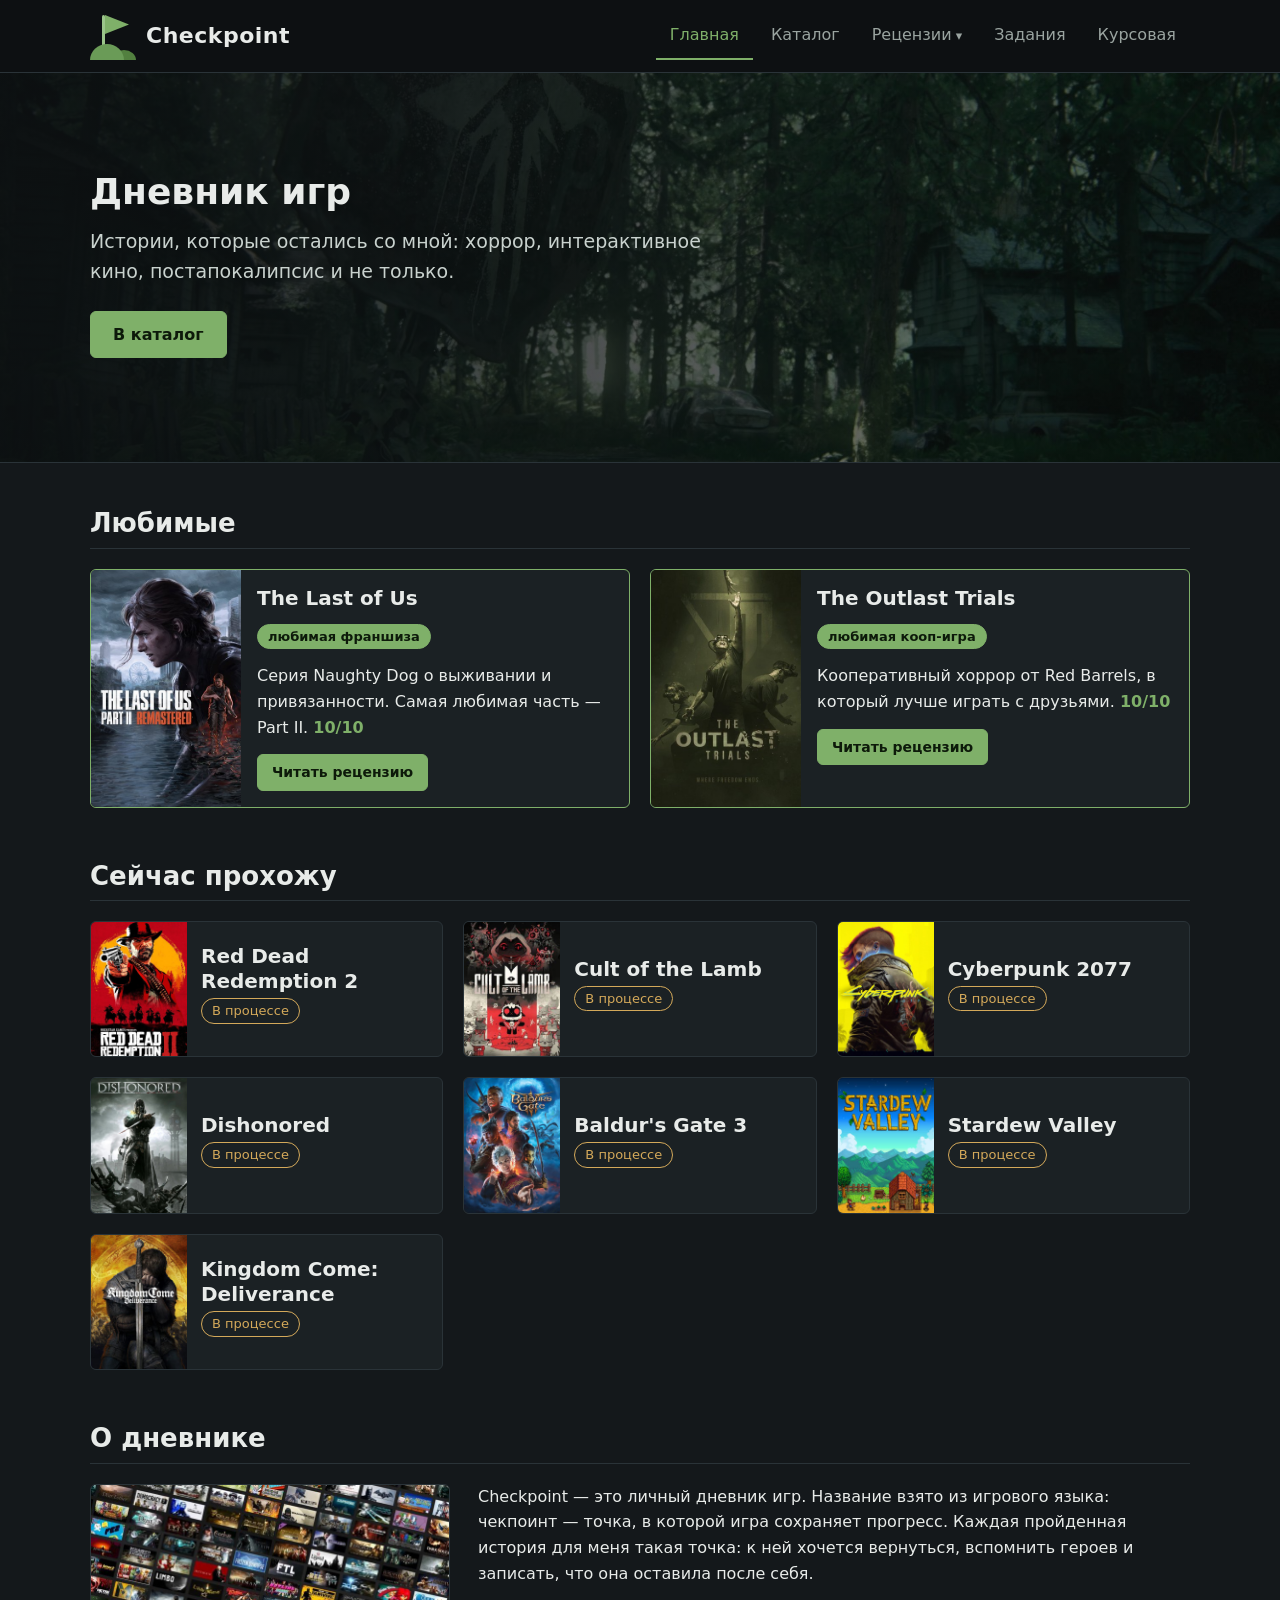
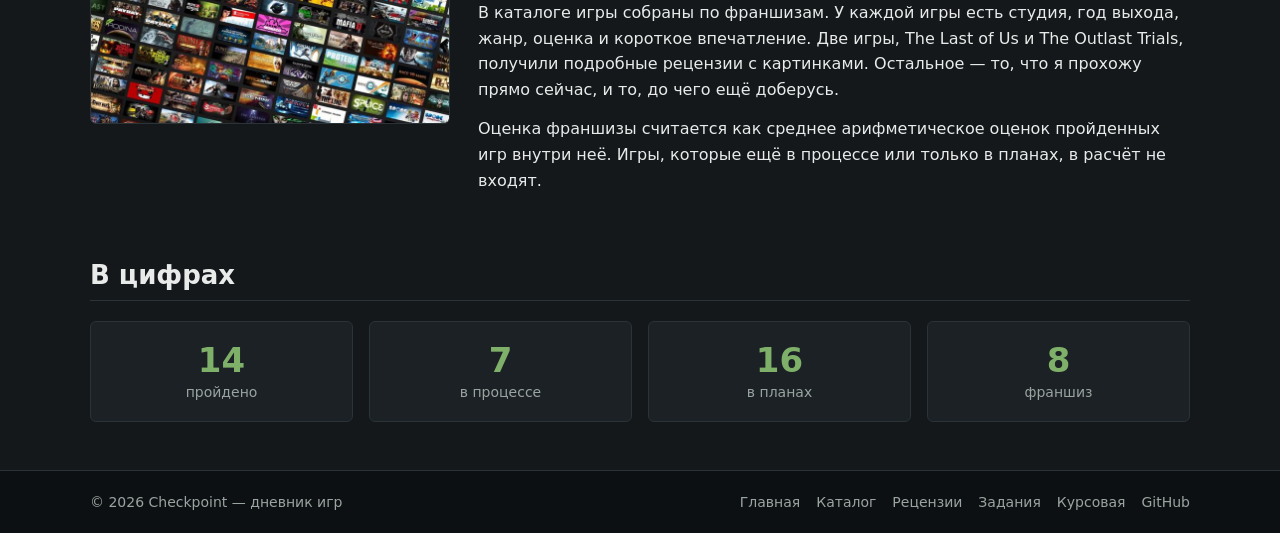
<file: index.html>
<!DOCTYPE html>
<html lang="ru">
<head>
    <meta charset="UTF-8">
    <meta name="viewport" content="width=device-width, initial-scale=1">
    <meta name="description" content="Checkpoint — личный дневник игр: каталог по франшизам, оценки и рецензии.">
    <title>Checkpoint — дневник игр</title>
    <link rel="stylesheet" href="css/style.css">
    <script src="js/main.js" defer></script>
</head>
<body>
    <header class="site-header" id="top">
        <div class="container site-header__inner">
            <a class="logo" href="index.html" aria-label="Checkpoint — на главную">
                <span class="logo__flag" aria-hidden="true">
                    <span class="logo__hill logo__hill--back"></span>
                    <span class="logo__hill"></span>
                </span>
                <span class="logo__text">Checkpoint</span>
            </a>
            <nav class="nav" aria-label="Основное меню">
                <input class="nav__toggle" type="checkbox" id="nav-toggle" aria-label="Меню" aria-controls="nav-list">
                <label class="nav__burger" for="nav-toggle" aria-hidden="true"><span></span></label>
                <ul class="nav__list" id="nav-list">
                    <li class="nav__item"><a class="nav__link is-active" href="index.html" aria-current="page">Главная</a></li>
                    <li class="nav__item"><a class="nav__link" href="catalog.html">Каталог</a></li>
                    <li class="nav__item nav__item--drop">
                        <a class="nav__link" href="reviews.html">Рецензии</a>
                        <ul class="nav__sub">
                            <li><a class="nav__link" href="review-tlou.html">The Last of Us</a></li>
                            <li><a class="nav__link" href="review-trials.html">The Outlast Trials</a></li>
                        </ul>
                    </li>
                    <li class="nav__item"><a class="nav__link" href="tasks/index.html">Задания</a></li>
                    <li class="nav__item"><a class="nav__link" href="coursework.html">Курсовая</a></li>
                </ul>
            </nav>
        </div>
    </header>
    <main>
        <section class="hero">
            <img class="hero__img" src="img/hero.jpg" alt="" width="1920" height="1089">
            <div class="container hero__content">
                <h1>Дневник игр</h1>
                <p>Истории, которые остались со мной: хоррор, интерактивное кино, постапокалипсис и не только.</p>
                <a class="btn" href="catalog.html">В каталог</a>
            </div>
        </section>

        <section class="section container" id="favorites">
            <h2 class="section__title">Любимые</h2>
            <div class="features">
                <article class="feature">
                    <img class="feature__cover" src="img/covers/tlou-part2.jpg" alt="Обложка The Last of Us Part II" width="300" height="420">
                    <div class="feature__body">
                        <h3>The Last of Us</h3>
                        <p><span class="badge badge--fav">любимая франшиза</span></p>
                        <p>Серия Naughty Dog о выживании и привязанности. Самая любимая часть — Part II. <span class="feature__score">10/10</span></p>
                        <a class="btn btn--small" href="review-tlou.html">Читать рецензию</a>
                    </div>
                </article>
                <article class="feature">
                    <img class="feature__cover" src="img/covers/trials.jpg" alt="Обложка The Outlast Trials" width="300" height="420">
                    <div class="feature__body">
                        <h3>The Outlast Trials</h3>
                        <p><span class="badge badge--fav">любимая кооп-игра</span></p>
                        <p>Кооперативный хоррор от Red Barrels, в который лучше играть с друзьями. <span class="feature__score">10/10</span></p>
                        <a class="btn btn--small" href="review-trials.html">Читать рецензию</a>
                    </div>
                </article>
            </div>
        </section>

        <section class="section container" id="in-progress">
            <h2 class="section__title">Сейчас прохожу</h2>
            <div class="cards cards--mini">
                <article class="game-card">
                    <img class="game-card__cover" src="img/covers/rdr2.jpg" alt="Обложка игры Red Dead Redemption 2" width="300" height="420" loading="lazy">
                    <div class="game-card__body">
                        <h3 class="game-card__title"><a class="game-card__link" href="catalog.html#game-rdr2">Red Dead Redemption 2</a></h3>
                        <p class="game-card__status"><span class="badge badge--progress">В процессе</span></p>
                    </div>
                </article>
                <article class="game-card">
                    <img class="game-card__cover" src="img/covers/cult-of-lamb.jpg" alt="Обложка игры Cult of the Lamb" width="300" height="420" loading="lazy">
                    <div class="game-card__body">
                        <h3 class="game-card__title"><a class="game-card__link" href="catalog.html#game-cult-of-lamb">Cult of the Lamb</a></h3>
                        <p class="game-card__status"><span class="badge badge--progress">В процессе</span></p>
                    </div>
                </article>
                <article class="game-card">
                    <img class="game-card__cover" src="img/covers/cyberpunk.jpg" alt="Обложка игры Cyberpunk 2077" width="300" height="420" loading="lazy">
                    <div class="game-card__body">
                        <h3 class="game-card__title"><a class="game-card__link" href="catalog.html#game-cyberpunk">Cyberpunk 2077</a></h3>
                        <p class="game-card__status"><span class="badge badge--progress">В процессе</span></p>
                    </div>
                </article>
                <article class="game-card">
                    <img class="game-card__cover" src="img/covers/dishonored.jpg" alt="Обложка игры Dishonored" width="300" height="420" loading="lazy">
                    <div class="game-card__body">
                        <h3 class="game-card__title"><a class="game-card__link" href="catalog.html#game-dishonored">Dishonored</a></h3>
                        <p class="game-card__status"><span class="badge badge--progress">В процессе</span></p>
                    </div>
                </article>
                <article class="game-card">
                    <img class="game-card__cover" src="img/covers/bg3.jpg" alt="Обложка игры Baldur's Gate 3" width="300" height="420" loading="lazy">
                    <div class="game-card__body">
                        <h3 class="game-card__title"><a class="game-card__link" href="catalog.html#game-bg3">Baldur's Gate 3</a></h3>
                        <p class="game-card__status"><span class="badge badge--progress">В процессе</span></p>
                    </div>
                </article>
                <article class="game-card">
                    <img class="game-card__cover" src="img/covers/stardew.jpg" alt="Обложка игры Stardew Valley" width="300" height="420" loading="lazy">
                    <div class="game-card__body">
                        <h3 class="game-card__title"><a class="game-card__link" href="catalog.html#game-stardew">Stardew Valley</a></h3>
                        <p class="game-card__status"><span class="badge badge--progress">В процессе</span></p>
                    </div>
                </article>
                <article class="game-card">
                    <img class="game-card__cover" src="img/covers/kcd1.jpg" alt="Обложка игры Kingdom Come: Deliverance" width="300" height="420" loading="lazy">
                    <div class="game-card__body">
                        <h3 class="game-card__title"><a class="game-card__link" href="catalog.html#game-kcd1">Kingdom Come: Deliverance</a></h3>
                        <p class="game-card__status"><span class="badge badge--progress">В процессе</span></p>
                    </div>
                </article>
            </div>
        </section>

        <section class="section container" id="about">
            <h2 class="section__title">О дневнике</h2>
            <div class="about">
                <img class="about__img" src="img/about.jpg" alt="Иллюстрация к дневнику игр" width="720" height="480" loading="lazy">
                <div class="about__text">
                    <p>Checkpoint — это личный дневник игр. Название взято из игрового языка: чекпоинт — точка, в которой игра сохраняет прогресс. Каждая пройденная история для меня такая точка: к ней хочется вернуться, вспомнить героев и записать, что она оставила после себя.</p>
                    <p>В каталоге игры собраны по франшизам. У каждой игры есть студия, год выхода, жанр, оценка и короткое впечатление. Две игры, The Last of Us и The Outlast Trials, получили подробные рецензии с картинками. Остальное — то, что я прохожу прямо сейчас, и то, до чего ещё доберусь.</p>
                    <p>Оценка франшизы считается как среднее арифметическое оценок пройденных игр внутри неё. Игры, которые ещё в процессе или только в планах, в расчёт не входят.</p>
                </div>
            </div>
        </section>

        <section class="section container" id="stats">
            <h2 class="section__title">В цифрах</h2>
            <dl class="stats">
                <div class="stats__item"><dt>пройдено</dt><dd>14</dd></div>
                <div class="stats__item"><dt>в процессе</dt><dd>7</dd></div>
                <div class="stats__item"><dt>в планах</dt><dd>16</dd></div>
                <div class="stats__item"><dt>франшиз</dt><dd>8</dd></div>
            </dl>
        </section>
    </main>
    <footer class="site-footer">
        <div class="container site-footer__inner">
            <p>© 2026 Checkpoint — дневник игр</p>
            <ul class="site-footer__nav">
                <li><a href="index.html">Главная</a></li>
                <li><a href="catalog.html">Каталог</a></li>
                <li><a href="reviews.html">Рецензии</a></li>
                <li><a href="tasks/index.html">Задания</a></li>
                <li><a href="coursework.html">Курсовая</a></li>
                <li><a href="https://github.com/tuliplya">GitHub</a></li>
            </ul>
        </div>
    </footer>
    <a class="to-top" href="#top" aria-label="Наверх"></a>
</body>
</html>
</file>
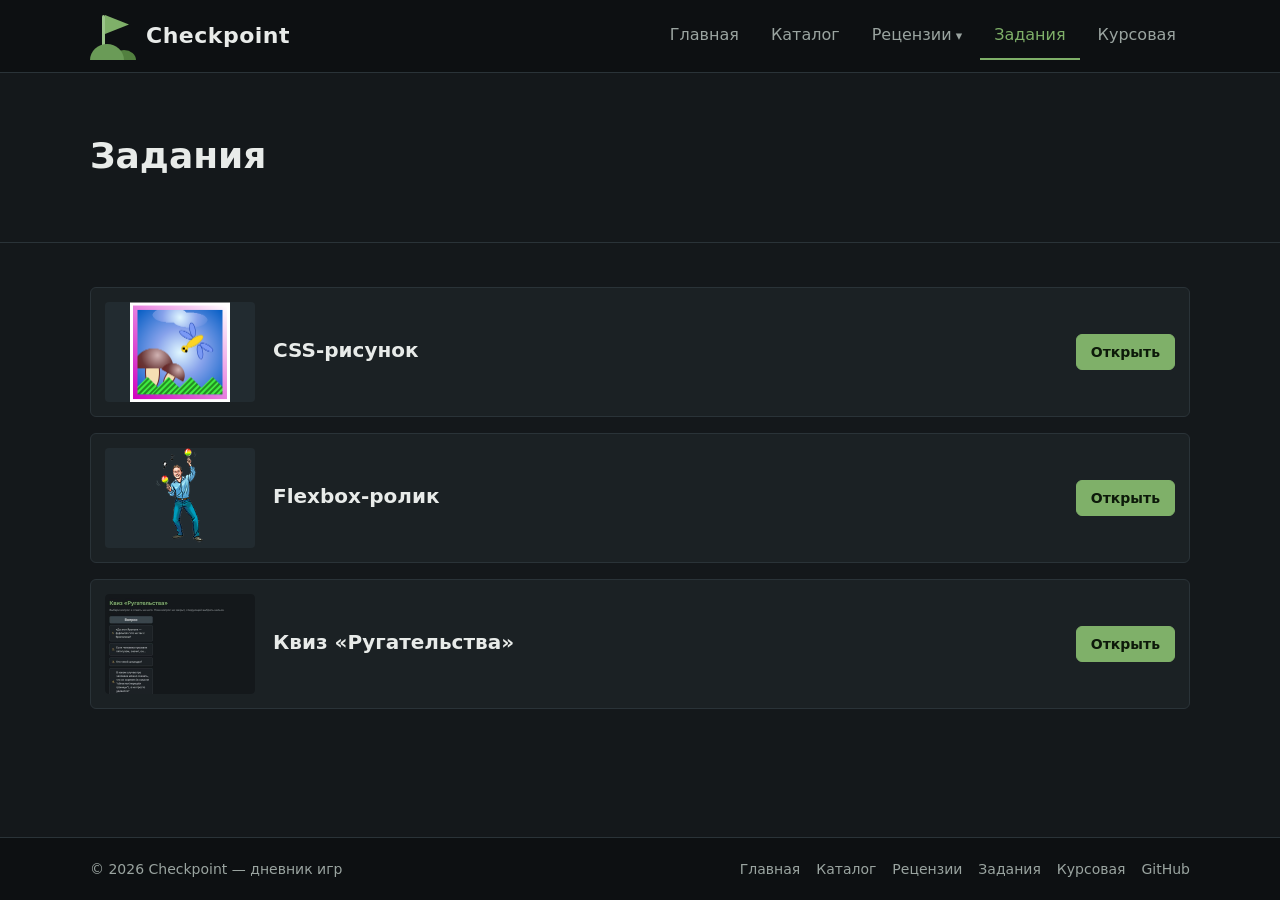
<file: tasks/index.html>
<!DOCTYPE html>
<html lang="ru">
<head>
    <meta charset="UTF-8">
    <meta name="viewport" content="width=device-width, initial-scale=1">
    <meta name="description" content="Учебные работы по вёрстке: CSS-рисунок, Flexbox-ролик и квиз.">
    <title>Задания — Checkpoint</title>
    <link rel="stylesheet" href="../css/style.css">
    <script src="../js/main.js" defer></script>
</head>
<body>
    <header class="site-header" id="top">
        <div class="container site-header__inner">
            <a class="logo" href="../index.html" aria-label="Checkpoint — на главную">
                <span class="logo__flag" aria-hidden="true">
                    <span class="logo__hill logo__hill--back"></span>
                    <span class="logo__hill"></span>
                </span>
                <span class="logo__text">Checkpoint</span>
            </a>
            <nav class="nav" aria-label="Основное меню">
                <input class="nav__toggle" type="checkbox" id="nav-toggle" aria-label="Меню" aria-controls="nav-list">
                <label class="nav__burger" for="nav-toggle" aria-hidden="true"><span></span></label>
                <ul class="nav__list" id="nav-list">
                    <li class="nav__item"><a class="nav__link" href="../index.html">Главная</a></li>
                    <li class="nav__item"><a class="nav__link" href="../catalog.html">Каталог</a></li>
                    <li class="nav__item nav__item--drop">
                        <a class="nav__link" href="../reviews.html">Рецензии</a>
                        <ul class="nav__sub">
                            <li><a class="nav__link" href="../review-tlou.html">The Last of Us</a></li>
                            <li><a class="nav__link" href="../review-trials.html">The Outlast Trials</a></li>
                        </ul>
                    </li>
                    <li class="nav__item"><a class="nav__link is-active" href="../tasks/index.html" aria-current="page">Задания</a></li>
                    <li class="nav__item"><a class="nav__link" href="../coursework.html">Курсовая</a></li>
                </ul>
            </nav>
        </div>
    </header>
    <main>
        <div class="page-head page-head--compact">
            <div class="container">
                <h1>Задания</h1>
            </div>
        </div>

        <section class="section container">
            <ul class="task-list">
                <li class="task-card">
                    <img class="task-card__img" src="../img/tasks/picture.png" alt="CSS-рисунок: пчела и грибы" width="150" height="100">
                    <div class="task-card__body">
                        <h3>CSS-рисунок</h3>
                    </div>
                    <a class="btn btn--small" href="picture.html">Открыть</a>
                </li>
                <li class="task-card">
                    <img class="task-card__img" src="../works/roller/img/mask3.png" alt="Персонаж из Flexbox-ролика" width="150" height="100">
                    <div class="task-card__body">
                        <h3>Flexbox-ролик</h3>
                    </div>
                    <a class="btn btn--small" href="roller.html">Открыть</a>
                </li>
                <li class="task-card">
                    <img class="task-card__img" src="../img/tasks/quiz.jpg" alt="Заставка квиза «Ругательства»" width="150" height="100">
                    <div class="task-card__body">
                        <h3>Квиз «Ругательства»</h3>
                    </div>
                    <a class="btn btn--small" href="quiz.html">Открыть</a>
                </li>
            </ul>
        </section>
    </main>
    <footer class="site-footer">
        <div class="container site-footer__inner">
            <p>© 2026 Checkpoint — дневник игр</p>
            <ul class="site-footer__nav">
                <li><a href="../index.html">Главная</a></li>
                <li><a href="../catalog.html">Каталог</a></li>
                <li><a href="../reviews.html">Рецензии</a></li>
                <li><a href="../tasks/index.html">Задания</a></li>
                <li><a href="../coursework.html">Курсовая</a></li>
                <li><a href="https://github.com/tuliplya">GitHub</a></li>
            </ul>
        </div>
    </footer>
    <a class="to-top" href="#top" aria-label="Наверх"></a>
</body>
</html>
</file>
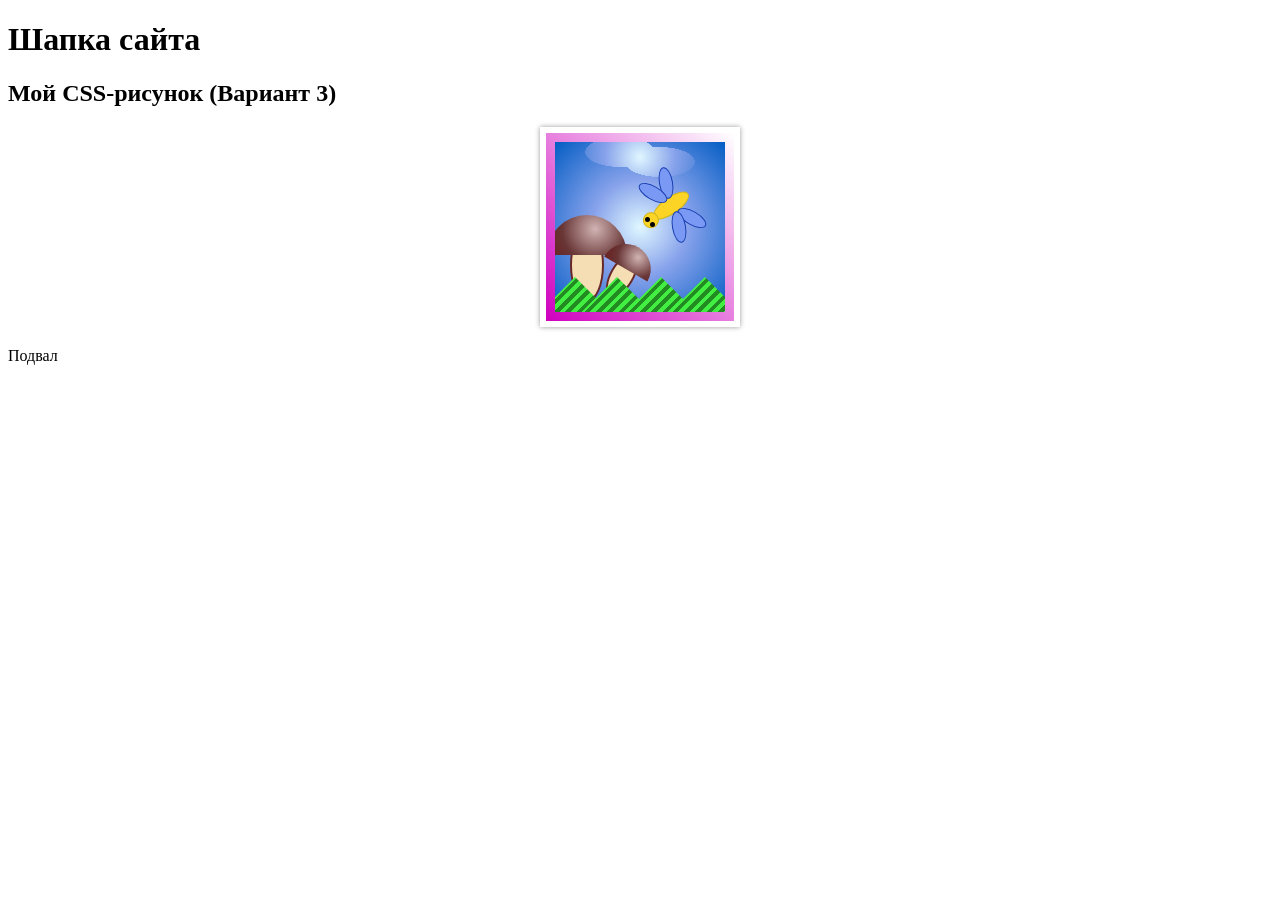
<file: works/picture/index.html>
<!DOCTYPE html>
<html lang="ru">
    <head>
        <meta charset="UTF-8">
        <meta name="viewport" content="width=device-width, initial-scale=1">
        <title>Мой сайт</title>
        <link rel="stylesheet" href="pic.css">
    </head>
    <body>
        <header>
            <h1>Шапка сайта</h1>
        </header>
        <div class="content">
            <h2>Мой CSS-рисунок (Вариант 3)</h2>
            <div class="picture-container">
                <div class="outside-border"></div>
                <div class="inside-border"></div>
                <div class="sky">
                    <div class="mushroom-left"></div>
                    <div class="mushroom-right"></div>
                    <div class="cloud"></div>
                    <div class="bee"></div>
                        <div class="wing wing-left-bottom"></div>
                        <div class="wing wing-left-top"></div>
                        <div class="wing wing-right-bottom"></div>
                        <div class="wing wing-right-top"></div>
                        <div class="eye eye-left"></div>
                        <div class="eye eye-right"></div>
                    <div class="grass">
                        <div class="grass-blade"></div>
                        <div class="grass-blade"></div>
                        <div class="grass-blade"></div>
                        <div class="grass-blade"></div>
                    </div>
                </div>
                
                
            </div>
        </div>
        <footer>
            <p>Подвал</p>
        </footer>
    </body>
</html>
</file>
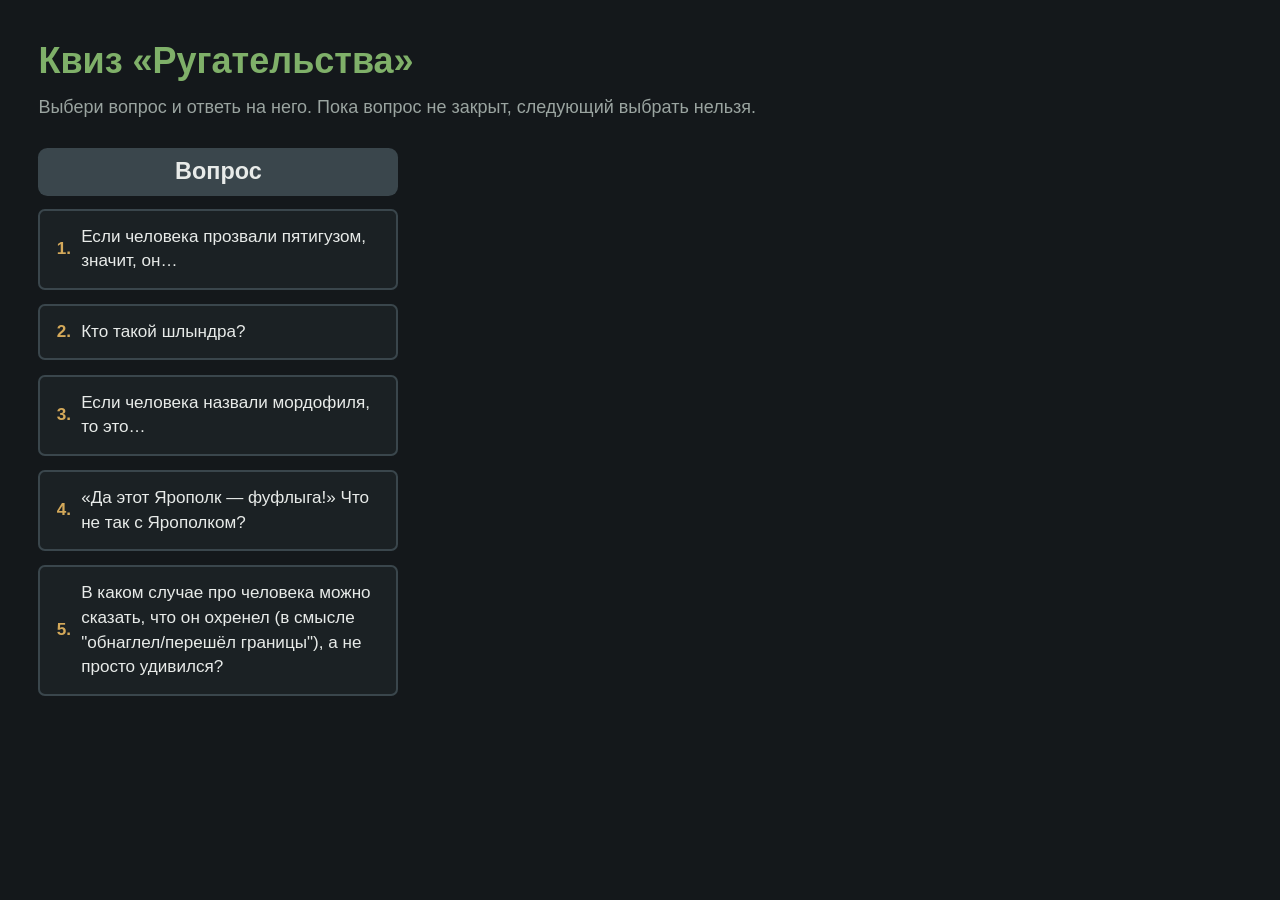
<file: works/quiz/index.html>
<!DOCTYPE html>
<html lang="ru">
<head>
    <meta charset="UTF-8">
    <meta name="viewport" content="width=device-width, initial-scale=1.0">
    <title>Квиз «Ругательства»</title>
    <link rel="stylesheet" href="quiz.css">
</head>
<body>
    <main class="page">
        <header class="page__head">
            <h1>Квиз «Ругательства»</h1>
            <p>Выбери вопрос и ответь на него. Пока вопрос не закрыт, следующий выбрать нельзя.</p>
        </header>

        <p class="finish" id="finish-msg" hidden></p>
        <p class="stats" id="stats" hidden></p>

        <div class="quiz">
            <h2 class="quiz__label">Вопрос</h2>

            <section class="quiz-area" id="quiz-area" aria-label="Вопросы"></section>

            <section class="answers" id="answers-area" aria-live="polite" aria-label="Ответы"></section>
        </div>
    </main>

    <script src="quiz.js"></script>
</body>
</html>
</file>
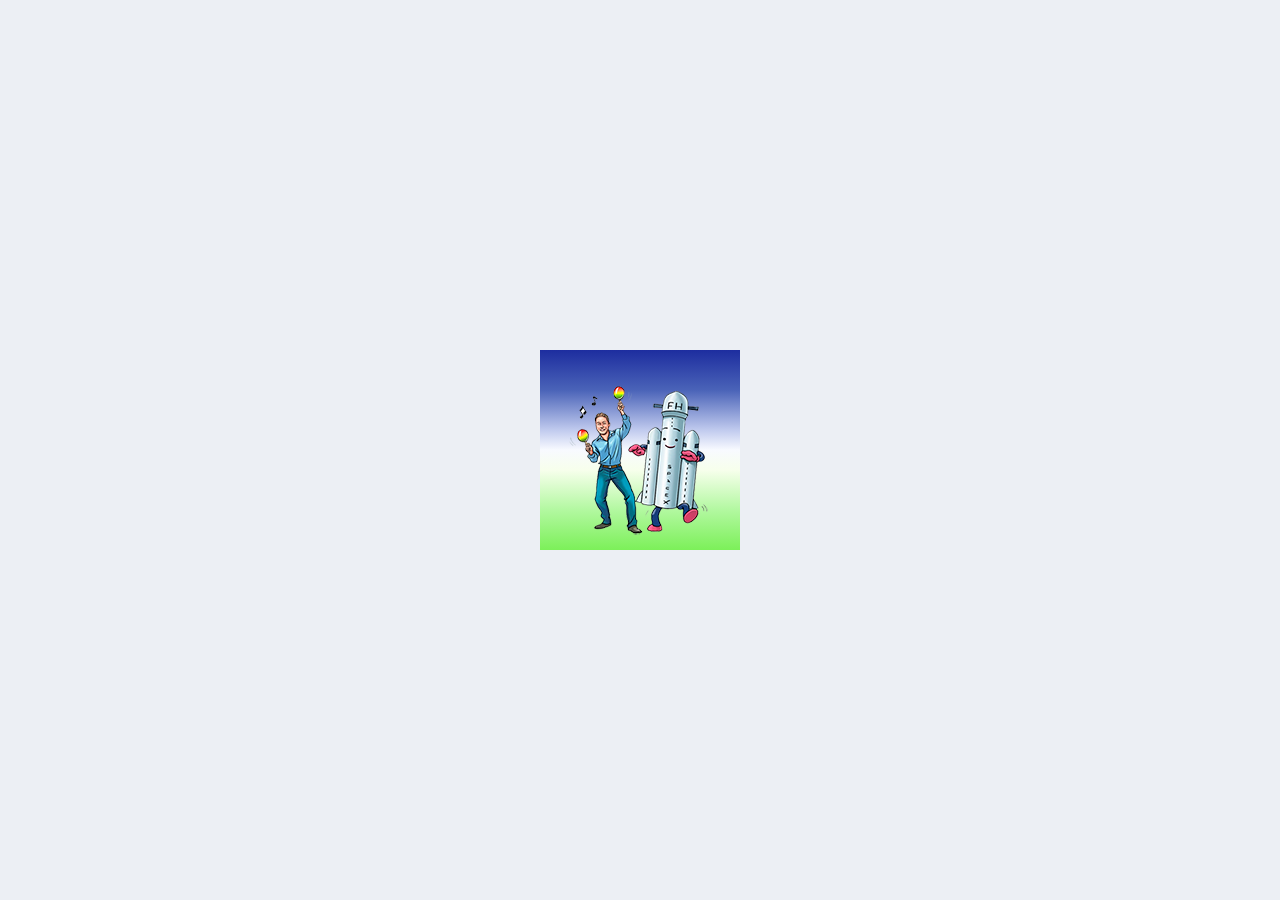
<file: works/roller/index.html>
<!DOCTYPE html>
<html lang="ru">
<head>
    <meta charset="UTF-8">
    <meta name="viewport" content="width=device-width, initial-scale=1.0">
    <title>Flexbox-ролик, вариант 4</title>
    <link rel="stylesheet" href="style.css">
</head>
<body>

<div class="roller">

    <div class="scene scene-idle">
        <img class="dancer" src="img/mask3.png" alt="Маск с маракасами">
        <img class="fh-rocket" src="img/mask2.png" alt="Ракета Falcon Heavy">
    </div>

    <div class="scene scene-hover">
        <img class="musk-sad" src="img/mask5.png" alt="Маск">
        <span class="rocket-zone"></span>
        <img class="rocket" src="img/mask4.png" alt="Ракета">
        <p class="caption">Как тебе такое?</p>
    </div>

    <div class="scene scene-click">
        <p class="caption-vertical">Меня не удивишь</p>
        <div class="musk-finger">
            <img class="body" src="img/finger3.png" alt="Маск">
            <img class="finger" src="img/finger2.png" alt="">
        </div>
    </div>

</div>

</body>
</html>
</file>
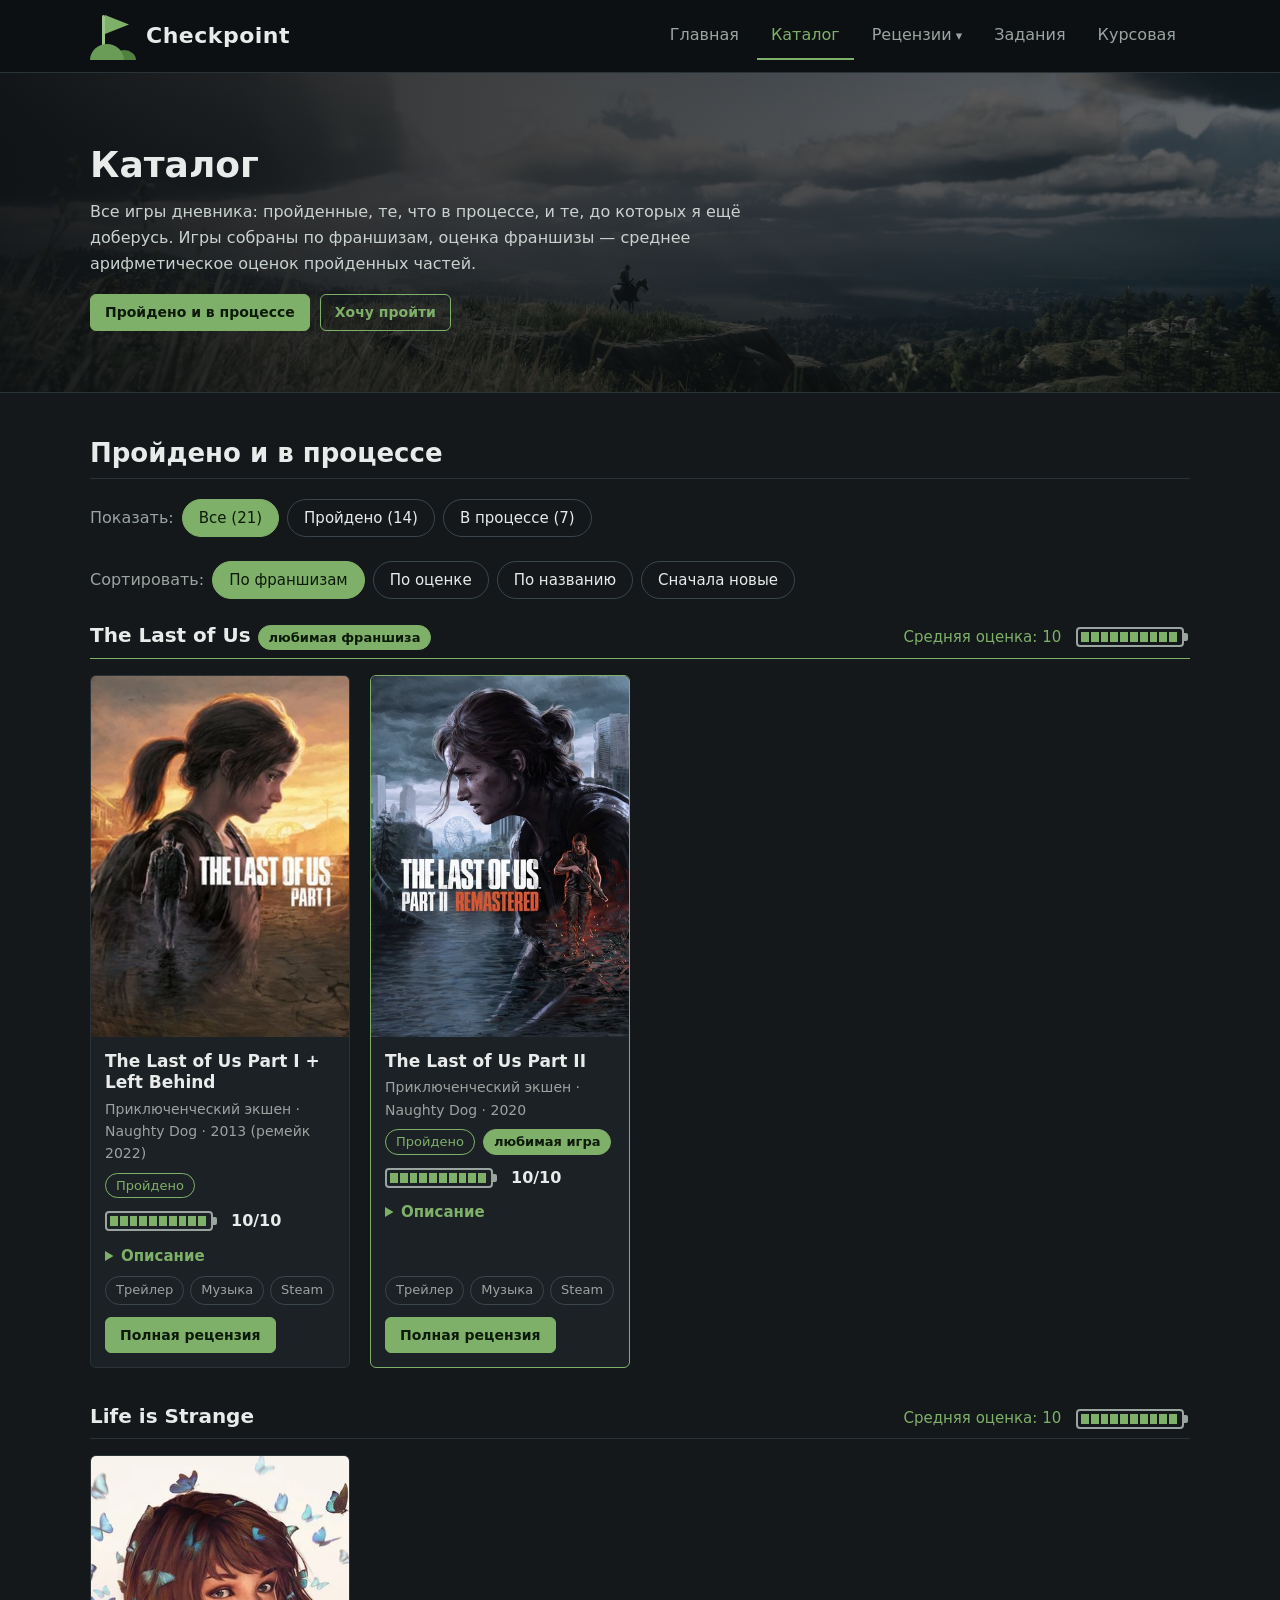
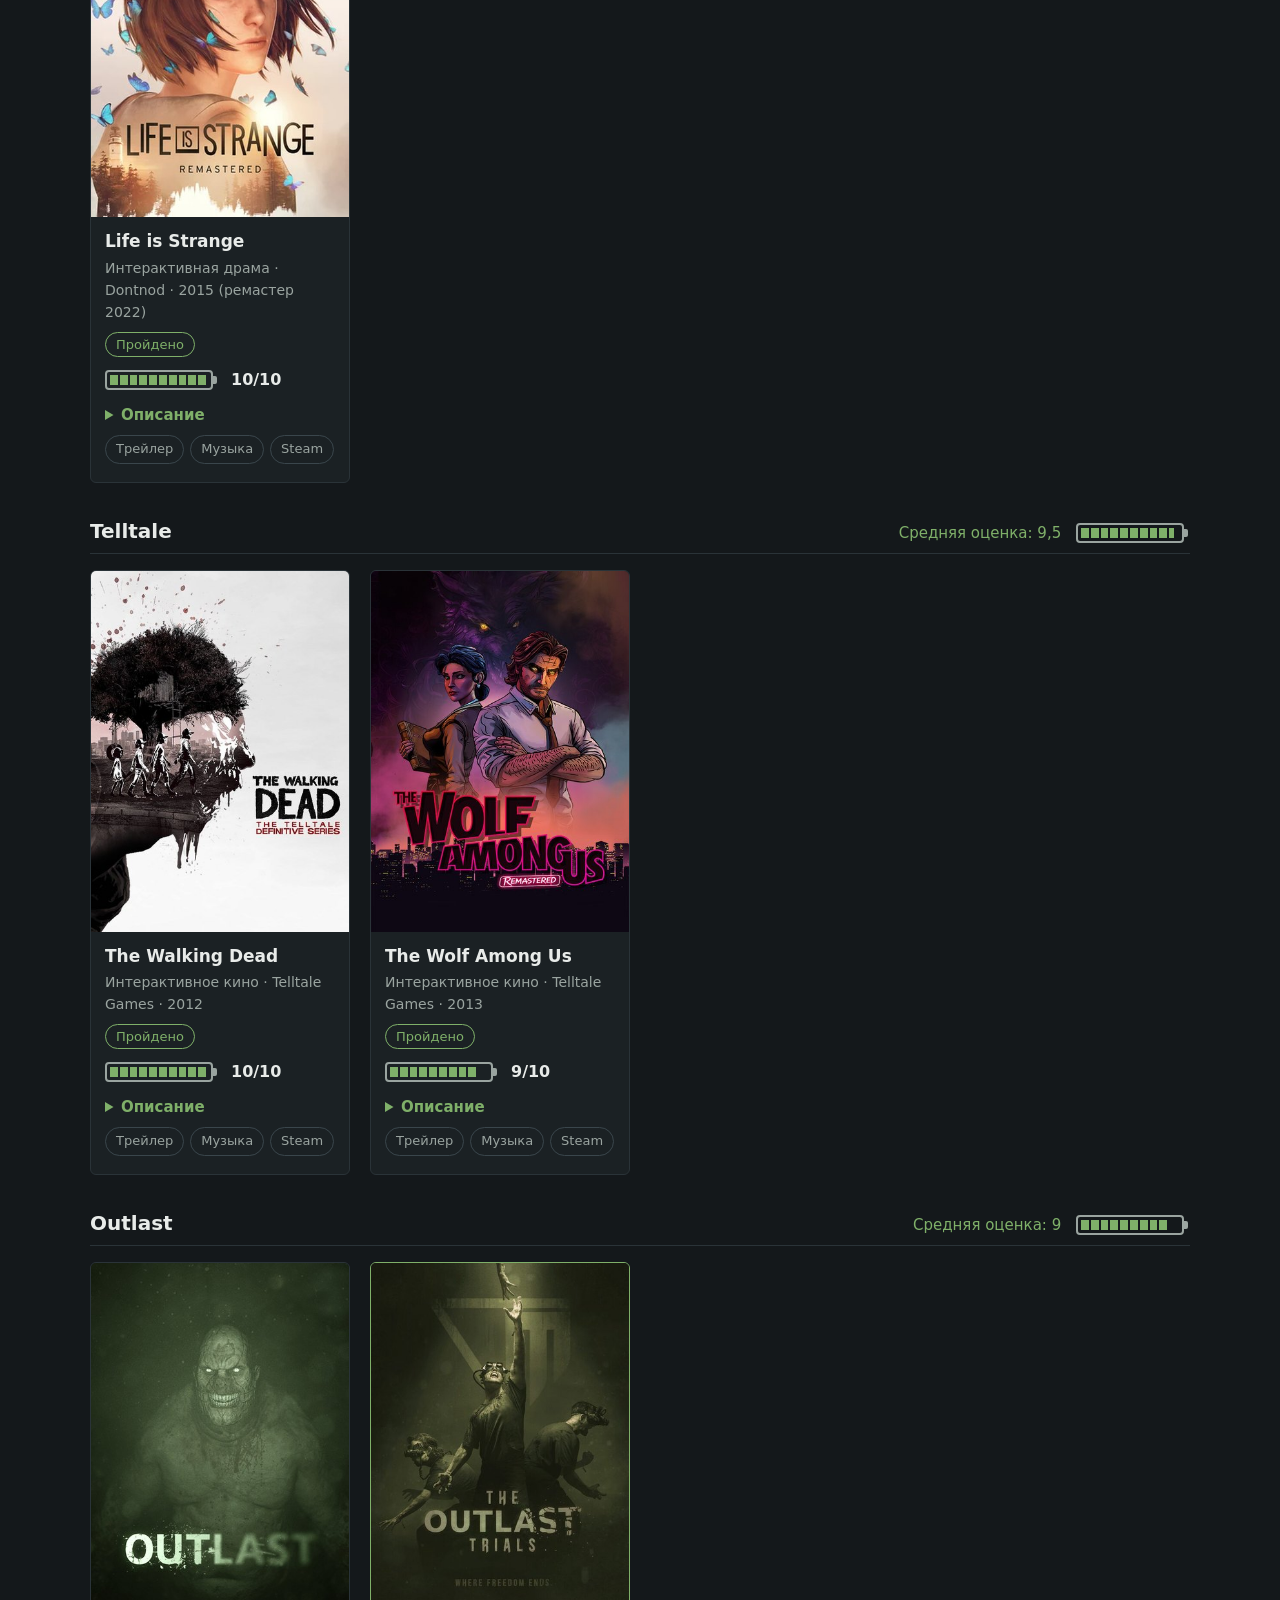
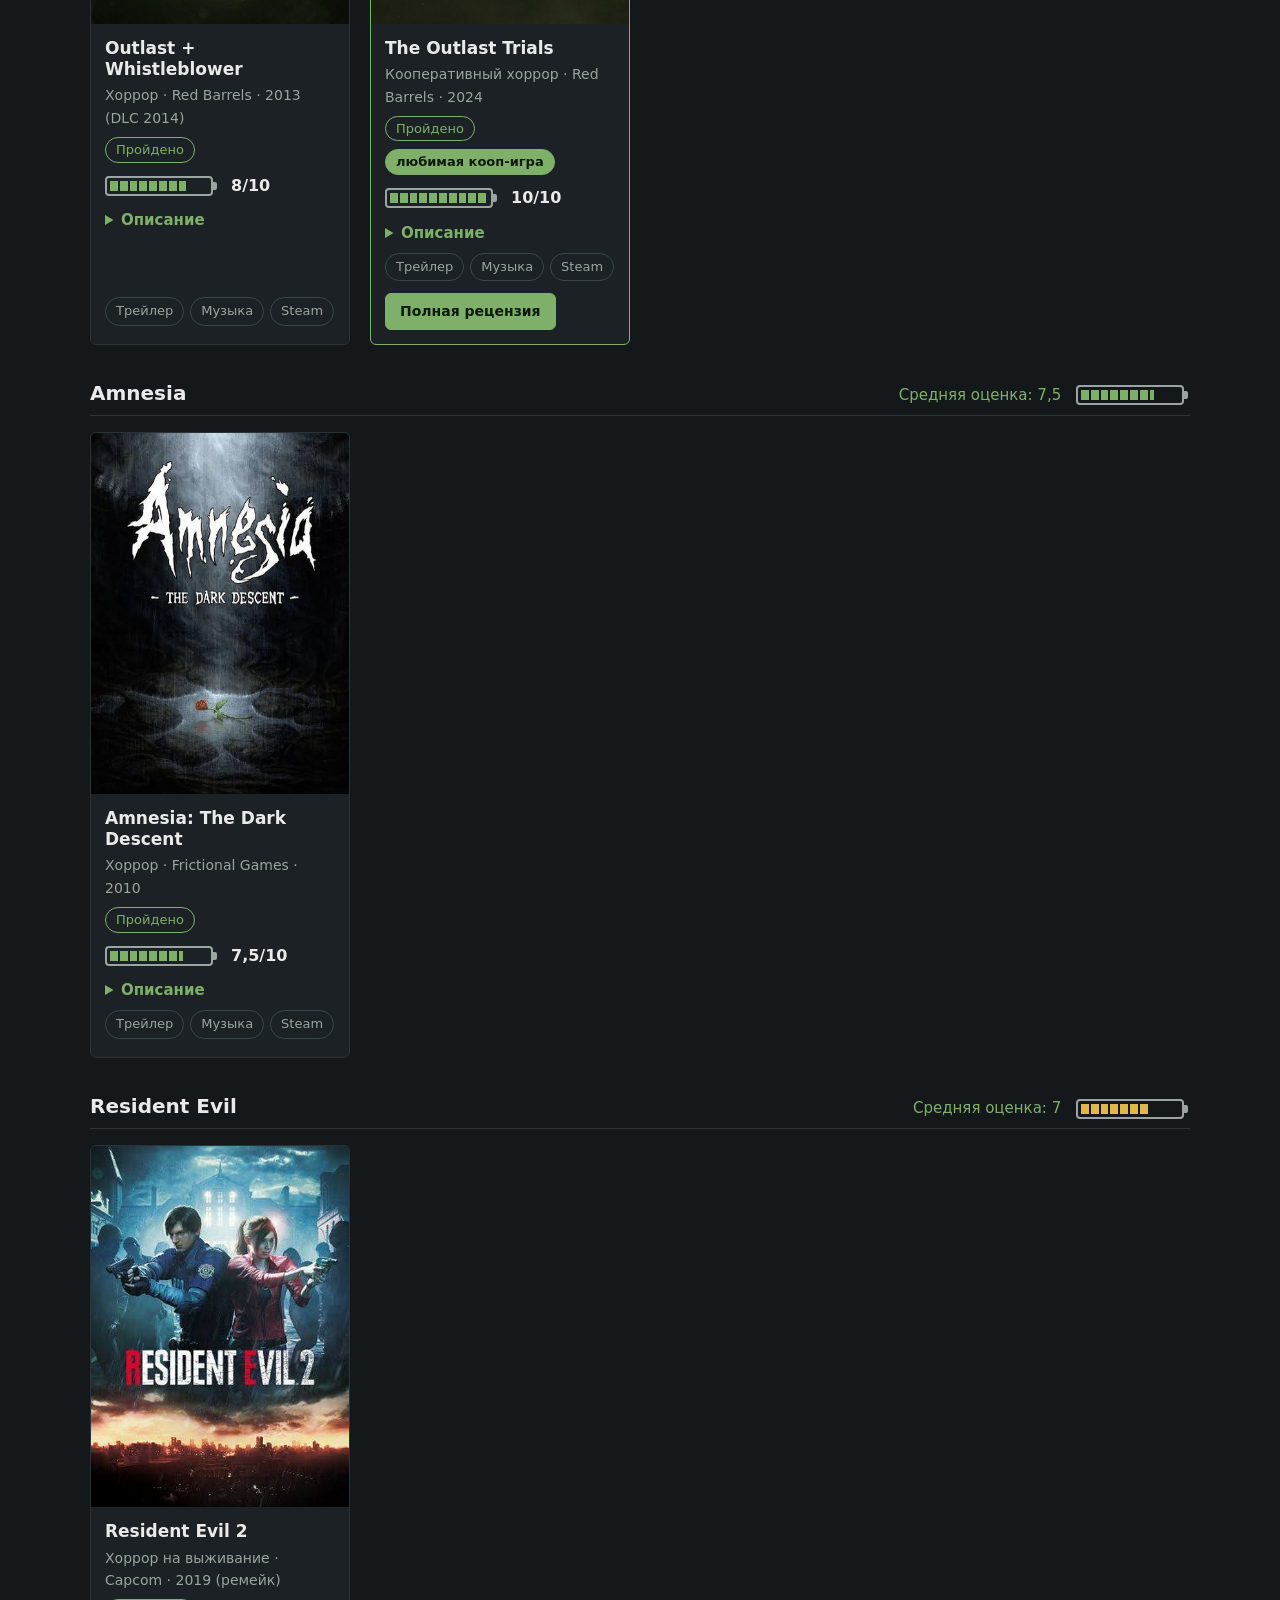
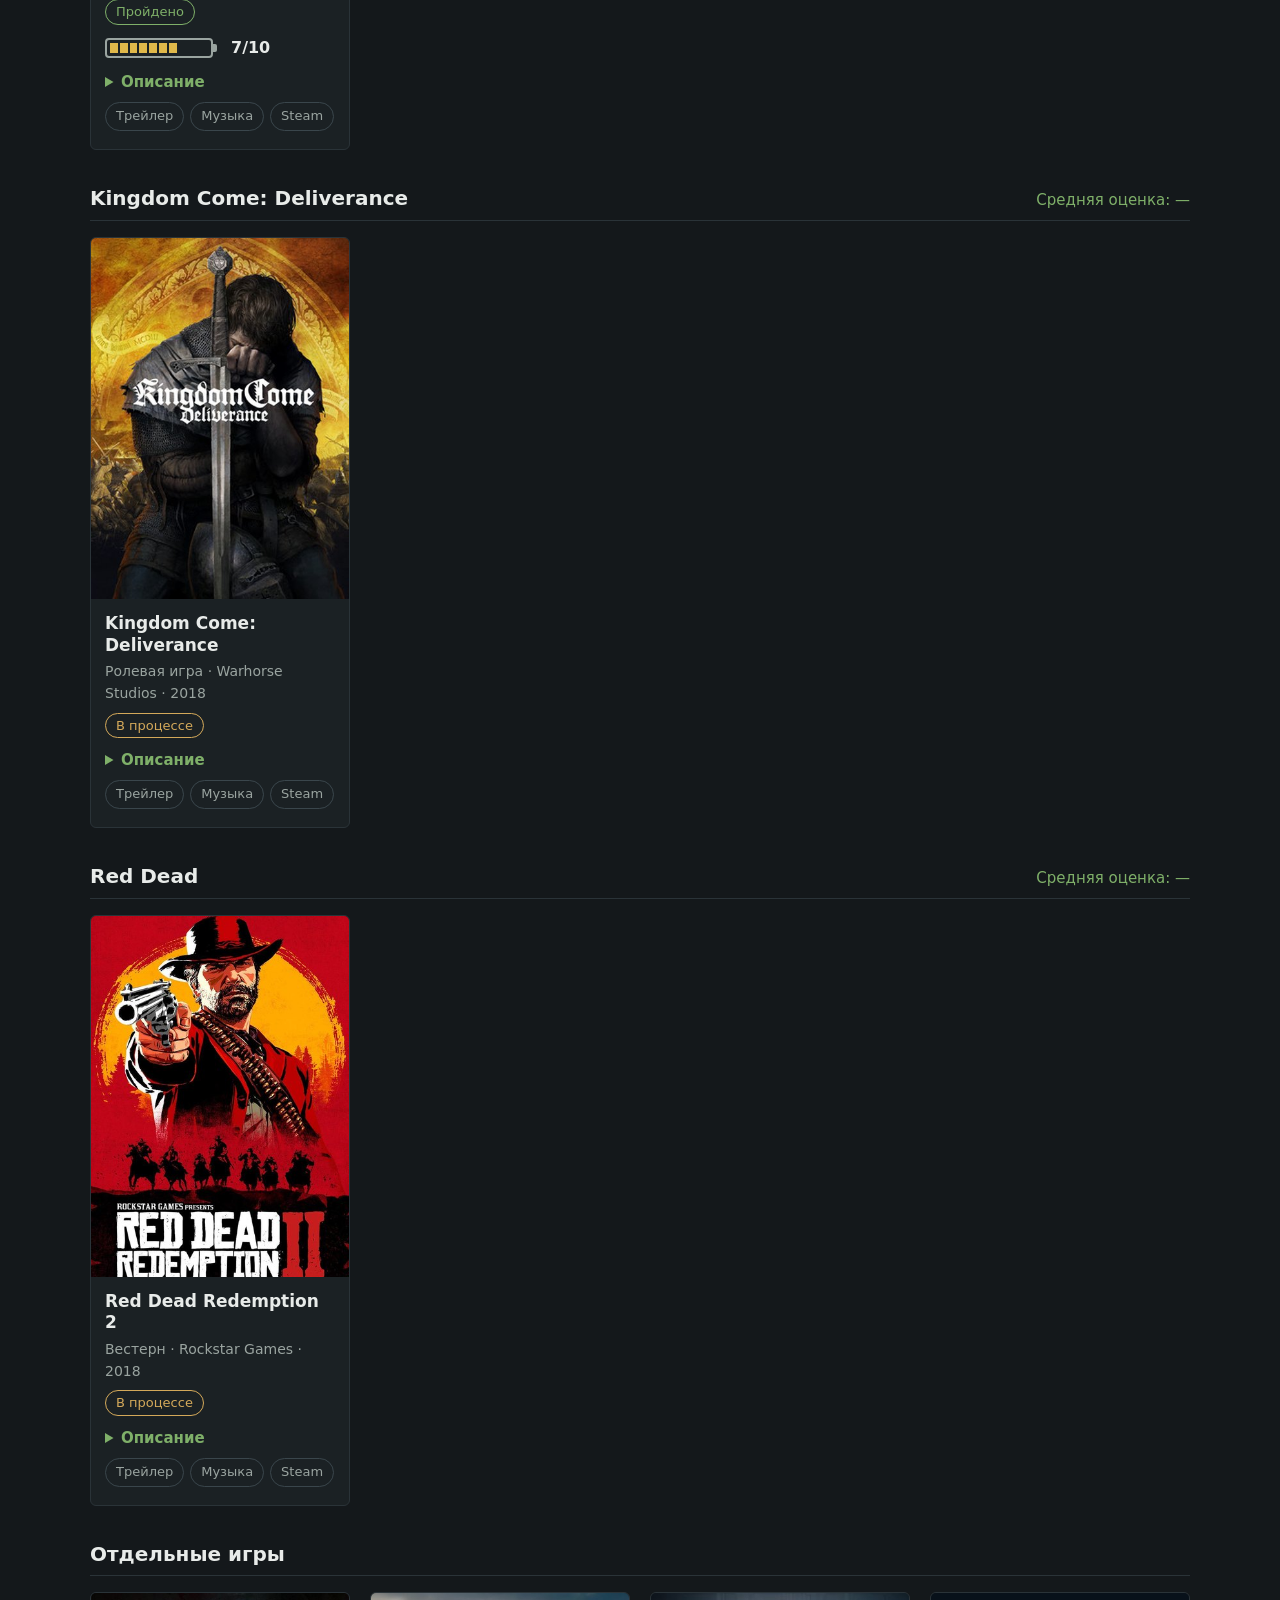
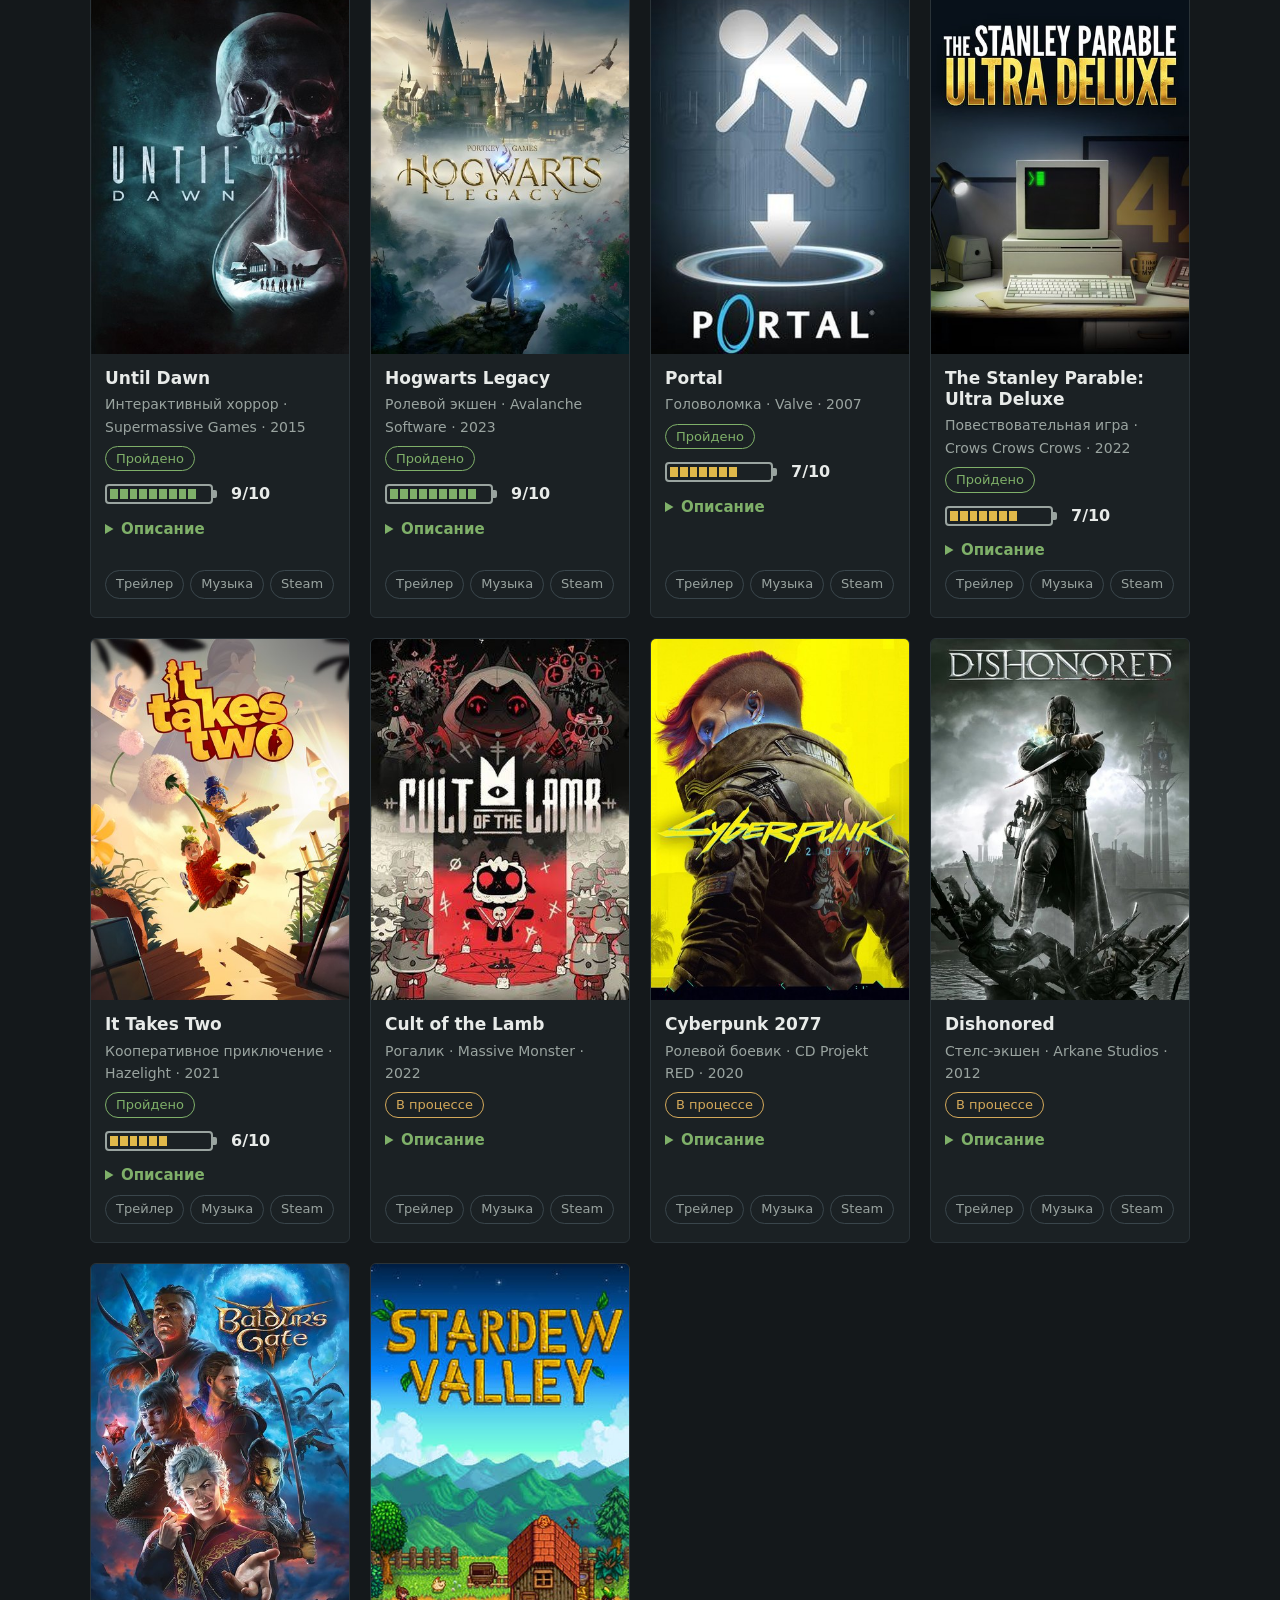
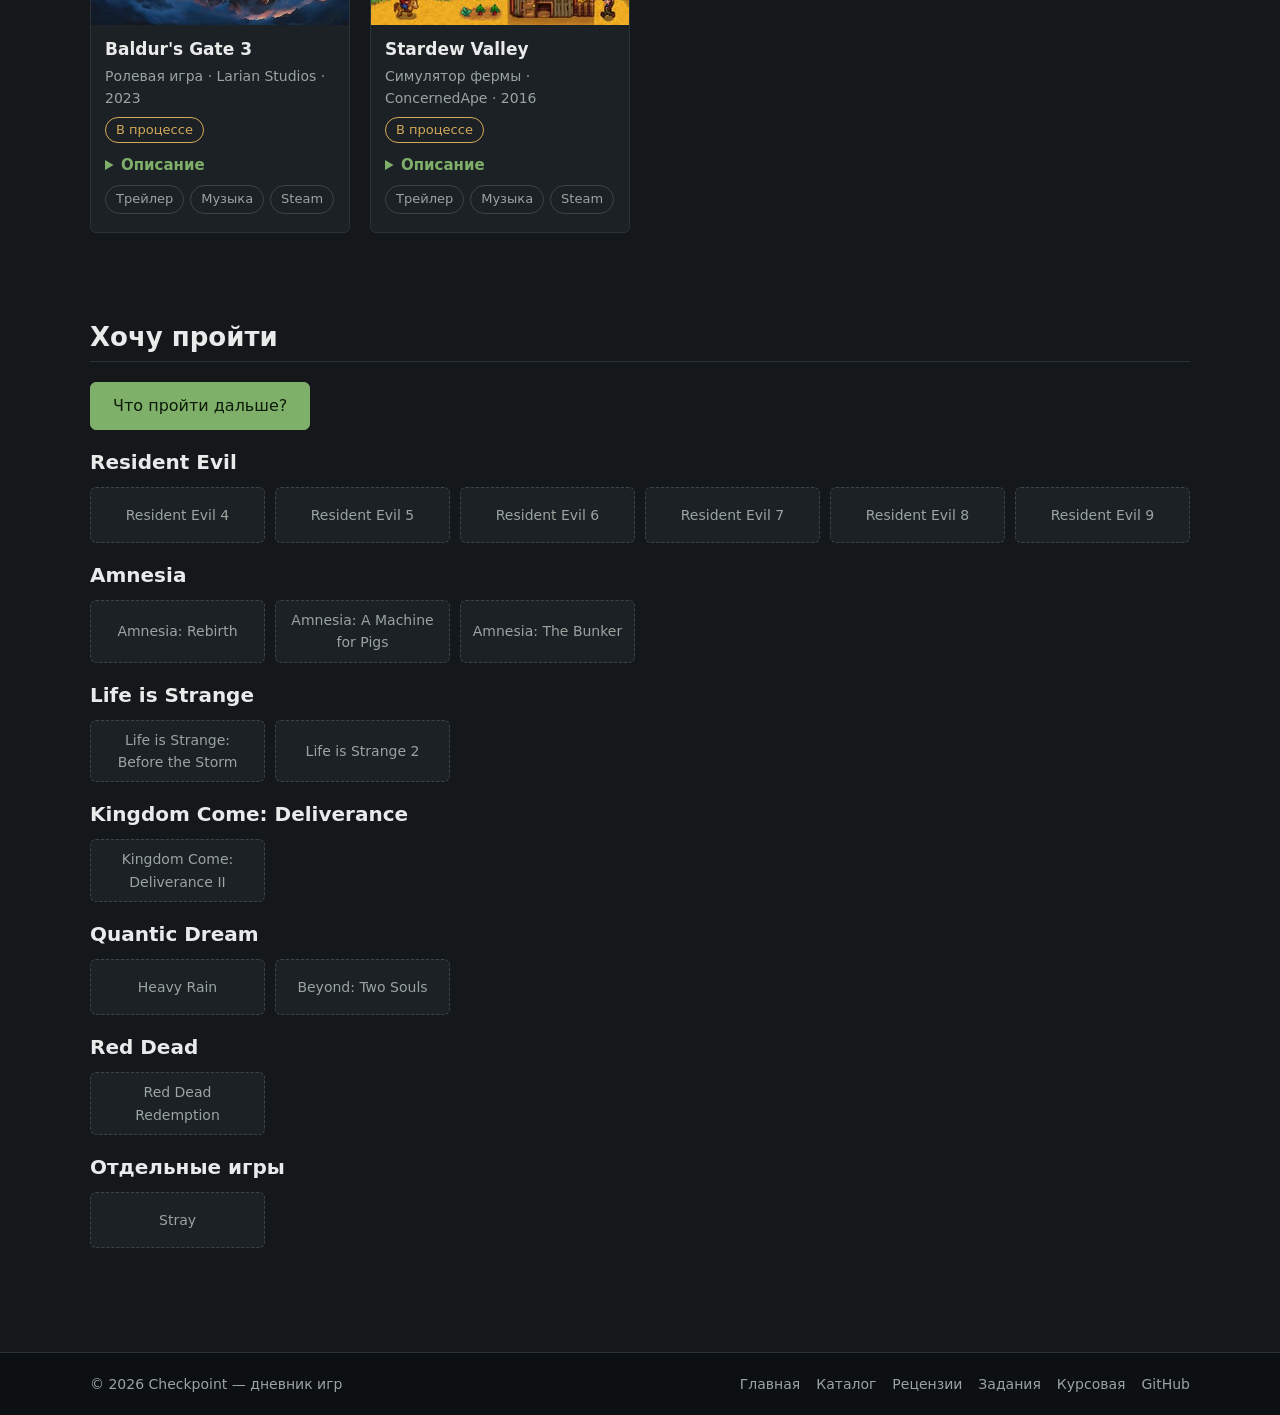
<file: catalog.html>
<!DOCTYPE html>
<html lang="ru">
<head>
    <meta charset="UTF-8">
    <meta name="viewport" content="width=device-width, initial-scale=1">
    <meta name="description" content="Каталог игр дневника Checkpoint: франшизы, оценки, статусы и игры в планах.">
    <title>Каталог — Checkpoint</title>
    <link rel="stylesheet" href="css/style.css">
    <script src="js/main.js" defer></script>
</head>
<body>
    <header class="site-header" id="top">
        <div class="container site-header__inner">
            <a class="logo" href="index.html" aria-label="Checkpoint — на главную">
                <span class="logo__flag" aria-hidden="true">
                    <span class="logo__hill logo__hill--back"></span>
                    <span class="logo__hill"></span>
                </span>
                <span class="logo__text">Checkpoint</span>
            </a>
            <nav class="nav" aria-label="Основное меню">
                <input class="nav__toggle" type="checkbox" id="nav-toggle" aria-label="Меню" aria-controls="nav-list">
                <label class="nav__burger" for="nav-toggle" aria-hidden="true"><span></span></label>
                <ul class="nav__list" id="nav-list">
                    <li class="nav__item"><a class="nav__link" href="index.html">Главная</a></li>
                    <li class="nav__item"><a class="nav__link is-active" href="catalog.html" aria-current="page">Каталог</a></li>
                    <li class="nav__item nav__item--drop">
                        <a class="nav__link" href="reviews.html">Рецензии</a>
                        <ul class="nav__sub">
                            <li><a class="nav__link" href="review-tlou.html">The Last of Us</a></li>
                            <li><a class="nav__link" href="review-trials.html">The Outlast Trials</a></li>
                        </ul>
                    </li>
                    <li class="nav__item"><a class="nav__link" href="tasks/index.html">Задания</a></li>
                    <li class="nav__item"><a class="nav__link" href="coursework.html">Курсовая</a></li>
                </ul>
            </nav>
        </div>
    </header>
    <main>
        <div class="page-head page-head--cover">
            <img class="page-head__img" src="img/catalog-cover.jpg" alt="" width="1920" height="804">
            <div class="container">
                <h1>Каталог</h1>
                <p>Все игры дневника: пройденные, те, что в процессе, и те, до которых я ещё доберусь. Игры собраны по франшизам, оценка франшизы — среднее арифметическое оценок пройденных частей.</p>
                <div class="catalog-nav">
                    <a class="btn btn--small" href="#done">Пройдено и в процессе</a>
                    <a class="btn btn--small btn--ghost" href="#plans">Хочу пройти</a>
                </div>
            </div>
        </div>

        <section class="section container" id="done">
            <h2 class="section__title">Пройдено и в процессе</h2>
            <div class="filter" data-filter-bar hidden>
                <span class="filter__label">Показать:</span>
                <button class="filter__btn is-active" type="button" data-filter="all" aria-pressed="true">Все</button>
                <button class="filter__btn" type="button" data-filter="done" aria-pressed="false">Пройдено</button>
                <button class="filter__btn" type="button" data-filter="progress" aria-pressed="false">В процессе</button>
            </div>
            <div class="filter" data-sort-bar hidden>
                <span class="filter__label">Сортировать:</span>
                <button class="filter__btn is-active" type="button" data-sort="series" aria-pressed="true">По франшизам</button>
                <button class="filter__btn" type="button" data-sort="rating" aria-pressed="false">По оценке</button>
                <button class="filter__btn" type="button" data-sort="title" aria-pressed="false">По названию</button>
                <button class="filter__btn" type="button" data-sort="year" aria-pressed="false">Сначала новые</button>
            </div>
            <section class="franchise franchise--fav" id="tlou">
                <div class="franchise__head">
                    <h3>The Last of Us <span class="badge badge--fav">любимая франшиза</span></h3>
                    <span class="franchise__avg">Средняя оценка: 10 <span class="meter meter--good" style="--score:10" role="img" aria-label="Средняя оценка: 10 из 10"></span></span>
                </div>
                <div class="cards">
                    <article class="game-card" id="game-tlou-part1" data-status="done" data-title="The Last of Us Part I + Left Behind" data-rating="10" data-year="2013">
                        <img class="game-card__cover" src="img/covers/tlou-part1.jpg" alt="Обложка игры The Last of Us Part I + Left Behind" width="300" height="420" loading="lazy">
                        <div class="game-card__body">
                            <h4 class="game-card__title">The Last of Us Part I + Left Behind</h4>
                            <p class="game-card__meta">Приключенческий экшен · Naughty Dog · 2013 (ремейк 2022)</p>
                            <p class="game-card__status">
                                <span class="badge badge--done">Пройдено</span>
                            </p>
                            <div class="game-card__score"><div class="meter meter--good" style="--score:10" role="img" aria-label="Оценка: 10 из 10"></div><span class="game-card__rating">10/10</span></div>
                            <details class="game-card__more">
                                <summary>Описание</summary>
                                <p>История Джоэла и Элли в мире, где пандемия разрушила привычную жизнь. В комплекте дополнение Left Behind о Элли и её подруге Райли.</p>
                            </details>
                            <p class="game-card__links"><a class="chip" href="https://youtu.be/WxjeV10H1F0" target="_blank" rel="noopener">Трейлер</a><a class="chip" href="https://open.spotify.com/album/2GFFxj8aR2XpwIMYanOPjh" target="_blank" rel="noopener">Музыка</a><a class="chip" href="https://store.steampowered.com/app/1888930/" target="_blank" rel="noopener">Steam</a></p>
                            <a class="btn btn--small" href="review-tlou.html">Полная рецензия</a>
                        </div>
                    </article>
                    <article class="game-card game-card--fav" id="game-tlou-part2" data-status="done" data-title="The Last of Us Part II" data-rating="10" data-year="2020">
                        <img class="game-card__cover" src="img/covers/tlou-part2.jpg" alt="Обложка игры The Last of Us Part II" width="300" height="420" loading="lazy">
                        <div class="game-card__body">
                            <h4 class="game-card__title">The Last of Us Part II</h4>
                            <p class="game-card__meta">Приключенческий экшен · Naughty Dog · 2020</p>
                            <p class="game-card__status">
                                <span class="badge badge--done">Пройдено</span>
                                <span class="badge badge--fav">любимая игра</span>
                            </p>
                            <div class="game-card__score"><div class="meter meter--good" style="--score:10" role="img" aria-label="Оценка: 10 из 10"></div><span class="game-card__rating">10/10</span></div>
                            <details class="game-card__more">
                                <summary>Описание</summary>
                                <p>Продолжение истории Элли: игра о мести и о цене, которую за неё платят.</p>
                            </details>
                            <p class="game-card__links"><a class="chip" href="https://youtu.be/vhII1qlcZ4E" target="_blank" rel="noopener">Трейлер</a><a class="chip" href="https://open.spotify.com/album/0tNUmClLcWptIcnoCXpPUC" target="_blank" rel="noopener">Музыка</a><a class="chip" href="https://store.steampowered.com/app/2531310/" target="_blank" rel="noopener">Steam</a></p>
                            <a class="btn btn--small" href="review-tlou.html#part2">Полная рецензия</a>
                        </div>
                    </article>
                </div>
            </section>

            <section class="franchise" id="life-is-strange">
                <div class="franchise__head">
                    <h3>Life is Strange</h3>
                    <span class="franchise__avg">Средняя оценка: 10 <span class="meter meter--good" style="--score:10" role="img" aria-label="Средняя оценка: 10 из 10"></span></span>
                </div>
                <div class="cards">
                    <article class="game-card" id="game-lis" data-status="done" data-title="Life is Strange" data-rating="10" data-year="2015">
                        <img class="game-card__cover" src="img/covers/lis.jpg" alt="Обложка игры Life is Strange" width="300" height="420" loading="lazy">
                        <div class="game-card__body">
                            <h4 class="game-card__title">Life is Strange</h4>
                            <p class="game-card__meta">Интерактивная драма · Dontnod · 2015 (ремастер 2022)</p>
                            <p class="game-card__status">
                                <span class="badge badge--done">Пройдено</span>
                            </p>
                            <div class="game-card__score"><div class="meter meter--good" style="--score:10" role="img" aria-label="Оценка: 10 из 10"></div><span class="game-card__rating">10/10</span></div>
                            <details class="game-card__more">
                                <summary>Описание</summary>
                                <p>Макс Колфилд получает способность перематывать время и вместе с Хлоей расследует тайны городка Аркадия-Бэй.</p>
                            </details>
                            <p class="game-card__links"><a class="chip" href="https://youtu.be/mpRhaXfvG_0" target="_blank" rel="noopener">Трейлер</a><a class="chip" href="https://open.spotify.com/playlist/0uEOz6n3BoNGa39CQVtsbH" target="_blank" rel="noopener">Музыка</a><a class="chip" href="https://store.steampowered.com/app/1265920/" target="_blank" rel="noopener">Steam</a></p>
                        </div>
                    </article>
                </div>
            </section>

            <section class="franchise" id="telltale">
                <div class="franchise__head">
                    <h3>Telltale</h3>
                    <span class="franchise__avg">Средняя оценка: 9,5 <span class="meter meter--good" style="--score:9.5" role="img" aria-label="Средняя оценка: 9,5 из 10"></span></span>
                </div>
                <div class="cards">
                    <article class="game-card" id="game-twd" data-status="done" data-title="The Walking Dead" data-rating="10" data-year="2012">
                        <img class="game-card__cover" src="img/covers/twd.jpg" alt="Обложка игры The Walking Dead" width="300" height="420" loading="lazy">
                        <div class="game-card__body">
                            <h4 class="game-card__title">The Walking Dead</h4>
                            <p class="game-card__meta">Интерактивное кино · Telltale Games · 2012</p>
                            <p class="game-card__status">
                                <span class="badge badge--done">Пройдено</span>
                            </p>
                            <div class="game-card__score"><div class="meter meter--good" style="--score:10" role="img" aria-label="Оценка: 10 из 10"></div><span class="game-card__rating">10/10</span></div>
                            <details class="game-card__more">
                                <summary>Описание</summary>
                                <p>Эпизодическая драма: Ли Эверетт и маленькая Клементина выживают среди зомби, а каждый выбор имеет последствия.</p>
                            </details>
                            <p class="game-card__links"><a class="chip" href="https://youtu.be/fhL776xz9YU" target="_blank" rel="noopener">Трейлер</a><a class="chip" href="https://open.spotify.com/album/1y7gG7YkBPThMQnchbWQaU" target="_blank" rel="noopener">Музыка</a><a class="chip" href="https://store.steampowered.com/app/1449690/" target="_blank" rel="noopener">Steam</a></p>
                        </div>
                    </article>
                    <article class="game-card" id="game-wau" data-status="done" data-title="The Wolf Among Us" data-rating="9" data-year="2013">
                        <img class="game-card__cover" src="img/covers/wau.jpg" alt="Обложка игры The Wolf Among Us" width="300" height="420" loading="lazy">
                        <div class="game-card__body">
                            <h4 class="game-card__title">The Wolf Among Us</h4>
                            <p class="game-card__meta">Интерактивное кино · Telltale Games · 2013</p>
                            <p class="game-card__status">
                                <span class="badge badge--done">Пройдено</span>
                            </p>
                            <div class="game-card__score"><div class="meter meter--good" style="--score:9" role="img" aria-label="Оценка: 9 из 10"></div><span class="game-card__rating">9/10</span></div>
                            <details class="game-card__more">
                                <summary>Описание</summary>
                                <p>Нуарный детектив по мотивам комиксов Fables: шериф Бигби Волк расследует убийство в Фейблтауне.</p>
                            </details>
                            <p class="game-card__links"><a class="chip" href="https://youtu.be/6CEWTE4K1kM" target="_blank" rel="noopener">Трейлер</a><a class="chip" href="https://open.spotify.com/playlist/4w9E01uydTIBlqYzaFBXEF" target="_blank" rel="noopener">Музыка</a><a class="chip" href="https://store.steampowered.com/app/3884860/" target="_blank" rel="noopener">Steam</a></p>
                        </div>
                    </article>
                </div>
            </section>

            <section class="franchise" id="outlast">
                <div class="franchise__head">
                    <h3>Outlast</h3>
                    <span class="franchise__avg">Средняя оценка: 9 <span class="meter meter--good" style="--score:9" role="img" aria-label="Средняя оценка: 9 из 10"></span></span>
                </div>
                <div class="cards">
                    <article class="game-card" id="game-outlast" data-status="done" data-title="Outlast + Whistleblower" data-rating="8" data-year="2013">
                        <img class="game-card__cover" src="img/covers/outlast.jpg" alt="Обложка игры Outlast + Whistleblower" width="300" height="420" loading="lazy">
                        <div class="game-card__body">
                            <h4 class="game-card__title">Outlast + Whistleblower</h4>
                            <p class="game-card__meta">Хоррор · Red Barrels · 2013 (DLC 2014)</p>
                            <p class="game-card__status">
                                <span class="badge badge--done">Пройдено</span>
                            </p>
                            <div class="game-card__score"><div class="meter meter--good" style="--score:8" role="img" aria-label="Оценка: 8 из 10"></div><span class="game-card__rating">8/10</span></div>
                            <details class="game-card__more">
                                <summary>Описание</summary>
                                <p>Хоррор без оружия: журналист Майлз Апшер исследует психиатрическую лечебницу Маунт-Мэссив. DLC Whistleblower рассказывает о другом герое — Уэйлоне Парке.</p>
                            </details>
                            <p class="game-card__links"><a class="chip" href="https://youtu.be/uKA-IA4locM" target="_blank" rel="noopener">Трейлер</a><a class="chip" href="https://open.spotify.com/album/1cqBmpGNxTHLsT6OE1Z1r1" target="_blank" rel="noopener">Музыка</a><a class="chip" href="https://store.steampowered.com/app/238320/" target="_blank" rel="noopener">Steam</a></p>
                        </div>
                    </article>
                    <article class="game-card game-card--fav" id="game-trials" data-status="done" data-title="The Outlast Trials" data-rating="10" data-year="2024">
                        <img class="game-card__cover" src="img/covers/trials.jpg" alt="Обложка игры The Outlast Trials" width="300" height="420" loading="lazy">
                        <div class="game-card__body">
                            <h4 class="game-card__title">The Outlast Trials</h4>
                            <p class="game-card__meta">Кооперативный хоррор · Red Barrels · 2024</p>
                            <p class="game-card__status">
                                <span class="badge badge--done">Пройдено</span>
                                <span class="badge badge--fav">любимая кооп-игра</span>
                            </p>
                            <div class="game-card__score"><div class="meter meter--good" style="--score:10" role="img" aria-label="Оценка: 10 из 10"></div><span class="game-card__rating">10/10</span></div>
                            <details class="game-card__more">
                                <summary>Описание</summary>
                                <p>Кооперативный хоррор до четырёх игроков: испытания корпорации Murkoff времён холодной войны.</p>
                            </details>
                            <p class="game-card__links"><a class="chip" href="https://youtu.be/hCgiwsIUI4g" target="_blank" rel="noopener">Трейлер</a><a class="chip" href="https://open.spotify.com/album/3iEdB7EQ2N9FqCRvM9p9pP" target="_blank" rel="noopener">Музыка</a><a class="chip" href="https://store.steampowered.com/app/1304930/" target="_blank" rel="noopener">Steam</a></p>
                            <a class="btn btn--small" href="review-trials.html">Полная рецензия</a>
                        </div>
                    </article>
                </div>
            </section>

            <section class="franchise" id="amnesia">
                <div class="franchise__head">
                    <h3>Amnesia</h3>
                    <span class="franchise__avg">Средняя оценка: 7,5 <span class="meter meter--good" style="--score:7.5" role="img" aria-label="Средняя оценка: 7,5 из 10"></span></span>
                </div>
                <div class="cards">
                    <article class="game-card" id="game-amnesia" data-status="done" data-title="Amnesia: The Dark Descent" data-rating="7.5" data-year="2010">
                        <img class="game-card__cover" src="img/covers/amnesia.jpg" alt="Обложка игры Amnesia: The Dark Descent" width="300" height="420" loading="lazy">
                        <div class="game-card__body">
                            <h4 class="game-card__title">Amnesia: The Dark Descent</h4>
                            <p class="game-card__meta">Хоррор · Frictional Games · 2010</p>
                            <p class="game-card__status">
                                <span class="badge badge--done">Пройдено</span>
                            </p>
                            <div class="game-card__score"><div class="meter meter--good" style="--score:7.5" role="img" aria-label="Оценка: 7,5 из 10"></div><span class="game-card__rating">7,5/10</span></div>
                            <details class="game-card__more">
                                <summary>Описание</summary>
                                <p>Хоррор без оружия: Дэниел бродит по замку Бренненбург, прячется от чудовищ и следит за рассудком.</p>
                            </details>
                            <p class="game-card__links"><a class="chip" href="https://youtu.be/u1nY_5-UrY4" target="_blank" rel="noopener">Трейлер</a><a class="chip" href="https://open.spotify.com/album/0cQnMgWqL2mpuEiQ4cYJx0" target="_blank" rel="noopener">Музыка</a><a class="chip" href="https://store.steampowered.com/app/57300/" target="_blank" rel="noopener">Steam</a></p>
                        </div>
                    </article>
                </div>
            </section>

            <section class="franchise" id="resident-evil">
                <div class="franchise__head">
                    <h3>Resident Evil</h3>
                    <span class="franchise__avg">Средняя оценка: 7 <span class="meter meter--ok" style="--score:7" role="img" aria-label="Средняя оценка: 7 из 10"></span></span>
                </div>
                <div class="cards">
                    <article class="game-card" id="game-re2" data-status="done" data-title="Resident Evil 2" data-rating="7" data-year="2019">
                        <img class="game-card__cover" src="img/covers/re2.jpg" alt="Обложка игры Resident Evil 2" width="300" height="420" loading="lazy">
                        <div class="game-card__body">
                            <h4 class="game-card__title">Resident Evil 2</h4>
                            <p class="game-card__meta">Хоррор на выживание · Capcom · 2019 (ремейк)</p>
                            <p class="game-card__status">
                                <span class="badge badge--done">Пройдено</span>
                            </p>
                            <div class="game-card__score"><div class="meter meter--ok" style="--score:7" role="img" aria-label="Оценка: 7 из 10"></div><span class="game-card__rating">7/10</span></div>
                            <details class="game-card__more">
                                <summary>Описание</summary>
                                <p>Леон Кеннеди и Клэр Редфилд пытаются выбраться из Раккун-Сити, захваченного зомби.</p>
                            </details>
                            <p class="game-card__links"><a class="chip" href="https://youtu.be/u3wS-Q2KBpk" target="_blank" rel="noopener">Трейлер</a><a class="chip" href="https://open.spotify.com/album/29iqxEoRySD2jW0VXNjRzu" target="_blank" rel="noopener">Музыка</a><a class="chip" href="https://store.steampowered.com/app/883710/" target="_blank" rel="noopener">Steam</a></p>
                        </div>
                    </article>
                </div>
            </section>

            <section class="franchise" id="kingdom-come">
                <div class="franchise__head">
                    <h3>Kingdom Come: Deliverance</h3>
                    <span class="franchise__avg">Средняя оценка: —</span>
                </div>
                <div class="cards">
                    <article class="game-card" id="game-kcd1" data-status="progress" data-title="Kingdom Come: Deliverance" data-rating="" data-year="2018">
                        <img class="game-card__cover" src="img/covers/kcd1.jpg" alt="Обложка игры Kingdom Come: Deliverance" width="300" height="420" loading="lazy">
                        <div class="game-card__body">
                            <h4 class="game-card__title">Kingdom Come: Deliverance</h4>
                            <p class="game-card__meta">Ролевая игра · Warhorse Studios · 2018</p>
                            <p class="game-card__status">
                                <span class="badge badge--progress">В процессе</span>
                            </p>
                            <details class="game-card__more">
                                <summary>Описание</summary>
                                <p>Ролевая игра о Богемии 1403 года: сын кузнеца оказывается в центре войны.</p>
                            </details>
                            <p class="game-card__links"><a class="chip" href="https://youtu.be/t4SI06Gl9gA" target="_blank" rel="noopener">Трейлер</a><a class="chip" href="https://open.spotify.com/album/0XvTyYwQQhNXYFPbsCzmrg" target="_blank" rel="noopener">Музыка</a><a class="chip" href="https://store.steampowered.com/app/379430/" target="_blank" rel="noopener">Steam</a></p>
                        </div>
                    </article>
                </div>
            </section>

            <section class="franchise" id="red-dead">
                <div class="franchise__head">
                    <h3>Red Dead</h3>
                    <span class="franchise__avg">Средняя оценка: —</span>
                </div>
                <div class="cards">
                    <article class="game-card" id="game-rdr2" data-status="progress" data-title="Red Dead Redemption 2" data-rating="" data-year="2018">
                        <img class="game-card__cover" src="img/covers/rdr2.jpg" alt="Обложка игры Red Dead Redemption 2" width="300" height="420" loading="lazy">
                        <div class="game-card__body">
                            <h4 class="game-card__title">Red Dead Redemption 2</h4>
                            <p class="game-card__meta">Вестерн · Rockstar Games · 2018</p>
                            <p class="game-card__status">
                                <span class="badge badge--progress">В процессе</span>
                            </p>
                            <details class="game-card__more">
                                <summary>Описание</summary>
                                <p>Артур Морган и банда Датча ван дер Линде пытаются выжить на закате Дикого Запада.</p>
                            </details>
                            <p class="game-card__links"><a class="chip" href="https://youtu.be/gmA6MrX81z4" target="_blank" rel="noopener">Трейлер</a><a class="chip" href="https://open.spotify.com/album/5Oli3gQJrHdahY7FDEoofW" target="_blank" rel="noopener">Музыка</a><a class="chip" href="https://store.steampowered.com/app/1174180/" target="_blank" rel="noopener">Steam</a></p>
                        </div>
                    </article>
                </div>
            </section>

            <section class="franchise" id="singles">
                <div class="franchise__head">
                    <h3>Отдельные игры</h3>
                </div>
                <div class="cards">
                    <article class="game-card" id="game-until-dawn" data-status="done" data-title="Until Dawn" data-rating="9" data-year="2015">
                        <img class="game-card__cover" src="img/covers/until-dawn.jpg" alt="Обложка игры Until Dawn" width="300" height="420" loading="lazy">
                        <div class="game-card__body">
                            <h4 class="game-card__title">Until Dawn</h4>
                            <p class="game-card__meta">Интерактивный хоррор · Supermassive Games · 2015</p>
                            <p class="game-card__status">
                                <span class="badge badge--done">Пройдено</span>
                            </p>
                            <div class="game-card__score"><div class="meter meter--good" style="--score:9" role="img" aria-label="Оценка: 9 из 10"></div><span class="game-card__rating">9/10</span></div>
                            <details class="game-card__more">
                                <summary>Описание</summary>
                                <p>Восемь друзей проводят ночь на горнолыжном курорте, и от ваших решений зависит, кто доживёт до рассвета.</p>
                            </details>
                            <p class="game-card__links"><a class="chip" href="https://youtu.be/8nApBGPy0ao" target="_blank" rel="noopener">Трейлер</a><a class="chip" href="https://open.spotify.com/playlist/6PwpE2xloxetZAOWKE4hec" target="_blank" rel="noopener">Музыка</a><a class="chip" href="https://store.steampowered.com/app/2172010/" target="_blank" rel="noopener">Steam</a></p>
                        </div>
                    </article>
                    <article class="game-card" id="game-hogwarts" data-status="done" data-title="Hogwarts Legacy" data-rating="9" data-year="2023">
                        <img class="game-card__cover" src="img/covers/hogwarts.jpg" alt="Обложка игры Hogwarts Legacy" width="300" height="420" loading="lazy">
                        <div class="game-card__body">
                            <h4 class="game-card__title">Hogwarts Legacy</h4>
                            <p class="game-card__meta">Ролевой экшен · Avalanche Software · 2023</p>
                            <p class="game-card__status">
                                <span class="badge badge--done">Пройдено</span>
                            </p>
                            <div class="game-card__score"><div class="meter meter--good" style="--score:9" role="img" aria-label="Оценка: 9 из 10"></div><span class="game-card__rating">9/10</span></div>
                            <details class="game-card__more">
                                <summary>Описание</summary>
                                <p>Открытый мир Хогвартса конца XIX века: ученик пятого курса изучает магию, исследует замок и раскрывает древнюю тайну.</p>
                            </details>
                            <p class="game-card__links"><a class="chip" href="https://youtu.be/BtyBjOW8sGY" target="_blank" rel="noopener">Трейлер</a><a class="chip" href="https://open.spotify.com/album/7zh839yQHDgZJASAuDmnpi" target="_blank" rel="noopener">Музыка</a><a class="chip" href="https://store.steampowered.com/app/990080/" target="_blank" rel="noopener">Steam</a></p>
                        </div>
                    </article>
                    <article class="game-card" id="game-portal" data-status="done" data-title="Portal" data-rating="7" data-year="2007">
                        <img class="game-card__cover" src="img/covers/portal.jpg" alt="Обложка игры Portal" width="300" height="420" loading="lazy">
                        <div class="game-card__body">
                            <h4 class="game-card__title">Portal</h4>
                            <p class="game-card__meta">Головоломка · Valve · 2007</p>
                            <p class="game-card__status">
                                <span class="badge badge--done">Пройдено</span>
                            </p>
                            <div class="game-card__score"><div class="meter meter--ok" style="--score:7" role="img" aria-label="Оценка: 7 из 10"></div><span class="game-card__rating">7/10</span></div>
                            <details class="game-card__more">
                                <summary>Описание</summary>
                                <p>Головоломка от первого лица: портальная пушка, лаборатория Aperture Science и ИИ GLaDOS.</p>
                            </details>
                            <p class="game-card__links"><a class="chip" href="https://youtu.be/-cO_DIVuSyQ" target="_blank" rel="noopener">Трейлер</a><a class="chip" href="https://open.spotify.com/playlist/4cOvyUvRQPgqcQgXmwualv" target="_blank" rel="noopener">Музыка</a><a class="chip" href="https://store.steampowered.com/app/400/" target="_blank" rel="noopener">Steam</a></p>
                        </div>
                    </article>
                    <article class="game-card" id="game-stanley" data-status="done" data-title="The Stanley Parable: Ultra Deluxe" data-rating="7" data-year="2022">
                        <img class="game-card__cover" src="img/covers/stanley.jpg" alt="Обложка игры The Stanley Parable: Ultra Deluxe" width="300" height="420" loading="lazy">
                        <div class="game-card__body">
                            <h4 class="game-card__title">The Stanley Parable: Ultra Deluxe</h4>
                            <p class="game-card__meta">Повествовательная игра · Crows Crows Crows · 2022</p>
                            <p class="game-card__status">
                                <span class="badge badge--done">Пройдено</span>
                            </p>
                            <div class="game-card__score"><div class="meter meter--ok" style="--score:7" role="img" aria-label="Оценка: 7 из 10"></div><span class="game-card__rating">7/10</span></div>
                            <details class="game-card__more">
                                <summary>Описание</summary>
                                <p>Игра с рассказчиком, чьи указания можно выполнять или нарушать — и сюжет каждый раз идёт по-разному.</p>
                            </details>
                            <p class="game-card__links"><a class="chip" href="https://youtu.be/Nh6us6dEoWo" target="_blank" rel="noopener">Трейлер</a><a class="chip" href="https://open.spotify.com/album/26yMmck9922U47xc62MbOw" target="_blank" rel="noopener">Музыка</a><a class="chip" href="https://store.steampowered.com/app/1703340/" target="_blank" rel="noopener">Steam</a></p>
                        </div>
                    </article>
                    <article class="game-card" id="game-it-takes-two" data-status="done" data-title="It Takes Two" data-rating="6" data-year="2021">
                        <img class="game-card__cover" src="img/covers/it-takes-two.jpg" alt="Обложка игры It Takes Two" width="300" height="420" loading="lazy">
                        <div class="game-card__body">
                            <h4 class="game-card__title">It Takes Two</h4>
                            <p class="game-card__meta">Кооперативное приключение · Hazelight · 2021</p>
                            <p class="game-card__status">
                                <span class="badge badge--done">Пройдено</span>
                            </p>
                            <div class="game-card__score"><div class="meter meter--ok" style="--score:6" role="img" aria-label="Оценка: 6 из 10"></div><span class="game-card__rating">6/10</span></div>
                            <details class="game-card__more">
                                <summary>Описание</summary>
                                <p>Кооперативная игра для двоих: супруги, превращённые в кукол, пытаются вернуть себе человеческий облик.</p>
                            </details>
                            <p class="game-card__links"><a class="chip" href="https://youtu.be/ohClxMmNLQQ" target="_blank" rel="noopener">Трейлер</a><a class="chip" href="https://open.spotify.com/album/1RVUhqrZ6vEkghRDhe76qV" target="_blank" rel="noopener">Музыка</a><a class="chip" href="https://store.steampowered.com/app/1426210/" target="_blank" rel="noopener">Steam</a></p>
                        </div>
                    </article>
                    <article class="game-card" id="game-cult-of-lamb" data-status="progress" data-title="Cult of the Lamb" data-rating="" data-year="2022">
                        <img class="game-card__cover" src="img/covers/cult-of-lamb.jpg" alt="Обложка игры Cult of the Lamb" width="300" height="420" loading="lazy">
                        <div class="game-card__body">
                            <h4 class="game-card__title">Cult of the Lamb</h4>
                            <p class="game-card__meta">Рогалик · Massive Monster · 2022</p>
                            <p class="game-card__status">
                                <span class="badge badge--progress">В процессе</span>
                            </p>
                            <details class="game-card__more">
                                <summary>Описание</summary>
                                <p>Ягнёнок становится главой культа: исследование подземелий и управление своей общиной.</p>
                            </details>
                            <p class="game-card__links"><a class="chip" href="https://youtu.be/ctX3jVORkkk" target="_blank" rel="noopener">Трейлер</a><a class="chip" href="https://open.spotify.com/album/6uFdRK2clKYng68ThOFDIE" target="_blank" rel="noopener">Музыка</a><a class="chip" href="https://store.steampowered.com/app/1313140/" target="_blank" rel="noopener">Steam</a></p>
                        </div>
                    </article>
                    <article class="game-card" id="game-cyberpunk" data-status="progress" data-title="Cyberpunk 2077" data-rating="" data-year="2020">
                        <img class="game-card__cover" src="img/covers/cyberpunk.jpg" alt="Обложка игры Cyberpunk 2077" width="300" height="420" loading="lazy">
                        <div class="game-card__body">
                            <h4 class="game-card__title">Cyberpunk 2077</h4>
                            <p class="game-card__meta">Ролевой боевик · CD Projekt RED · 2020</p>
                            <p class="game-card__status">
                                <span class="badge badge--progress">В процессе</span>
                            </p>
                            <details class="game-card__more">
                                <summary>Описание</summary>
                                <p>Наёмник V в Ночном городе ищет способ выжить после неудачного заказа.</p>
                            </details>
                            <p class="game-card__links"><a class="chip" href="https://youtu.be/8X2kIfS6fb8" target="_blank" rel="noopener">Трейлер</a><a class="chip" href="https://open.spotify.com/album/1B2QrHbMox8vPXUY7rXAFp" target="_blank" rel="noopener">Музыка</a><a class="chip" href="https://store.steampowered.com/app/1091500/" target="_blank" rel="noopener">Steam</a></p>
                        </div>
                    </article>
                    <article class="game-card" id="game-dishonored" data-status="progress" data-title="Dishonored" data-rating="" data-year="2012">
                        <img class="game-card__cover" src="img/covers/dishonored.jpg" alt="Обложка игры Dishonored" width="300" height="420" loading="lazy">
                        <div class="game-card__body">
                            <h4 class="game-card__title">Dishonored</h4>
                            <p class="game-card__meta">Стелс-экшен · Arkane Studios · 2012</p>
                            <p class="game-card__status">
                                <span class="badge badge--progress">В процессе</span>
                            </p>
                            <details class="game-card__more">
                                <summary>Описание</summary>
                                <p>Телохранитель императрицы Корво Аттано, обвинённый в её убийстве, ищет виновных и использует сверхъестественные способности.</p>
                            </details>
                            <p class="game-card__links"><a class="chip" href="https://youtu.be/VeIn3WjbVbw" target="_blank" rel="noopener">Трейлер</a><a class="chip" href="https://open.spotify.com/album/30LcobDusMVZc6mKgXNEH3" target="_blank" rel="noopener">Музыка</a><a class="chip" href="https://store.steampowered.com/app/217980/" target="_blank" rel="noopener">Steam</a></p>
                        </div>
                    </article>
                    <article class="game-card" id="game-bg3" data-status="progress" data-title="Baldur's Gate 3" data-rating="" data-year="2023">
                        <img class="game-card__cover" src="img/covers/bg3.jpg" alt="Обложка игры Baldur's Gate 3" width="300" height="420" loading="lazy">
                        <div class="game-card__body">
                            <h4 class="game-card__title">Baldur's Gate 3</h4>
                            <p class="game-card__meta">Ролевая игра · Larian Studios · 2023</p>
                            <p class="game-card__status">
                                <span class="badge badge--progress">В процессе</span>
                            </p>
                            <details class="game-card__more">
                                <summary>Описание</summary>
                                <p>Партийная RPG по правилам Dungeons and Dragons: компания героев ищет способ избавиться от паразита в голове.</p>
                            </details>
                            <p class="game-card__links"><a class="chip" href="https://youtu.be/wWHEw36gTwU" target="_blank" rel="noopener">Трейлер</a><a class="chip" href="https://open.spotify.com/album/6JR4qLOXu96krMWxBTpXSR" target="_blank" rel="noopener">Музыка</a><a class="chip" href="https://store.steampowered.com/app/1086940/" target="_blank" rel="noopener">Steam</a></p>
                        </div>
                    </article>
                    <article class="game-card" id="game-stardew" data-status="progress" data-title="Stardew Valley" data-rating="" data-year="2016">
                        <img class="game-card__cover" src="img/covers/stardew.jpg" alt="Обложка игры Stardew Valley" width="300" height="420" loading="lazy">
                        <div class="game-card__body">
                            <h4 class="game-card__title">Stardew Valley</h4>
                            <p class="game-card__meta">Симулятор фермы · ConcernedApe · 2016</p>
                            <p class="game-card__status">
                                <span class="badge badge--progress">В процессе</span>
                            </p>
                            <details class="game-card__more">
                                <summary>Описание</summary>
                                <p>Хозяйство, шахты и дружба с жителями Пеликан-Тауна.</p>
                            </details>
                            <p class="game-card__links"><a class="chip" href="https://youtu.be/ot7uXNQskhs" target="_blank" rel="noopener">Трейлер</a><a class="chip" href="https://open.spotify.com/album/0swXkrnGm7RP1BIHiqV8Jk" target="_blank" rel="noopener">Музыка</a><a class="chip" href="https://store.steampowered.com/app/413150/" target="_blank" rel="noopener">Steam</a></p>
                        </div>
                    </article>
                </div>
            </section>
        </section>

        <section class="section container plans" id="plans">
            <h2 class="section__title">Хочу пройти</h2>
            <div class="pick">
                <button class="btn" type="button" data-pick-button hidden>Что пройти дальше?</button>
                <p class="pick__result" data-pick-result aria-live="polite"></p>
            </div>
            <h3>Resident Evil</h3>
            <ul class="plans__list">
                <li class="plan-card" data-group="Resident Evil">Resident Evil 4</li>
                <li class="plan-card" data-group="Resident Evil">Resident Evil 5</li>
                <li class="plan-card" data-group="Resident Evil">Resident Evil 6</li>
                <li class="plan-card" data-group="Resident Evil">Resident Evil 7</li>
                <li class="plan-card" data-group="Resident Evil">Resident Evil 8</li>
                <li class="plan-card" data-group="Resident Evil">Resident Evil 9</li>
            </ul>
            <h3>Amnesia</h3>
            <ul class="plans__list">
                <li class="plan-card" data-group="Amnesia">Amnesia: Rebirth</li>
                <li class="plan-card" data-group="Amnesia">Amnesia: A Machine for Pigs</li>
                <li class="plan-card" data-group="Amnesia">Amnesia: The Bunker</li>
            </ul>
            <h3>Life is Strange</h3>
            <ul class="plans__list">
                <li class="plan-card" data-group="Life is Strange">Life is Strange: Before the Storm</li>
                <li class="plan-card" data-group="Life is Strange">Life is Strange 2</li>
            </ul>
            <h3>Kingdom Come: Deliverance</h3>
            <ul class="plans__list">
                <li class="plan-card" data-group="Kingdom Come: Deliverance">Kingdom Come: Deliverance II</li>
            </ul>
            <h3>Quantic Dream</h3>
            <ul class="plans__list">
                <li class="plan-card" data-group="Quantic Dream">Heavy Rain</li>
                <li class="plan-card" data-group="Quantic Dream">Beyond: Two Souls</li>
            </ul>
            <h3>Red Dead</h3>
            <ul class="plans__list">
                <li class="plan-card" data-group="Red Dead">Red Dead Redemption</li>
            </ul>
            <h3>Отдельные игры</h3>
            <ul class="plans__list">
                <li class="plan-card" data-group="">Stray</li>
            </ul>
        </section>
    </main>
    <footer class="site-footer">
        <div class="container site-footer__inner">
            <p>© 2026 Checkpoint — дневник игр</p>
            <ul class="site-footer__nav">
                <li><a href="index.html">Главная</a></li>
                <li><a href="catalog.html">Каталог</a></li>
                <li><a href="reviews.html">Рецензии</a></li>
                <li><a href="tasks/index.html">Задания</a></li>
                <li><a href="coursework.html">Курсовая</a></li>
                <li><a href="https://github.com/tuliplya">GitHub</a></li>
            </ul>
        </div>
    </footer>
    <a class="to-top" href="#top" aria-label="Наверх"></a>
</body>
</html>
</file>
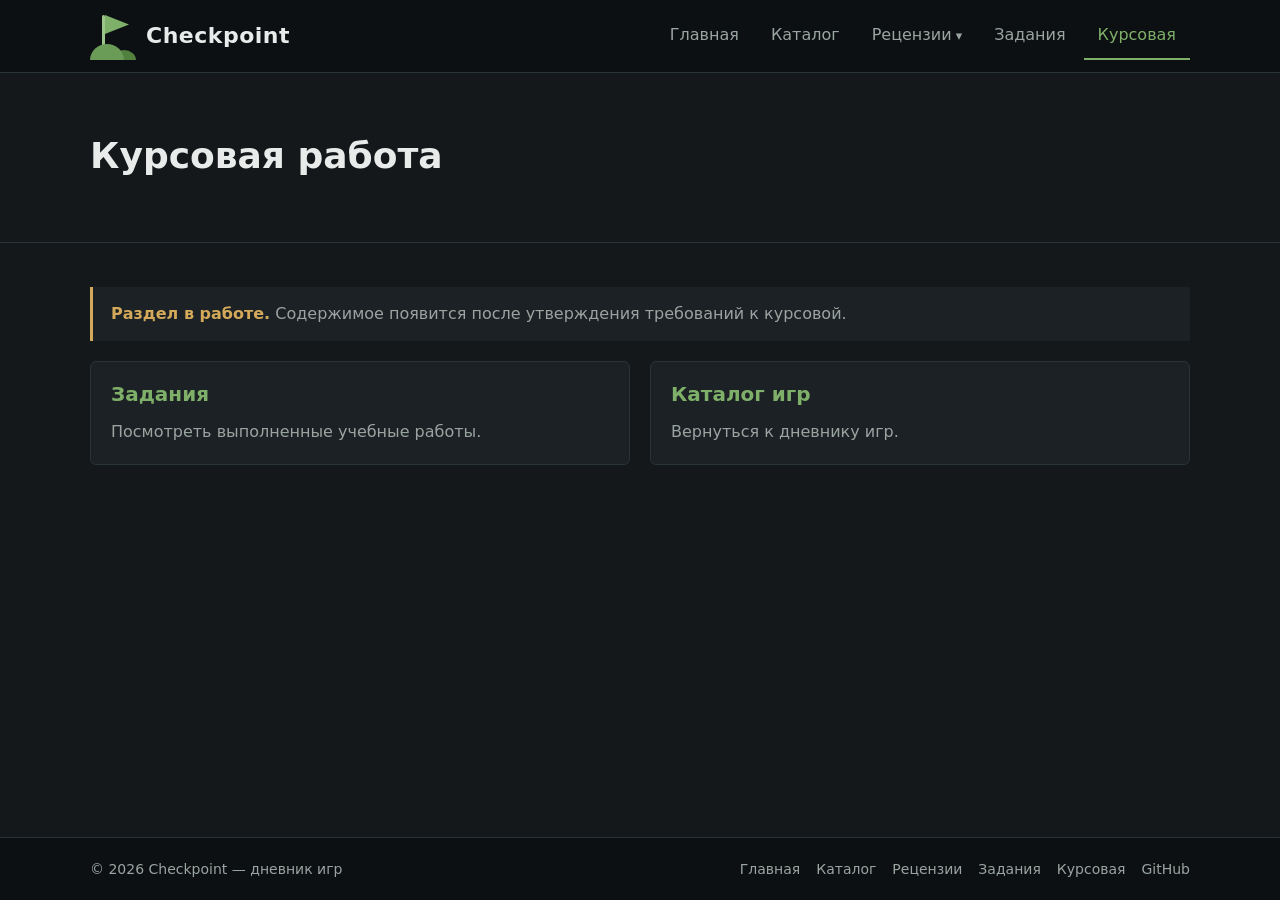
<file: coursework.html>
<!DOCTYPE html>
<html lang="ru">
<head>
    <meta charset="UTF-8">
    <meta name="viewport" content="width=device-width, initial-scale=1">
    <meta name="description" content="Страница курсовой работы сайта Checkpoint.">
    <title>Курсовая — Checkpoint</title>
    <link rel="stylesheet" href="css/style.css">
    <script src="js/main.js" defer></script>
</head>
<body>
    <header class="site-header" id="top">
        <div class="container site-header__inner">
            <a class="logo" href="index.html" aria-label="Checkpoint — на главную">
                <span class="logo__flag" aria-hidden="true">
                    <span class="logo__hill logo__hill--back"></span>
                    <span class="logo__hill"></span>
                </span>
                <span class="logo__text">Checkpoint</span>
            </a>
            <nav class="nav" aria-label="Основное меню">
                <input class="nav__toggle" type="checkbox" id="nav-toggle" aria-label="Меню" aria-controls="nav-list">
                <label class="nav__burger" for="nav-toggle" aria-hidden="true"><span></span></label>
                <ul class="nav__list" id="nav-list">
                    <li class="nav__item"><a class="nav__link" href="index.html">Главная</a></li>
                    <li class="nav__item"><a class="nav__link" href="catalog.html">Каталог</a></li>
                    <li class="nav__item nav__item--drop">
                        <a class="nav__link" href="reviews.html">Рецензии</a>
                        <ul class="nav__sub">
                            <li><a class="nav__link" href="review-tlou.html">The Last of Us</a></li>
                            <li><a class="nav__link" href="review-trials.html">The Outlast Trials</a></li>
                        </ul>
                    </li>
                    <li class="nav__item"><a class="nav__link" href="tasks/index.html">Задания</a></li>
                    <li class="nav__item"><a class="nav__link is-active" href="coursework.html" aria-current="page">Курсовая</a></li>
                </ul>
            </nav>
        </div>
    </header>
    <main>
        <div class="page-head page-head--compact">
            <div class="container">
                <h1>Курсовая работа</h1>
            </div>
        </div>

        <section class="section container">
            <div class="notice"><strong>Раздел в работе.</strong> Содержимое появится после утверждения требований к курсовой.</div>
            <div class="links">
                <a class="link-card" href="tasks/index.html">
                    <h3>Задания</h3>
                    <p>Посмотреть выполненные учебные работы.</p>
                </a>
                <a class="link-card" href="catalog.html">
                    <h3>Каталог игр</h3>
                    <p>Вернуться к дневнику игр.</p>
                </a>
            </div>
        </section>
    </main>
    <footer class="site-footer">
        <div class="container site-footer__inner">
            <p>© 2026 Checkpoint — дневник игр</p>
            <ul class="site-footer__nav">
                <li><a href="index.html">Главная</a></li>
                <li><a href="catalog.html">Каталог</a></li>
                <li><a href="reviews.html">Рецензии</a></li>
                <li><a href="tasks/index.html">Задания</a></li>
                <li><a href="coursework.html">Курсовая</a></li>
                <li><a href="https://github.com/tuliplya">GitHub</a></li>
            </ul>
        </div>
    </footer>
    <a class="to-top" href="#top" aria-label="Наверх"></a>
</body>
</html>
</file>
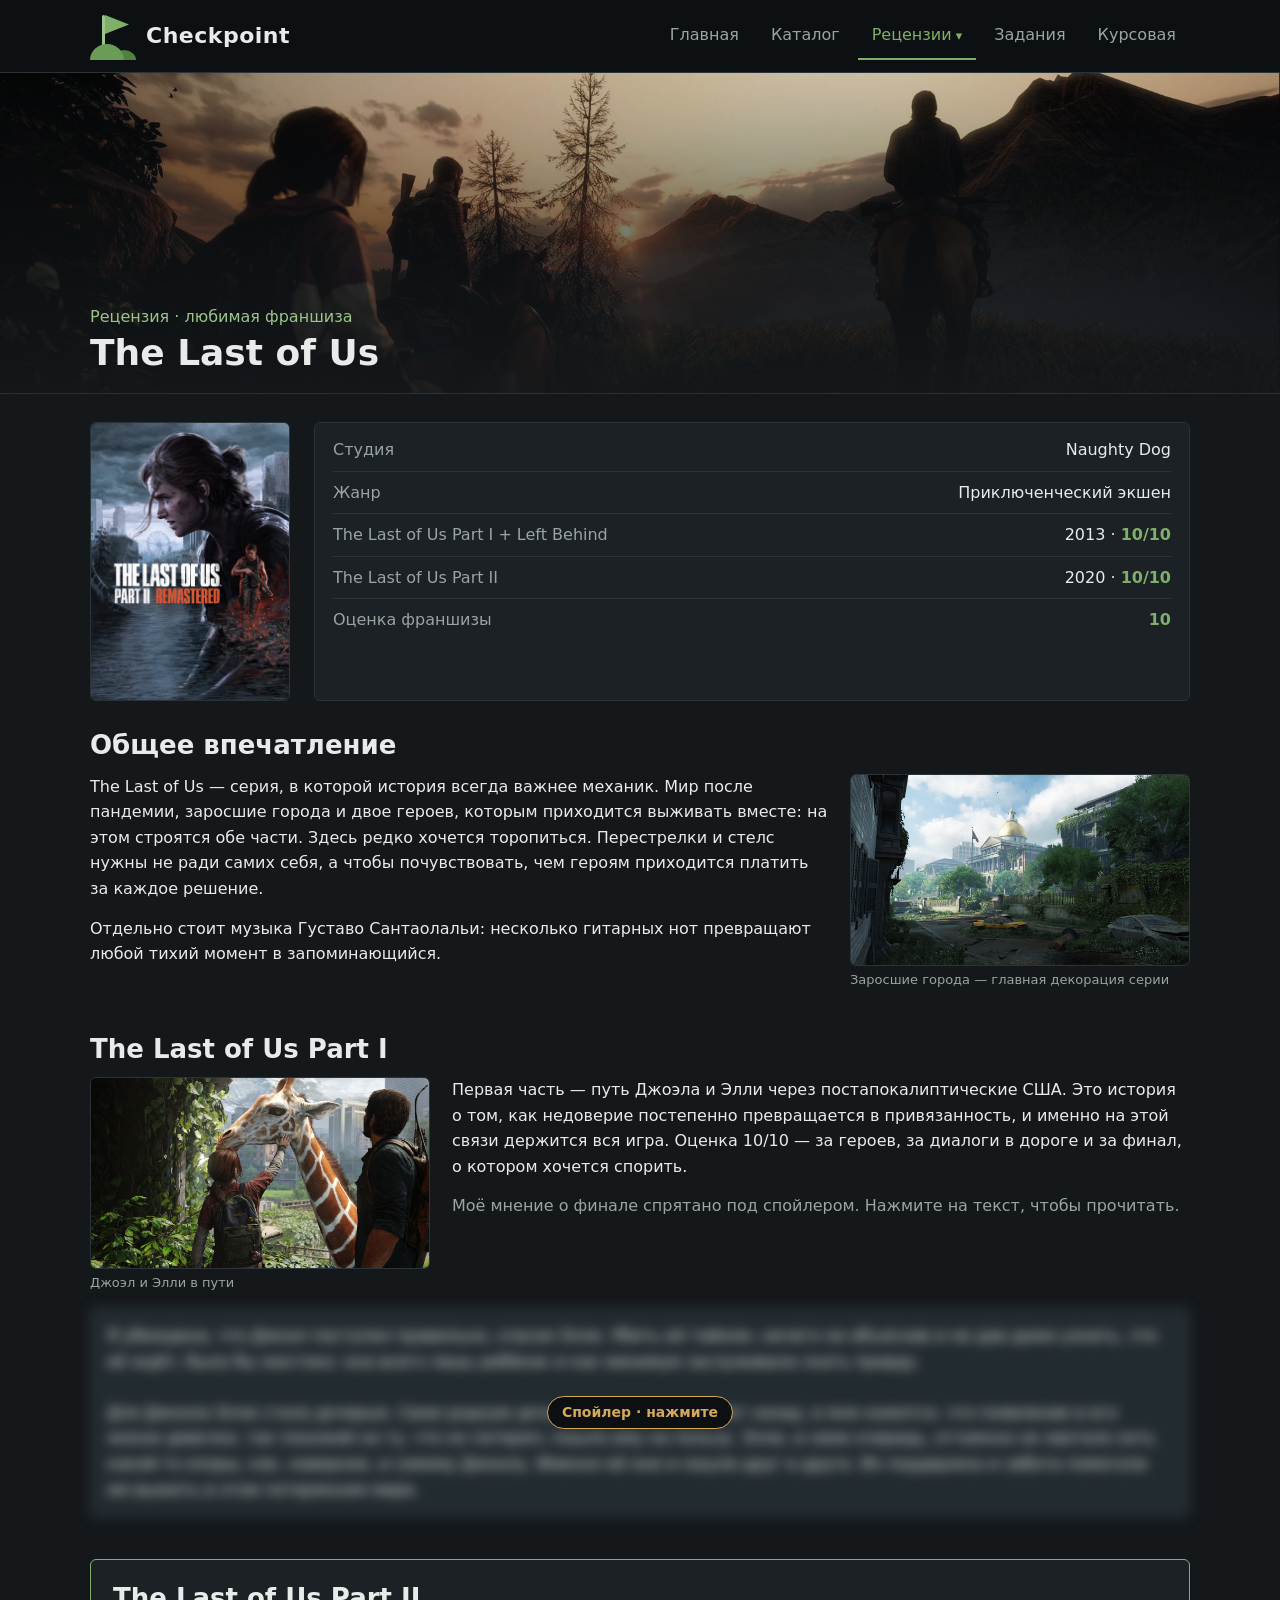
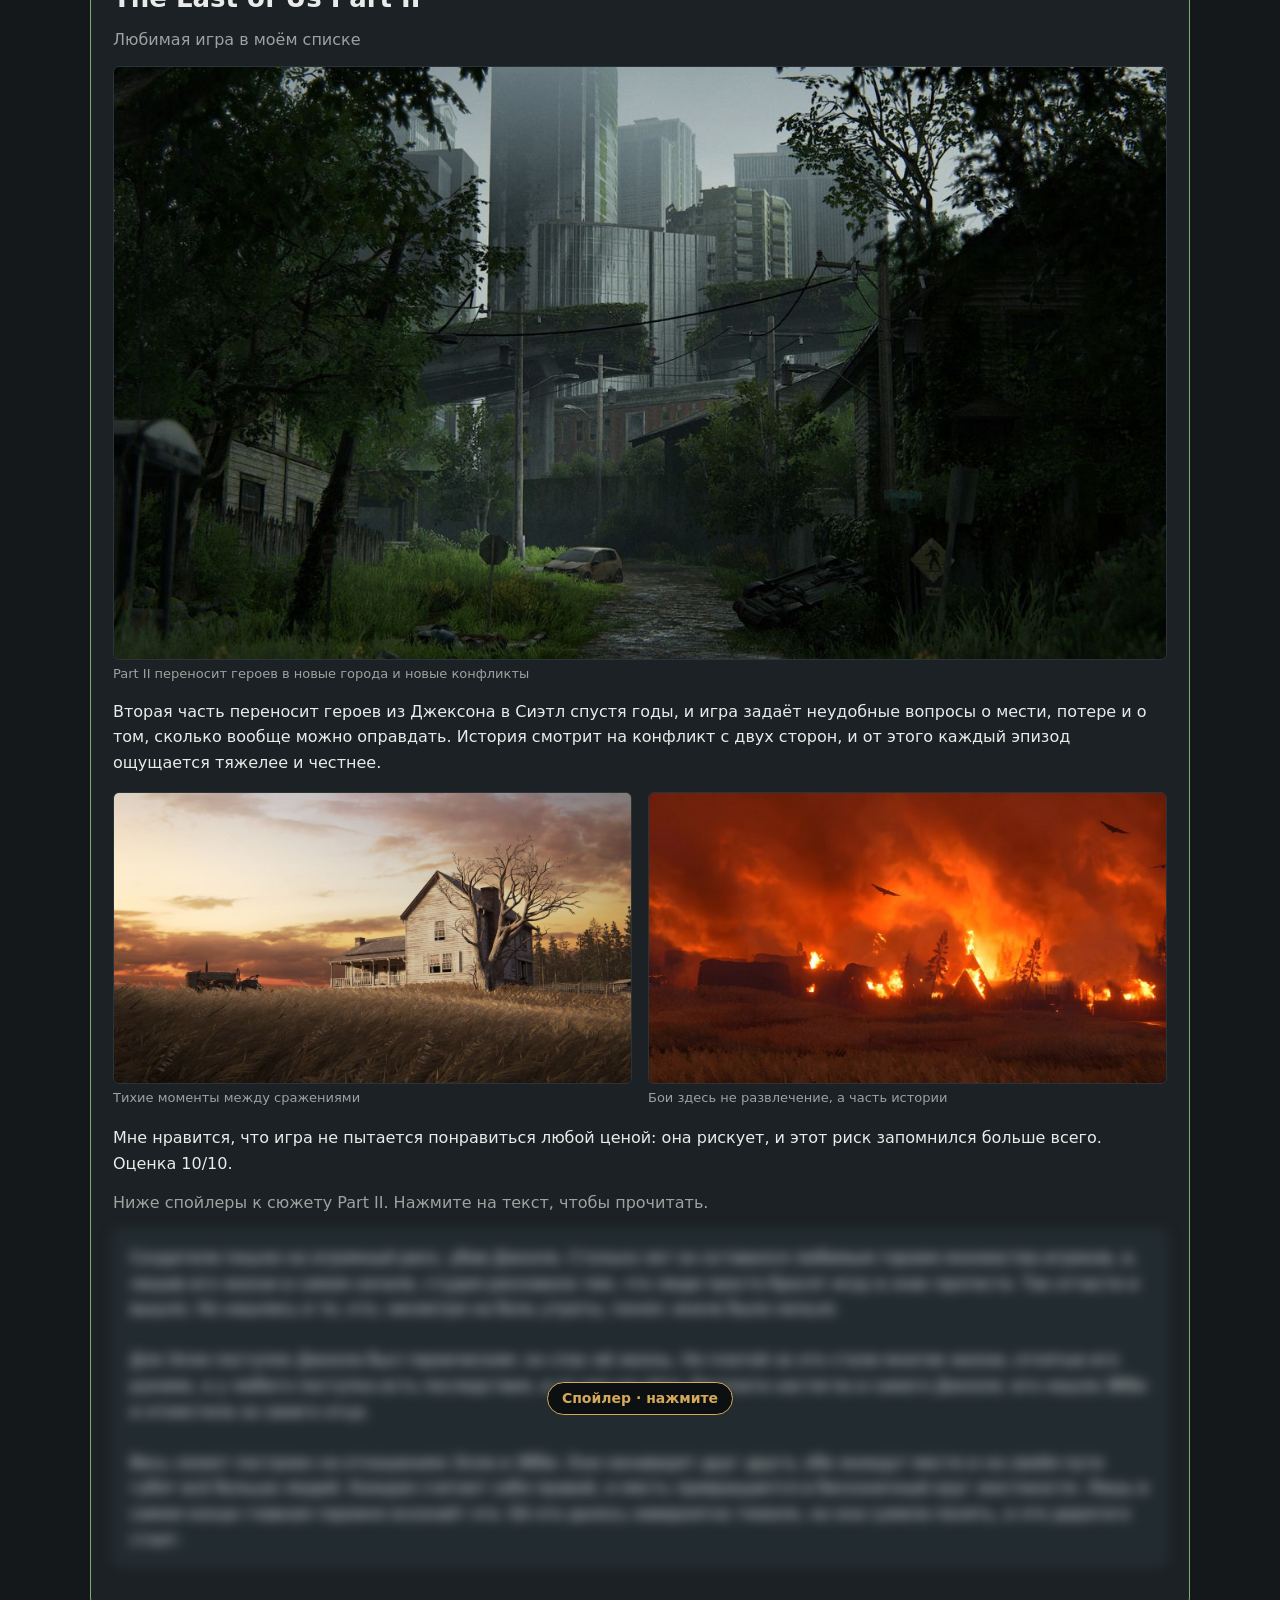
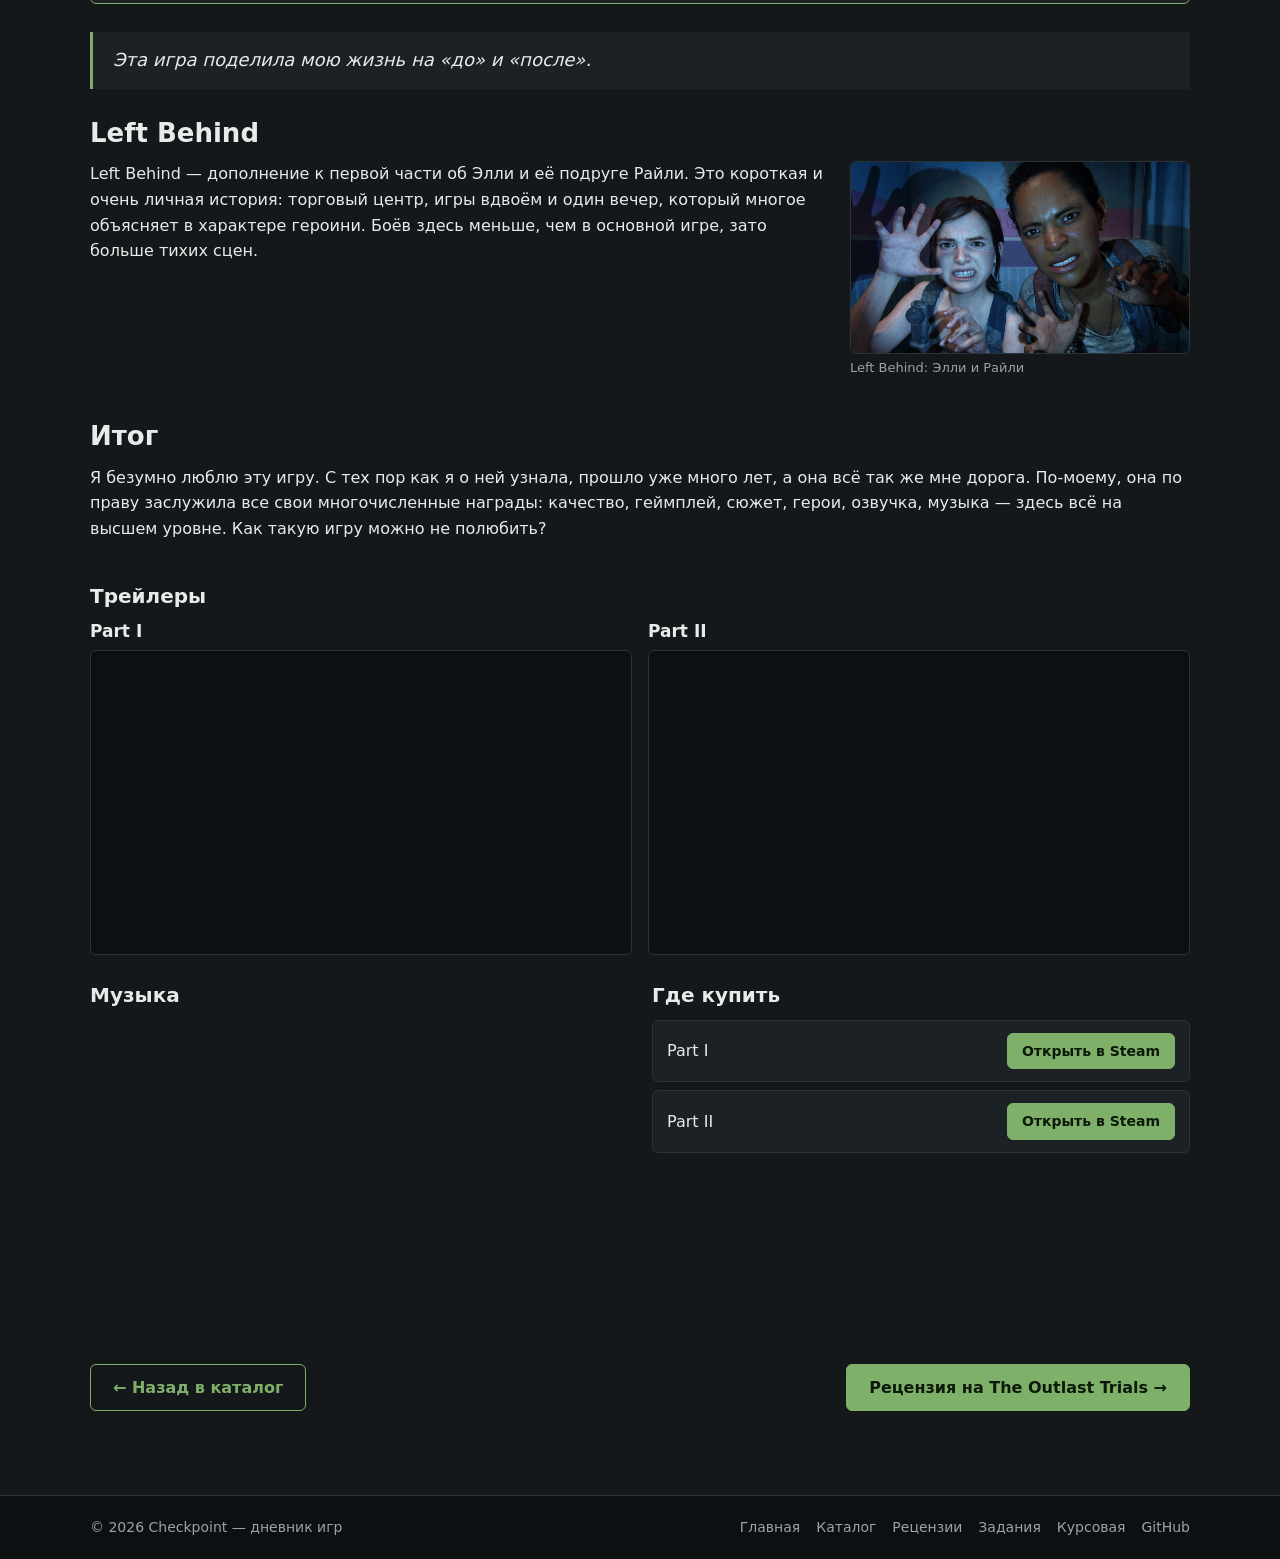
<file: review-tlou.html>
<!DOCTYPE html>
<html lang="ru">
<head>
    <meta charset="UTF-8">
    <meta name="viewport" content="width=device-width, initial-scale=1">
    <meta name="description" content="Подробная рецензия на франшизу The Last of Us: Part I, Left Behind и Part II.">
    <title>The Last of Us — рецензия — Checkpoint</title>
    <link rel="stylesheet" href="css/style.css">
    <script src="js/main.js" defer></script>
</head>
<body>
    <header class="site-header" id="top">
        <div class="container site-header__inner">
            <a class="logo" href="index.html" aria-label="Checkpoint — на главную">
                <span class="logo__flag" aria-hidden="true">
                    <span class="logo__hill logo__hill--back"></span>
                    <span class="logo__hill"></span>
                </span>
                <span class="logo__text">Checkpoint</span>
            </a>
            <nav class="nav" aria-label="Основное меню">
                <input class="nav__toggle" type="checkbox" id="nav-toggle" aria-label="Меню" aria-controls="nav-list">
                <label class="nav__burger" for="nav-toggle" aria-hidden="true"><span></span></label>
                <ul class="nav__list" id="nav-list">
                    <li class="nav__item"><a class="nav__link" href="index.html">Главная</a></li>
                    <li class="nav__item"><a class="nav__link" href="catalog.html">Каталог</a></li>
                    <li class="nav__item nav__item--drop">
                        <a class="nav__link is-active" href="reviews.html">Рецензии</a>
                        <ul class="nav__sub">
                            <li><a class="nav__link" href="review-tlou.html" aria-current="page">The Last of Us</a></li>
                            <li><a class="nav__link" href="review-trials.html">The Outlast Trials</a></li>
                        </ul>
                    </li>
                    <li class="nav__item"><a class="nav__link" href="tasks/index.html">Задания</a></li>
                    <li class="nav__item"><a class="nav__link" href="coursework.html">Курсовая</a></li>
                </ul>
            </nav>
        </div>
    </header>
    <main>
        <section class="review-hero">
            <img class="review-hero__img" src="img/tlou/tlou-1.jpg" alt="Кадр из The Last of Us" width="1920" height="803" style="object-position: center 22%">
            <div class="container review-hero__title">
                <p>Рецензия · любимая франшиза</p>
                <h1>The Last of Us</h1>
            </div>
        </section>

        <div class="container">
            <div class="review-head">
                <img class="review-head__cover" src="img/covers/tlou-part2.jpg" alt="Обложка The Last of Us Part II" width="300" height="420">
                <dl class="specs">
                    <div class="specs__row"><dt>Студия</dt><dd>Naughty Dog</dd></div>
                    <div class="specs__row"><dt>Жанр</dt><dd>Приключенческий экшен</dd></div>
                    <div class="specs__row"><dt>The Last of Us Part I + Left Behind</dt><dd>2013 · <span class="specs__score">10/10</span></dd></div>
                    <div class="specs__row"><dt>The Last of Us Part II</dt><dd>2020 · <span class="specs__score">10/10</span></dd></div>
                    <div class="specs__row"><dt>Оценка франшизы</dt><dd><span class="specs__score">10</span></dd></div>
                </dl>
            </div>

            <article class="review-text">
                <section class="review-block">
                    <h2>Общее впечатление</h2>
                    <figure class="figure figure--right">
                        <img src="img/tlou/tlou-2.jpg" alt="Скриншот из The Last of Us" width="800" height="450" loading="lazy">
                        <figcaption>Заросшие города — главная декорация серии</figcaption>
                    </figure>
                    <p>The Last of Us — серия, в которой история всегда важнее механик. Мир после пандемии, заросшие города и двое героев, которым приходится выживать вместе: на этом строятся обе части. Здесь редко хочется торопиться. Перестрелки и стелс нужны не ради самих себя, а чтобы почувствовать, чем героям приходится платить за каждое решение.</p>
                    <p>Отдельно стоит музыка Густаво Сантаолальи: несколько гитарных нот превращают любой тихий момент в запоминающийся.</p>
                </section>

                <section class="review-block">
                    <h2>The Last of Us Part I</h2>
                    <figure class="figure figure--left">
                        <img src="img/tlou/tlou-3.jpg" alt="Скриншот из The Last of Us Part I" width="800" height="450" loading="lazy">
                        <figcaption>Джоэл и Элли в пути</figcaption>
                    </figure>
                    <p>Первая часть — путь Джоэла и Элли через постапокалиптические США. Это история о том, как недоверие постепенно превращается в привязанность, и именно на этой связи держится вся игра. Оценка 10/10 — за героев, за диалоги в дороге и за финал, о котором хочется спорить.</p>
                    <p class="muted">Моё мнение о финале спрятано под спойлером. Нажмите на текст, чтобы прочитать.</p>
                    <label class="spoiler">
                        <input class="spoiler__toggle" type="checkbox">
                        <span class="spoiler__text">Я убеждена, что Джоэл поступил правильно, спасая Элли. Убить её тайком, ничего не объяснив и не дав даже узнать, что её ждёт, было бы жестоко: она всего лишь ребёнок и как минимум заслуживала знать правду.<br><br>Для Джоэла Элли стала дочерью. Свою родную дочь он потерял много лет назад, и мне кажется, что появление в его жизни девочки, так похожей на ту, что он потерял, пошло ему на пользу. Элли, в свою очередь, отчаянно не хватало хоть какой-то опоры, как, наверное, и самому Джоэлу. Именно её они и нашли друг в друге. Их поддержка и забота помогали им выжить в этом потерянном мире.</span>
                        <span class="spoiler__tag"><span>Спойлер · нажмите</span></span>
                    </label>
                </section>

                <section class="review-block review-block--main" id="part2">
                    <h2>The Last of Us Part II</h2>
                    <p class="muted">Любимая игра в моём списке</p>
                    <figure class="figure">
                        <img src="img/tlou/tlou-4.jpg" alt="Скриншот из The Last of Us Part II" width="800" height="450" loading="lazy">
                        <figcaption>Part II переносит героев в новые города и новые конфликты</figcaption>
                    </figure>
                    <p>Вторая часть переносит героев из Джексона в Сиэтл спустя годы, и игра задаёт неудобные вопросы о мести, потере и о том, сколько вообще можно оправдать. История смотрит на конфликт с двух сторон, и от этого каждый эпизод ощущается тяжелее и честнее.</p>
                    <div class="gallery">
                        <figure class="figure">
                            <img src="img/tlou/tlou-5.jpg" alt="Ещё один скриншот из Part II" width="800" height="450" loading="lazy">
                            <figcaption>Тихие моменты между сражениями</figcaption>
                        </figure>
                        <figure class="figure">
                            <img src="img/tlou/tlou-6.jpg" alt="Скриншот сражения из Part II" width="800" height="450" loading="lazy">
                            <figcaption>Бои здесь не развлечение, а часть истории</figcaption>
                        </figure>
                    </div>
                    <p>Мне нравится, что игра не пытается понравиться любой ценой: она рискует, и этот риск запомнился больше всего. Оценка 10/10.</p>
                    <p class="muted">Ниже спойлеры к сюжету Part II. Нажмите на текст, чтобы прочитать.</p>
                    <label class="spoiler">
                        <input class="spoiler__toggle" type="checkbox">
                        <span class="spoiler__text">Создатели пошли на огромный риск, убив Джоэла. Столько лет он оставался любимым героем множества игроков, и, лишив его жизни в самом начале, студия рисковала тем, что люди просто бросят игру в знак протеста. Так отчасти и вышло. Но нашлись и те, кто, несмотря на боль утраты, понял: иначе было нельзя.<br><br>Для Элли поступок Джоэла был героическим: он спас ей жизнь. Но платой за это стали многие жизни, отнятые его руками, а у любого поступка есть последствия, и от них не уйти. Расплата настигла и самого Джоэла: его нашла Эбби и отомстила за своего отца.<br><br>Весь сюжет построен на отношениях Элли и Эбби. Они ненавидят друг друга, обе жаждут мести и на своём пути губят всё больше людей. Каждая считает себя правой, и месть превращается в бесконечный круг жестокости. Лишь в самом конце главная героиня осознаёт это. Ей это далось невероятно тяжело, но она сумела понять, и это дорогого стоит.</span>
                        <span class="spoiler__tag"><span>Спойлер · нажмите</span></span>
                    </label>
                </section>

                <blockquote class="quote">
                    Эта игра поделила мою жизнь на «до» и «после».
                </blockquote>

                <section class="review-block">
                    <h2>Left Behind</h2>
                    <figure class="figure figure--right">
                        <img src="img/tlou/tlou-7.jpg" alt="Скриншот из дополнения Left Behind" width="800" height="450" loading="lazy">
                        <figcaption>Left Behind: Элли и Райли</figcaption>
                    </figure>
                    <p>Left Behind — дополнение к первой части об Элли и её подруге Райли. Это короткая и очень личная история: торговый центр, игры вдвоём и один вечер, который многое объясняет в характере героини. Боёв здесь меньше, чем в основной игре, зато больше тихих сцен.</p>
                </section>

                <section class="review-block">
                    <h2>Итог</h2>
                    <p>Я безумно люблю эту игру. С тех пор как я о ней узнала, прошло уже много лет, а она всё так же мне дорога. По-моему, она по праву заслужила все свои многочисленные награды: качество, геймплей, сюжет, герои, озвучка, музыка — здесь всё на высшем уровне. Как такую игру можно не полюбить?</p>
                </section>

                <section class="review-block media">
                    <h3>Трейлеры</h3>
                    <div class="media__trailers">
                        <div class="media__trailer"><h4>Part I</h4>
        <div class="embed"><iframe src="https://www.youtube-nocookie.com/embed/WxjeV10H1F0" title="Трейлер The Last of Us Part I" loading="lazy" allowfullscreen referrerpolicy="strict-origin-when-cross-origin"></iframe></div></div>
        <div class="media__trailer"><h4>Part II</h4>
        <div class="embed"><iframe src="https://www.youtube-nocookie.com/embed/vhII1qlcZ4E" title="Трейлер The Last of Us Part II" loading="lazy" allowfullscreen referrerpolicy="strict-origin-when-cross-origin"></iframe></div></div>
                    </div>
                    <div class="media__row">
                        <div>
                            <h3>Музыка</h3>
                            <iframe class="embed-spotify" src="https://open.spotify.com/embed/album/2GFFxj8aR2XpwIMYanOPjh" height="152" title="Саундтрек The Last of Us Part I" loading="lazy" allow="encrypted-media"></iframe>
        <iframe class="embed-spotify" src="https://open.spotify.com/embed/album/0tNUmClLcWptIcnoCXpPUC" height="152" title="Саундтрек The Last of Us Part II" loading="lazy" allow="encrypted-media"></iframe>
                        </div>
                        <div>
                            <h3>Где купить</h3>
                            <ul class="steam-list">
                                <li><span>Part I</span><a class="btn btn--small" href="https://store.steampowered.com/app/1888930/" target="_blank" rel="noopener">Открыть в Steam</a></li>
        <li><span>Part II</span><a class="btn btn--small" href="https://store.steampowered.com/app/2531310/" target="_blank" rel="noopener">Открыть в Steam</a></li>
                            </ul>
                        </div>
                    </div>
                </section>
            </article>

            <nav class="pager" aria-label="Переходы между страницами">
                <a class="btn btn--ghost" href="catalog.html#tlou">← Назад в каталог</a>
                <a class="btn" href="review-trials.html">Рецензия на The Outlast Trials →</a>
            </nav>
        </div>
    </main>
    <footer class="site-footer">
        <div class="container site-footer__inner">
            <p>© 2026 Checkpoint — дневник игр</p>
            <ul class="site-footer__nav">
                <li><a href="index.html">Главная</a></li>
                <li><a href="catalog.html">Каталог</a></li>
                <li><a href="reviews.html">Рецензии</a></li>
                <li><a href="tasks/index.html">Задания</a></li>
                <li><a href="coursework.html">Курсовая</a></li>
                <li><a href="https://github.com/tuliplya">GitHub</a></li>
            </ul>
        </div>
    </footer>
    <a class="to-top" href="#top" aria-label="Наверх"></a>
</body>
</html>
</file>
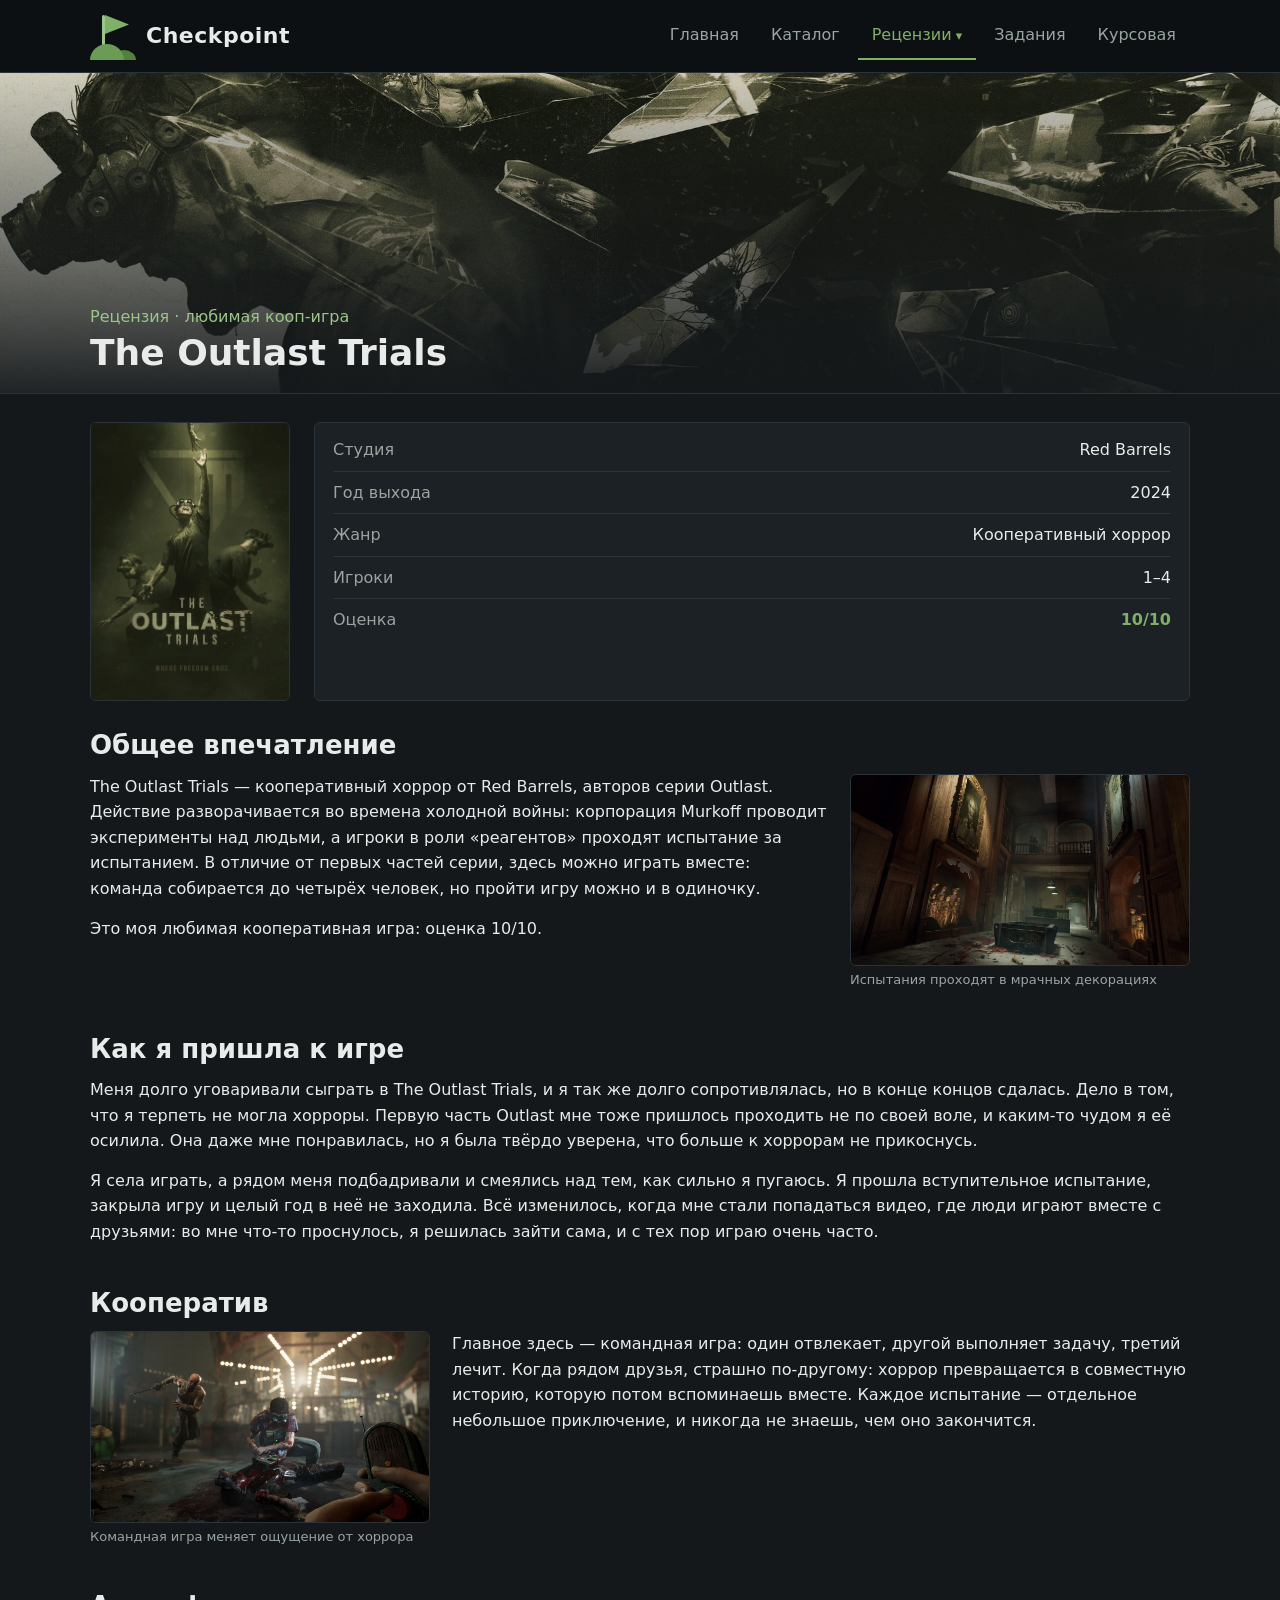
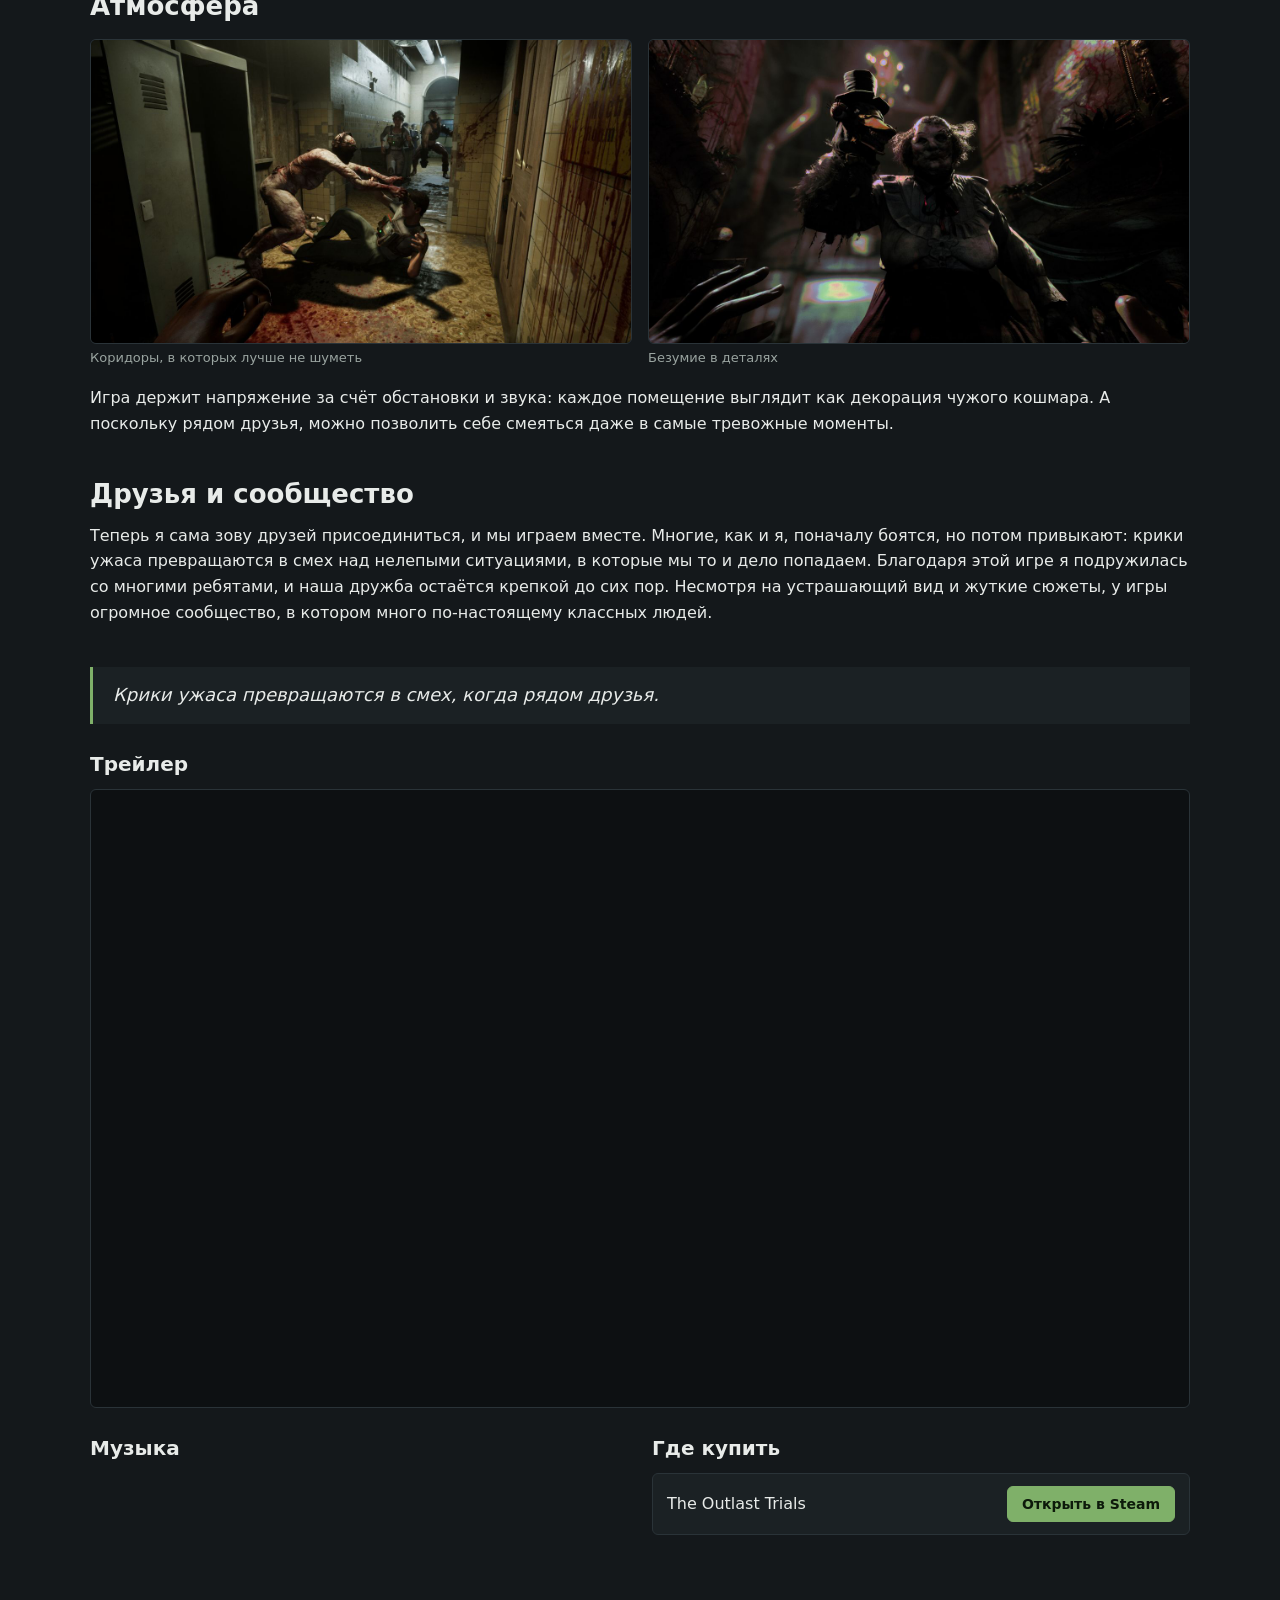
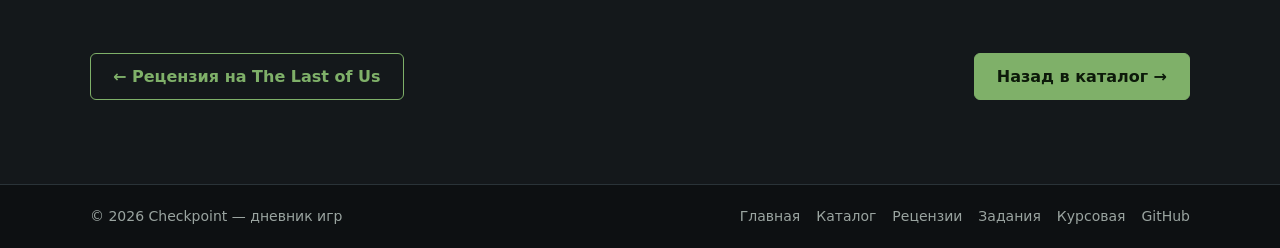
<file: review-trials.html>
<!DOCTYPE html>
<html lang="ru">
<head>
    <meta charset="UTF-8">
    <meta name="viewport" content="width=device-width, initial-scale=1">
    <meta name="description" content="Подробная рецензия на кооперативный хоррор The Outlast Trials.">
    <title>The Outlast Trials — рецензия — Checkpoint</title>
    <link rel="stylesheet" href="css/style.css">
    <script src="js/main.js" defer></script>
</head>
<body>
    <header class="site-header" id="top">
        <div class="container site-header__inner">
            <a class="logo" href="index.html" aria-label="Checkpoint — на главную">
                <span class="logo__flag" aria-hidden="true">
                    <span class="logo__hill logo__hill--back"></span>
                    <span class="logo__hill"></span>
                </span>
                <span class="logo__text">Checkpoint</span>
            </a>
            <nav class="nav" aria-label="Основное меню">
                <input class="nav__toggle" type="checkbox" id="nav-toggle" aria-label="Меню" aria-controls="nav-list">
                <label class="nav__burger" for="nav-toggle" aria-hidden="true"><span></span></label>
                <ul class="nav__list" id="nav-list">
                    <li class="nav__item"><a class="nav__link" href="index.html">Главная</a></li>
                    <li class="nav__item"><a class="nav__link" href="catalog.html">Каталог</a></li>
                    <li class="nav__item nav__item--drop">
                        <a class="nav__link is-active" href="reviews.html">Рецензии</a>
                        <ul class="nav__sub">
                            <li><a class="nav__link" href="review-tlou.html">The Last of Us</a></li>
                            <li><a class="nav__link" href="review-trials.html" aria-current="page">The Outlast Trials</a></li>
                        </ul>
                    </li>
                    <li class="nav__item"><a class="nav__link" href="tasks/index.html">Задания</a></li>
                    <li class="nav__item"><a class="nav__link" href="coursework.html">Курсовая</a></li>
                </ul>
            </nav>
        </div>
    </header>
    <main>
        <section class="review-hero">
            <img class="review-hero__img" src="img/trials/trials-1.jpg" alt="Кадр из The Outlast Trials" width="800" height="450">
            <div class="container review-hero__title">
                <p>Рецензия · любимая кооп-игра</p>
                <h1>The Outlast Trials</h1>
            </div>
        </section>

        <div class="container">
            <div class="review-head">
                <img class="review-head__cover" src="img/covers/trials.jpg" alt="Обложка The Outlast Trials" width="300" height="420">
                <dl class="specs">
                    <div class="specs__row"><dt>Студия</dt><dd>Red Barrels</dd></div>
                    <div class="specs__row"><dt>Год выхода</dt><dd>2024</dd></div>
                    <div class="specs__row"><dt>Жанр</dt><dd>Кооперативный хоррор</dd></div>
                    <div class="specs__row"><dt>Игроки</dt><dd>1–4</dd></div>
                    <div class="specs__row"><dt>Оценка</dt><dd><span class="specs__score">10/10</span></dd></div>
                </dl>
            </div>

            <article class="review-text">
                <section class="review-block">
                    <h2>Общее впечатление</h2>
                    <figure class="figure figure--right">
                        <img src="img/trials/trials-2.jpg" alt="Скриншот из The Outlast Trials" width="800" height="450" loading="lazy">
                        <figcaption>Испытания проходят в мрачных декорациях</figcaption>
                    </figure>
                    <p>The Outlast Trials — кооперативный хоррор от Red Barrels, авторов серии Outlast. Действие разворачивается во времена холодной войны: корпорация Murkoff проводит эксперименты над людьми, а игроки в роли «реагентов» проходят испытание за испытанием. В отличие от первых частей серии, здесь можно играть вместе: команда собирается до четырёх человек, но пройти игру можно и в одиночку.</p>
                    <p>Это моя любимая кооперативная игра: оценка 10/10.</p>
                </section>

                <section class="review-block">
                    <h2>Как я пришла к игре</h2>
                    <p>Меня долго уговаривали сыграть в The Outlast Trials, и я так же долго сопротивлялась, но в конце концов сдалась. Дело в том, что я терпеть не могла хорроры. Первую часть Outlast мне тоже пришлось проходить не по своей воле, и каким-то чудом я её осилила. Она даже мне понравилась, но я была твёрдо уверена, что больше к хоррорам не прикоснусь.</p>
                    <p>Я села играть, а рядом меня подбадривали и смеялись над тем, как сильно я пугаюсь. Я прошла вступительное испытание, закрыла игру и целый год в неё не заходила. Всё изменилось, когда мне стали попадаться видео, где люди играют вместе с друзьями: во мне что-то проснулось, я решилась зайти сама, и с тех пор играю очень часто.</p>
                </section>

                <section class="review-block">
                    <h2>Кооператив</h2>
                    <figure class="figure figure--left">
                        <img src="img/trials/trials-3.jpg" alt="Команда игроков в The Outlast Trials" width="800" height="450" loading="lazy">
                        <figcaption>Командная игра меняет ощущение от хоррора</figcaption>
                    </figure>
                    <p>Главное здесь — командная игра: один отвлекает, другой выполняет задачу, третий лечит. Когда рядом друзья, страшно по-другому: хоррор превращается в совместную историю, которую потом вспоминаешь вместе. Каждое испытание — отдельное небольшое приключение, и никогда не знаешь, чем оно закончится.</p>
                </section>

                <section class="review-block">
                    <h2>Атмосфера</h2>
                    <div class="gallery">
                        <figure class="figure">
                            <img src="img/trials/trials-4.jpg" alt="Коридор из The Outlast Trials" width="800" height="450" loading="lazy">
                            <figcaption>Коридоры, в которых лучше не шуметь</figcaption>
                        </figure>
                        <figure class="figure">
                            <img src="img/trials/trials-5.jpg" alt="Ещё один скриншот из The Outlast Trials" width="800" height="450" loading="lazy">
                            <figcaption>Безумие в деталях</figcaption>
                        </figure>
                    </div>
                    <p>Игра держит напряжение за счёт обстановки и звука: каждое помещение выглядит как декорация чужого кошмара. А поскольку рядом друзья, можно позволить себе смеяться даже в самые тревожные моменты.</p>
                </section>

                <section class="review-block">
                    <h2>Друзья и сообщество</h2>
                    <p>Теперь я сама зову друзей присоединиться, и мы играем вместе. Многие, как и я, поначалу боятся, но потом привыкают: крики ужаса превращаются в смех над нелепыми ситуациями, в которые мы то и дело попадаем. Благодаря этой игре я подружилась со многими ребятами, и наша дружба остаётся крепкой до сих пор. Несмотря на устрашающий вид и жуткие сюжеты, у игры огромное сообщество, в котором много по-настоящему классных людей.</p>
                </section>

                <blockquote class="quote">
                    Крики ужаса превращаются в смех, когда рядом друзья.
                </blockquote>

                <section class="review-block media">
                    <h3>Трейлер</h3>
                    <div class="media__trailers">
                        <div class="media__trailer"><div class="embed"><iframe src="https://www.youtube-nocookie.com/embed/hCgiwsIUI4g" title="Трейлер The Outlast Trials" loading="lazy" allowfullscreen referrerpolicy="strict-origin-when-cross-origin"></iframe></div></div>
                    </div>
                    <div class="media__row">
                        <div>
                            <h3>Музыка</h3>
                            <iframe class="embed-spotify" src="https://open.spotify.com/embed/album/3iEdB7EQ2N9FqCRvM9p9pP" height="152" title="Саундтрек The Outlast Trials" loading="lazy" allow="encrypted-media"></iframe>
                        </div>
                        <div>
                            <h3>Где купить</h3>
                            <ul class="steam-list">
                                <li><span>The Outlast Trials</span><a class="btn btn--small" href="https://store.steampowered.com/app/1304930/" target="_blank" rel="noopener">Открыть в Steam</a></li>
                            </ul>
                        </div>
                    </div>
                </section>
            </article>

            <nav class="pager" aria-label="Переходы между страницами">
                <a class="btn btn--ghost" href="review-tlou.html">← Рецензия на The Last of Us</a>
                <a class="btn" href="catalog.html#outlast">Назад в каталог →</a>
            </nav>
        </div>
    </main>
    <footer class="site-footer">
        <div class="container site-footer__inner">
            <p>© 2026 Checkpoint — дневник игр</p>
            <ul class="site-footer__nav">
                <li><a href="index.html">Главная</a></li>
                <li><a href="catalog.html">Каталог</a></li>
                <li><a href="reviews.html">Рецензии</a></li>
                <li><a href="tasks/index.html">Задания</a></li>
                <li><a href="coursework.html">Курсовая</a></li>
                <li><a href="https://github.com/tuliplya">GitHub</a></li>
            </ul>
        </div>
    </footer>
    <a class="to-top" href="#top" aria-label="Наверх"></a>
</body>
</html>
</file>
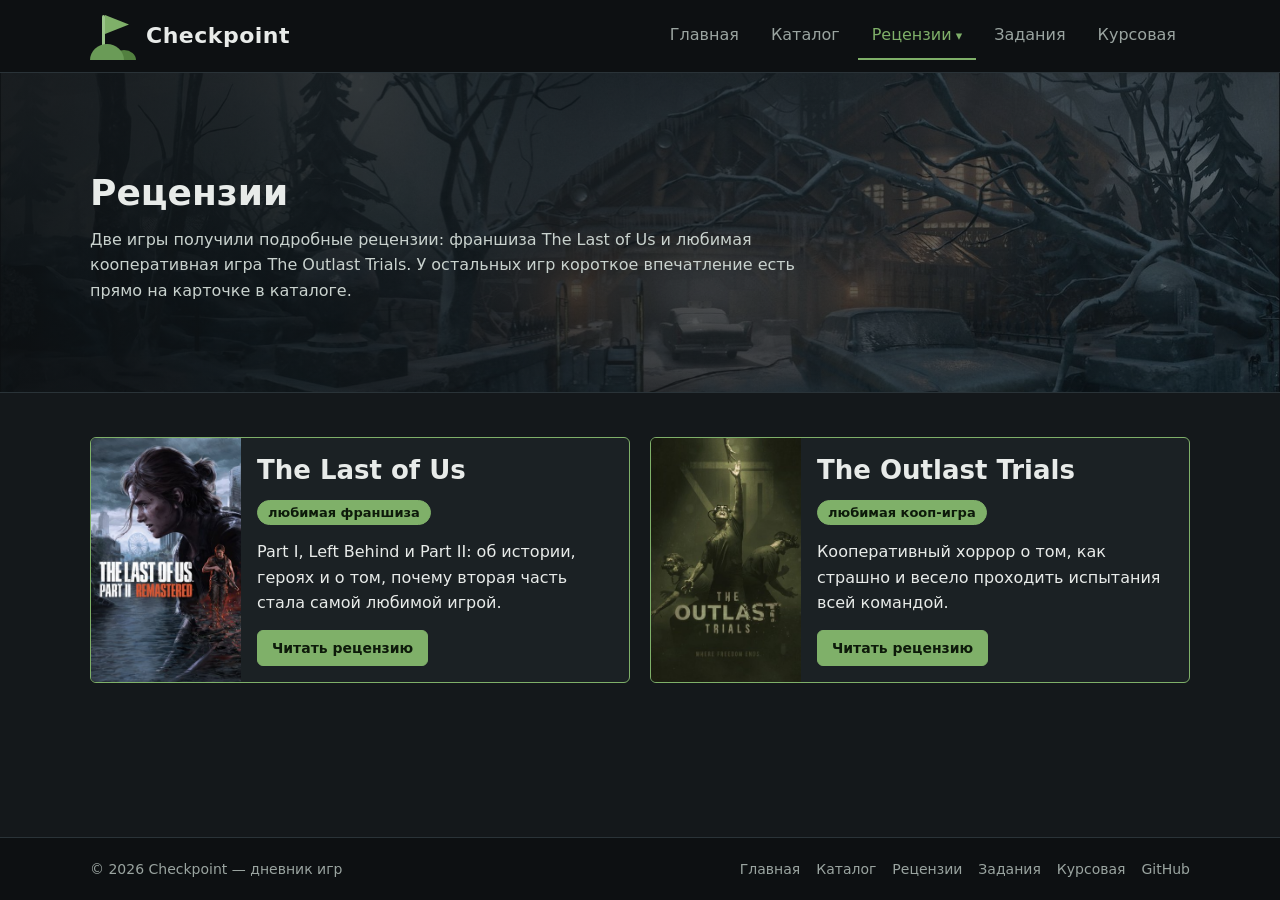
<file: reviews.html>
<!DOCTYPE html>
<html lang="ru">
<head>
    <meta charset="UTF-8">
    <meta name="viewport" content="width=device-width, initial-scale=1">
    <meta name="description" content="Подробные рецензии дневника Checkpoint: The Last of Us и The Outlast Trials.">
    <title>Рецензии — Checkpoint</title>
    <link rel="stylesheet" href="css/style.css">
    <script src="js/main.js" defer></script>
</head>
<body>
    <header class="site-header" id="top">
        <div class="container site-header__inner">
            <a class="logo" href="index.html" aria-label="Checkpoint — на главную">
                <span class="logo__flag" aria-hidden="true">
                    <span class="logo__hill logo__hill--back"></span>
                    <span class="logo__hill"></span>
                </span>
                <span class="logo__text">Checkpoint</span>
            </a>
            <nav class="nav" aria-label="Основное меню">
                <input class="nav__toggle" type="checkbox" id="nav-toggle" aria-label="Меню" aria-controls="nav-list">
                <label class="nav__burger" for="nav-toggle" aria-hidden="true"><span></span></label>
                <ul class="nav__list" id="nav-list">
                    <li class="nav__item"><a class="nav__link" href="index.html">Главная</a></li>
                    <li class="nav__item"><a class="nav__link" href="catalog.html">Каталог</a></li>
                    <li class="nav__item nav__item--drop">
                        <a class="nav__link is-active" href="reviews.html" aria-current="page">Рецензии</a>
                        <ul class="nav__sub">
                            <li><a class="nav__link" href="review-tlou.html">The Last of Us</a></li>
                            <li><a class="nav__link" href="review-trials.html">The Outlast Trials</a></li>
                        </ul>
                    </li>
                    <li class="nav__item"><a class="nav__link" href="tasks/index.html">Задания</a></li>
                    <li class="nav__item"><a class="nav__link" href="coursework.html">Курсовая</a></li>
                </ul>
            </nav>
        </div>
    </header>
    <main>
        <div class="page-head page-head--cover">
            <img class="page-head__img" src="img/reviews-cover.jpg" alt="" width="1920" height="689">
            <div class="container">
                <h1>Рецензии</h1>
                <p>Две игры получили подробные рецензии: франшиза The Last of Us и любимая кооперативная игра The Outlast Trials. У остальных игр короткое впечатление есть прямо на карточке в каталоге.</p>
            </div>
        </div>

        <section class="section container">
            <div class="review-cards">
                <article class="feature">
                    <img class="feature__cover" src="img/covers/tlou-part2.jpg" alt="Обложка The Last of Us Part II" width="300" height="420">
                    <div class="feature__body">
                        <h2>The Last of Us</h2>
                        <p><span class="badge badge--fav">любимая франшиза</span></p>
                        <p>Part I, Left Behind и Part II: об истории, героях и о том, почему вторая часть стала самой любимой игрой.</p>
                        <a class="btn btn--small" href="review-tlou.html">Читать рецензию</a>
                    </div>
                </article>
                <article class="feature">
                    <img class="feature__cover" src="img/covers/trials.jpg" alt="Обложка The Outlast Trials" width="300" height="420">
                    <div class="feature__body">
                        <h2>The Outlast Trials</h2>
                        <p><span class="badge badge--fav">любимая кооп-игра</span></p>
                        <p>Кооперативный хоррор о том, как страшно и весело проходить испытания всей командой.</p>
                        <a class="btn btn--small" href="review-trials.html">Читать рецензию</a>
                    </div>
                </article>
            </div>
        </section>
    </main>
    <footer class="site-footer">
        <div class="container site-footer__inner">
            <p>© 2026 Checkpoint — дневник игр</p>
            <ul class="site-footer__nav">
                <li><a href="index.html">Главная</a></li>
                <li><a href="catalog.html">Каталог</a></li>
                <li><a href="reviews.html">Рецензии</a></li>
                <li><a href="tasks/index.html">Задания</a></li>
                <li><a href="coursework.html">Курсовая</a></li>
                <li><a href="https://github.com/tuliplya">GitHub</a></li>
            </ul>
        </div>
    </footer>
    <a class="to-top" href="#top" aria-label="Наверх"></a>
</body>
</html>
</file>
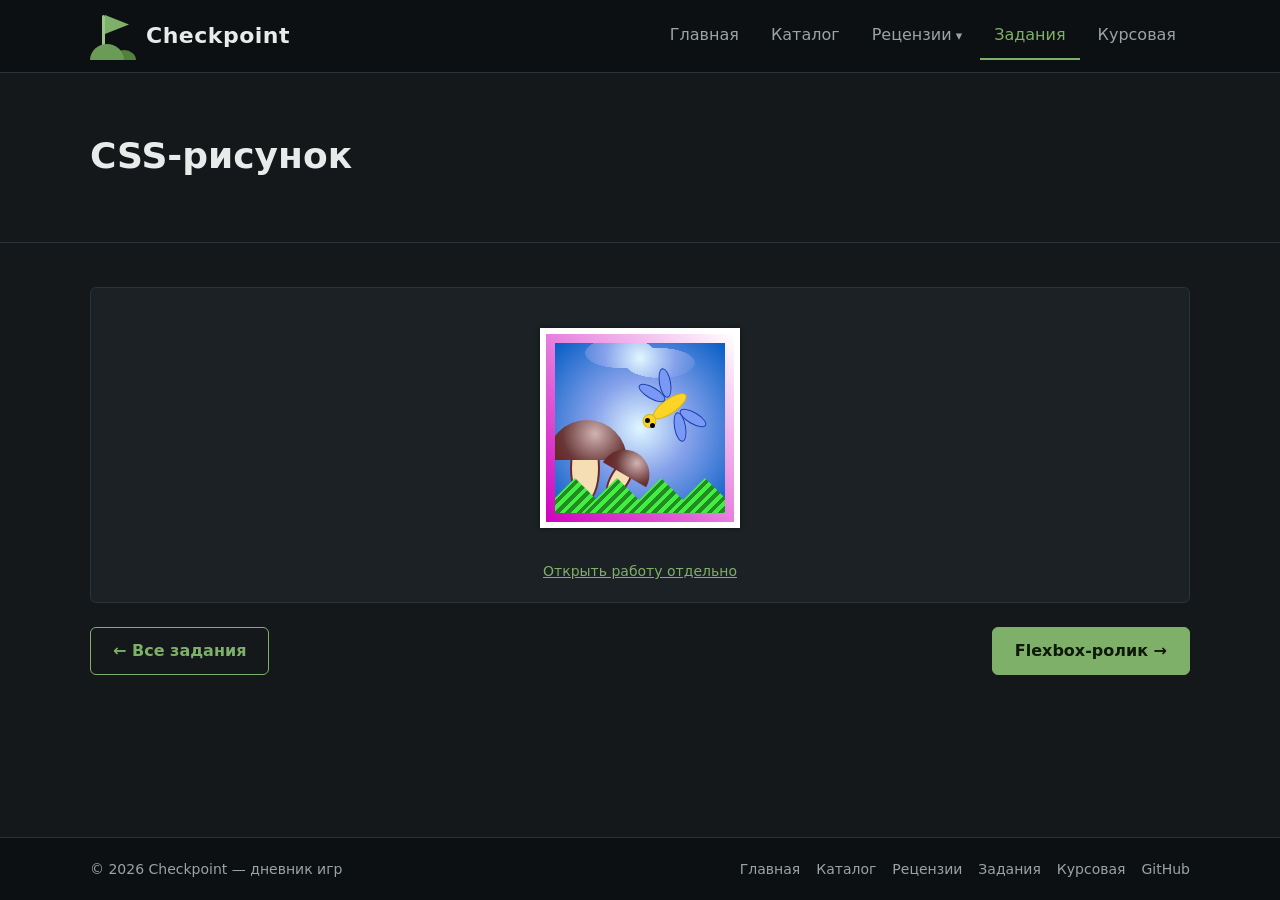
<file: tasks/picture.html>
<!DOCTYPE html>
<html lang="ru">
<head>
    <meta charset="UTF-8">
    <meta name="viewport" content="width=device-width, initial-scale=1">
    <meta name="description" content="Задание: рисунок «Пчела и грибы», выполненный средствами CSS (вариант 3).">
    <title>CSS-рисунок — Checkpoint</title>
    <link rel="stylesheet" href="../css/style.css">
    <link rel="stylesheet" href="../works/picture/pic.css">
    <script src="../js/main.js" defer></script>
</head>
<body>
    <header class="site-header" id="top">
        <div class="container site-header__inner">
            <a class="logo" href="../index.html" aria-label="Checkpoint — на главную">
                <span class="logo__flag" aria-hidden="true">
                    <span class="logo__hill logo__hill--back"></span>
                    <span class="logo__hill"></span>
                </span>
                <span class="logo__text">Checkpoint</span>
            </a>
            <nav class="nav" aria-label="Основное меню">
                <input class="nav__toggle" type="checkbox" id="nav-toggle" aria-label="Меню" aria-controls="nav-list">
                <label class="nav__burger" for="nav-toggle" aria-hidden="true"><span></span></label>
                <ul class="nav__list" id="nav-list">
                    <li class="nav__item"><a class="nav__link" href="../index.html">Главная</a></li>
                    <li class="nav__item"><a class="nav__link" href="../catalog.html">Каталог</a></li>
                    <li class="nav__item nav__item--drop">
                        <a class="nav__link" href="../reviews.html">Рецензии</a>
                        <ul class="nav__sub">
                            <li><a class="nav__link" href="../review-tlou.html">The Last of Us</a></li>
                            <li><a class="nav__link" href="../review-trials.html">The Outlast Trials</a></li>
                        </ul>
                    </li>
                    <li class="nav__item"><a class="nav__link is-active" href="../tasks/index.html">Задания</a></li>
                    <li class="nav__item"><a class="nav__link" href="../coursework.html">Курсовая</a></li>
                </ul>
            </nav>
        </div>
    </header>
    <main>
        <div class="page-head page-head--compact">
            <div class="container">
                <h1>CSS-рисунок</h1>
            </div>
        </div>

        <div class="container">
            <section class="section demo-stage">
                <div class="demo">
                    <div class="picture-container">
                    <div class="outside-border"></div>
                    <div class="inside-border"></div>
                    <div class="sky">
                        <div class="mushroom-left"></div>
                        <div class="mushroom-right"></div>
                        <div class="cloud"></div>
                        <div class="bee"></div>
                        <div class="wing wing-left-bottom"></div>
                        <div class="wing wing-left-top"></div>
                        <div class="wing wing-right-bottom"></div>
                        <div class="wing wing-right-top"></div>
                        <div class="eye eye-left"></div>
                        <div class="eye eye-right"></div>
                        <div class="grass">
                            <div class="grass-blade"></div>
                            <div class="grass-blade"></div>
                            <div class="grass-blade"></div>
                            <div class="grass-blade"></div>
                        </div>
                    </div>
                </div>
                <p class="demo__caption"><a href="../works/picture/index.html">Открыть работу отдельно</a></p>
                </div>
            </section>
            <nav class="pager" aria-label="Переходы между заданиями">
                <a class="btn btn--ghost" href="index.html">← Все задания</a>
                <a class="btn" href="roller.html">Flexbox-ролик →</a>
            </nav>
        </div>
    </main>
    <footer class="site-footer">
        <div class="container site-footer__inner">
            <p>© 2026 Checkpoint — дневник игр</p>
            <ul class="site-footer__nav">
                <li><a href="../index.html">Главная</a></li>
                <li><a href="../catalog.html">Каталог</a></li>
                <li><a href="../reviews.html">Рецензии</a></li>
                <li><a href="../tasks/index.html">Задания</a></li>
                <li><a href="../coursework.html">Курсовая</a></li>
                <li><a href="https://github.com/tuliplya">GitHub</a></li>
            </ul>
        </div>
    </footer>
    <a class="to-top" href="#top" aria-label="Наверх"></a>
</body>
</html>
</file>
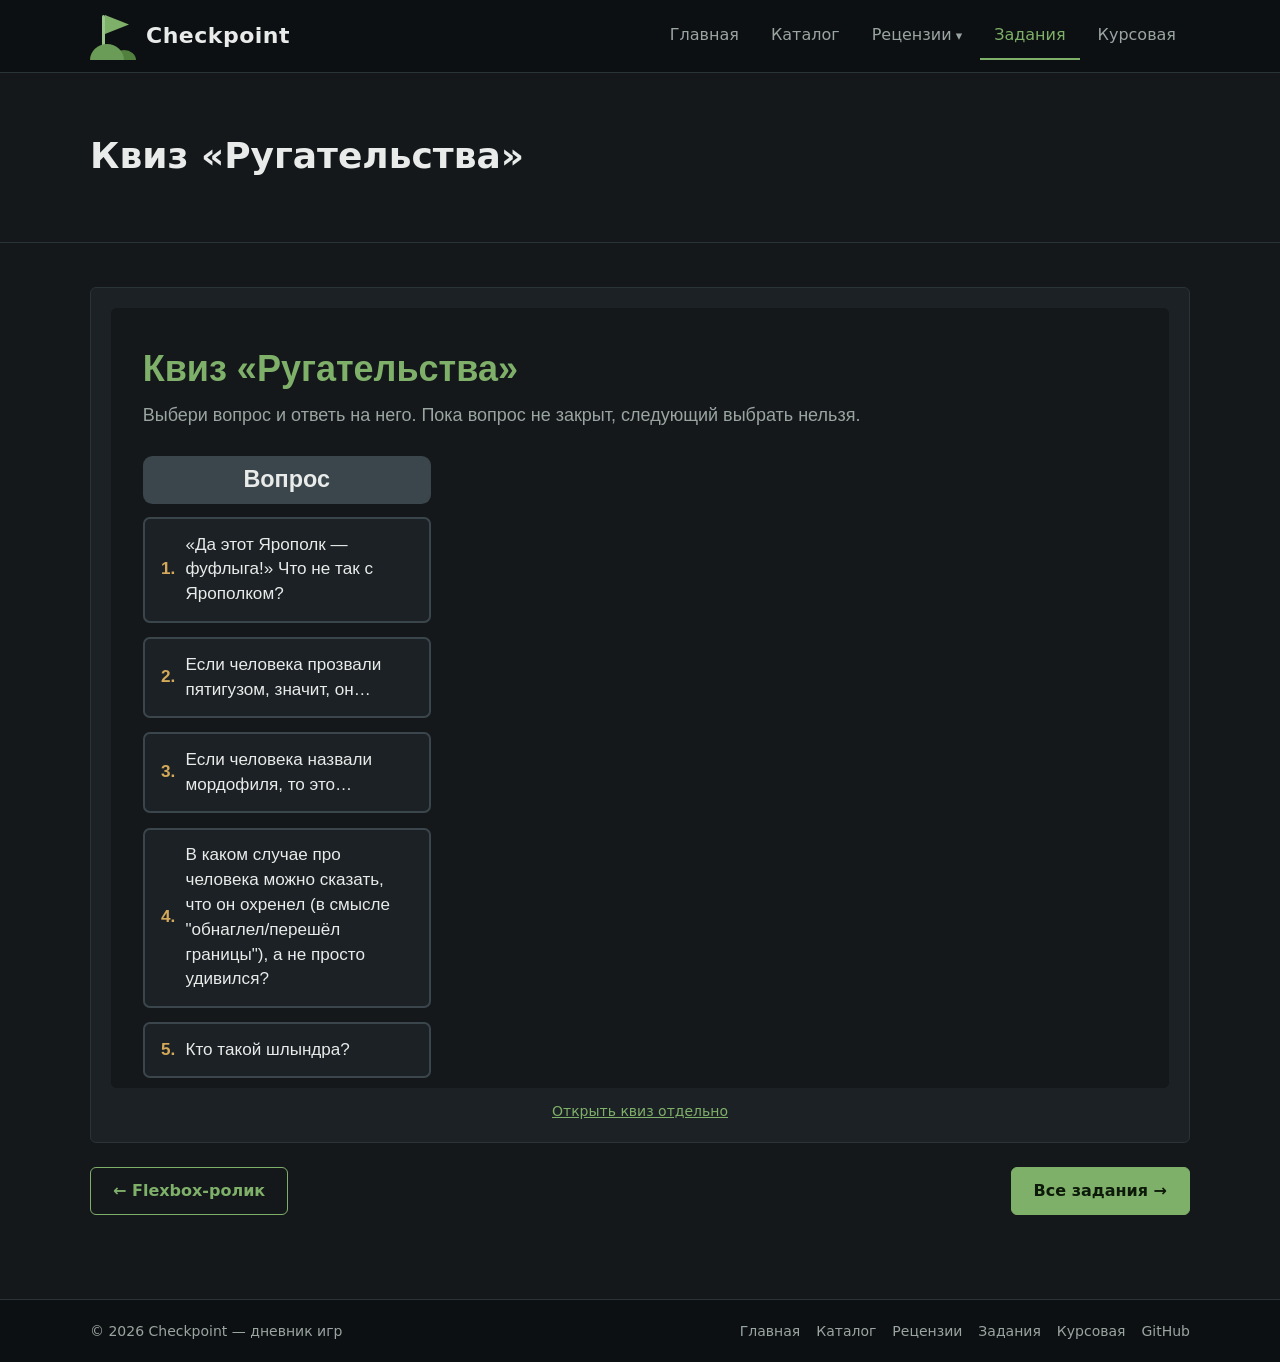
<file: tasks/quiz.html>
<!DOCTYPE html>
<html lang="ru">
<head>
    <meta charset="UTF-8">
    <meta name="viewport" content="width=device-width, initial-scale=1">
    <meta name="description" content="Задание: викторина «Ругательства» (вариант 2).">
    <title>Квиз «Ругательства» — Checkpoint</title>
    <link rel="stylesheet" href="../css/style.css">
    <script src="../js/main.js" defer></script>
</head>
<body>
    <header class="site-header" id="top">
        <div class="container site-header__inner">
            <a class="logo" href="../index.html" aria-label="Checkpoint — на главную">
                <span class="logo__flag" aria-hidden="true">
                    <span class="logo__hill logo__hill--back"></span>
                    <span class="logo__hill"></span>
                </span>
                <span class="logo__text">Checkpoint</span>
            </a>
            <nav class="nav" aria-label="Основное меню">
                <input class="nav__toggle" type="checkbox" id="nav-toggle" aria-label="Меню" aria-controls="nav-list">
                <label class="nav__burger" for="nav-toggle" aria-hidden="true"><span></span></label>
                <ul class="nav__list" id="nav-list">
                    <li class="nav__item"><a class="nav__link" href="../index.html">Главная</a></li>
                    <li class="nav__item"><a class="nav__link" href="../catalog.html">Каталог</a></li>
                    <li class="nav__item nav__item--drop">
                        <a class="nav__link" href="../reviews.html">Рецензии</a>
                        <ul class="nav__sub">
                            <li><a class="nav__link" href="../review-tlou.html">The Last of Us</a></li>
                            <li><a class="nav__link" href="../review-trials.html">The Outlast Trials</a></li>
                        </ul>
                    </li>
                    <li class="nav__item"><a class="nav__link is-active" href="../tasks/index.html">Задания</a></li>
                    <li class="nav__item"><a class="nav__link" href="../coursework.html">Курсовая</a></li>
                </ul>
            </nav>
        </div>
    </header>
    <main>
        <div class="page-head page-head--compact">
            <div class="container">
                <h1>Квиз «Ругательства»</h1>
            </div>
        </div>

        <div class="container">
            <section class="section demo-stage">
                <div class="demo demo--wide demo--quiz">
                    <iframe class="demo__frame demo__frame--quiz" src="../works/quiz/index.html" title="Квиз «Ругательства»" loading="lazy"></iframe>
                    <p class="demo__caption"><a href="../works/quiz/index.html">Открыть квиз отдельно</a></p>
                </div>
            </section>
            <nav class="pager" aria-label="Переходы между заданиями">
                <a class="btn btn--ghost" href="roller.html">← Flexbox-ролик</a>
                <a class="btn" href="index.html">Все задания →</a>
            </nav>
        </div>
    </main>
    <footer class="site-footer">
        <div class="container site-footer__inner">
            <p>© 2026 Checkpoint — дневник игр</p>
            <ul class="site-footer__nav">
                <li><a href="../index.html">Главная</a></li>
                <li><a href="../catalog.html">Каталог</a></li>
                <li><a href="../reviews.html">Рецензии</a></li>
                <li><a href="../tasks/index.html">Задания</a></li>
                <li><a href="../coursework.html">Курсовая</a></li>
                <li><a href="https://github.com/tuliplya">GitHub</a></li>
            </ul>
        </div>
    </footer>
    <a class="to-top" href="#top" aria-label="Наверх"></a>
</body>
</html>
</file>
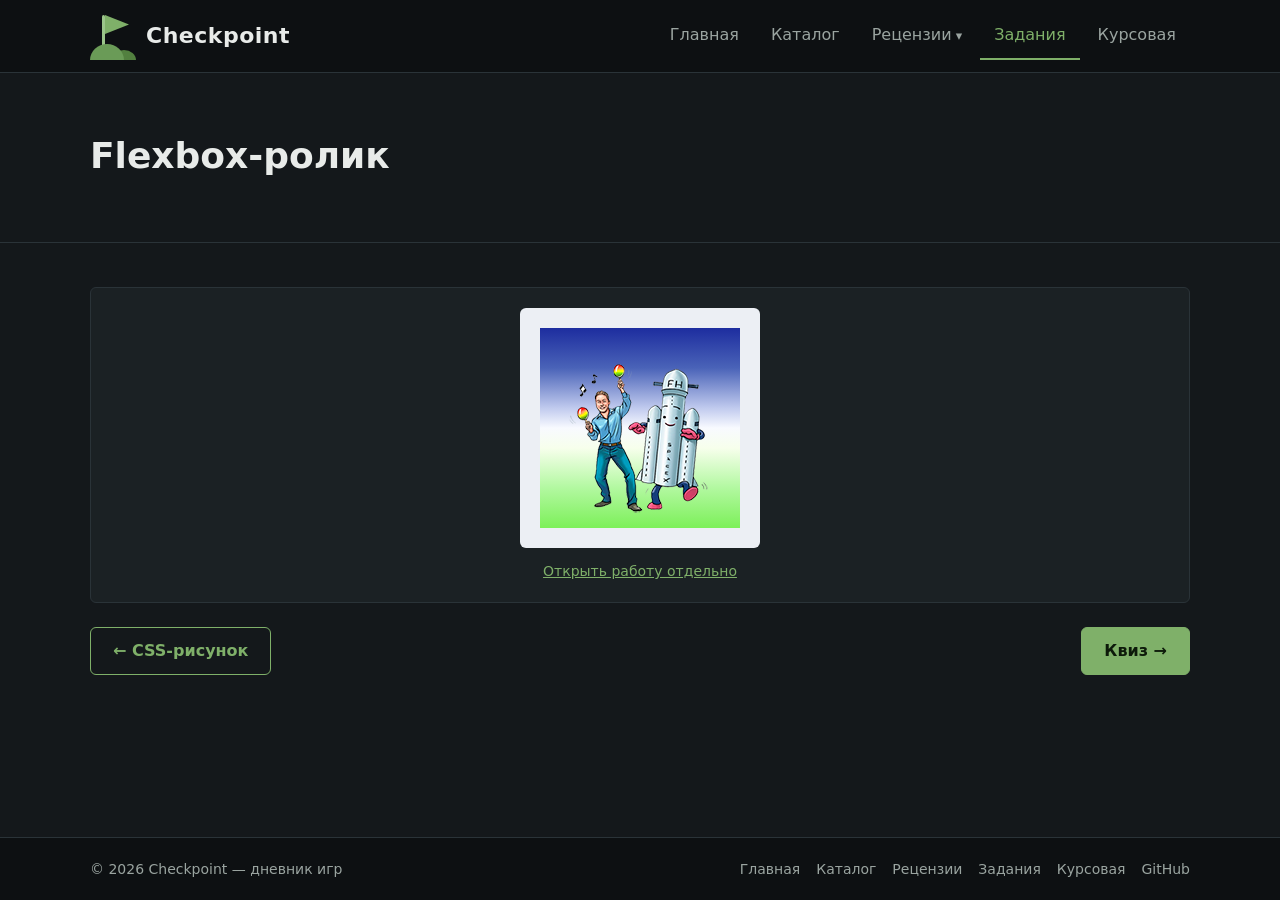
<file: tasks/roller.html>
<!DOCTYPE html>
<html lang="ru">
<head>
    <meta charset="UTF-8">
    <meta name="viewport" content="width=device-width, initial-scale=1">
    <meta name="description" content="Задание: Flexbox-ролик (вариант 4).">
    <title>Flexbox-ролик — Checkpoint</title>
    <link rel="stylesheet" href="../css/style.css">
    <script src="../js/main.js" defer></script>
</head>
<body>
    <header class="site-header" id="top">
        <div class="container site-header__inner">
            <a class="logo" href="../index.html" aria-label="Checkpoint — на главную">
                <span class="logo__flag" aria-hidden="true">
                    <span class="logo__hill logo__hill--back"></span>
                    <span class="logo__hill"></span>
                </span>
                <span class="logo__text">Checkpoint</span>
            </a>
            <nav class="nav" aria-label="Основное меню">
                <input class="nav__toggle" type="checkbox" id="nav-toggle" aria-label="Меню" aria-controls="nav-list">
                <label class="nav__burger" for="nav-toggle" aria-hidden="true"><span></span></label>
                <ul class="nav__list" id="nav-list">
                    <li class="nav__item"><a class="nav__link" href="../index.html">Главная</a></li>
                    <li class="nav__item"><a class="nav__link" href="../catalog.html">Каталог</a></li>
                    <li class="nav__item nav__item--drop">
                        <a class="nav__link" href="../reviews.html">Рецензии</a>
                        <ul class="nav__sub">
                            <li><a class="nav__link" href="../review-tlou.html">The Last of Us</a></li>
                            <li><a class="nav__link" href="../review-trials.html">The Outlast Trials</a></li>
                        </ul>
                    </li>
                    <li class="nav__item"><a class="nav__link is-active" href="../tasks/index.html">Задания</a></li>
                    <li class="nav__item"><a class="nav__link" href="../coursework.html">Курсовая</a></li>
                </ul>
            </nav>
        </div>
    </header>
    <main>
        <div class="page-head page-head--compact">
            <div class="container">
                <h1>Flexbox-ролик</h1>
            </div>
        </div>

        <div class="container">
            <section class="section demo-stage">
                <div class="demo">
                    <iframe class="demo__frame" src="../works/roller/index.html" title="Flexbox-ролик" width="240" height="240" loading="lazy"></iframe>
                    <p class="demo__caption"><a href="../works/roller/index.html">Открыть работу отдельно</a></p>
                </div>
            </section>
            <nav class="pager" aria-label="Переходы между заданиями">
                <a class="btn btn--ghost" href="picture.html">← CSS-рисунок</a>
                <a class="btn" href="quiz.html">Квиз →</a>
            </nav>
        </div>
    </main>
    <footer class="site-footer">
        <div class="container site-footer__inner">
            <p>© 2026 Checkpoint — дневник игр</p>
            <ul class="site-footer__nav">
                <li><a href="../index.html">Главная</a></li>
                <li><a href="../catalog.html">Каталог</a></li>
                <li><a href="../reviews.html">Рецензии</a></li>
                <li><a href="../tasks/index.html">Задания</a></li>
                <li><a href="../coursework.html">Курсовая</a></li>
                <li><a href="https://github.com/tuliplya">GitHub</a></li>
            </ul>
        </div>
    </footer>
    <a class="to-top" href="#top" aria-label="Наверх"></a>
</body>
</html>
</file>
<file: css/style.css>
:root {
    --bg: #14181b;
    --bg-deep: #0d1012;
    --panel: #1b2124;
    --panel-light: #222b30;
    --line: #2a3338;
    --line-light: #3a464c;
    --text: #e8ebe9;
    --muted: #9aa4a0;
    --accent: #7fb069;
    --accent-light: #9bc58a;
    --accent-ink: #0d1a0a;
    --amber: #d4a95a;
    --hill: #6a9b57;
    --hill-back: #52803f;
    --meter-good: #7fb069;
    --meter-ok: #e0b84a;
    --meter-low: #e08a3c;
    --meter-bad: #d4504a;
    --radius: 0.375rem;
    --container: 68.75rem;
}

*,
*::before,
*::after {
    box-sizing: border-box;
}

body {
    display: flex;
    flex-direction: column;
    min-height: 100vh;
    margin: 0;
    background: var(--bg);
    color: var(--text);
    font-family: "Segoe UI", system-ui, -apple-system, Arial, sans-serif;
    font-size: 1rem;
    line-height: 1.6;
}

main {
    flex: 1;
}

img {
    display: block;
    max-width: 100%;
    height: auto;
}

a {
    color: var(--accent);
}

a:hover {
    color: var(--accent-light);
}

h1, h2, h3, h4 {
    margin: 0 0 0.75rem;
    line-height: 1.25;
}

h1 { font-size: 2.25rem; }
h2 { font-size: 1.625rem; }
h3 { font-size: 1.25rem; }
h4 { font-size: 1.0625rem; }

p {
    margin: 0 0 0.875rem;
}

:focus-visible {
    outline: 0.125rem solid var(--accent-light);
    outline-offset: 0.125rem;
}

.container {
    width: min(100% - 2rem, var(--container));
    margin-inline: auto;
}

.section {
    padding: 2.75rem 0 0.5rem;
}

.section__title {
    padding-bottom: 0.5rem;
    margin-bottom: 1.25rem;
    border-bottom: 0.0625rem solid var(--line);
}

.page-head {
    display: grid;
    align-content: center;
    min-height: 20rem;
    padding: 2.5rem 0 2rem;
    border-bottom: 0.0625rem solid var(--line);
}

.page-head p {
    max-width: 45rem;
    margin: 0;
    color: var(--muted);
}

.page-head--cover {
    position: relative;
    overflow: hidden;
    color: #e8ebe9;
}

.page-head__img {
    position: absolute;
    inset: 0;
    width: 100%;
    height: 100%;
    object-fit: cover;
}

.page-head--cover::after {
    content: "";
    position: absolute;
    inset: 0;
    background: linear-gradient(90deg, rgba(13, 16, 18, 0.92), rgba(13, 16, 18, 0.55));
}

.page-head--cover .container {
    position: relative;
    z-index: 1;
}

.page-head--cover p {
    color: #c9d2ce;
}

.muted {
    color: var(--muted);
}

/* Шапка и меню */
.site-header {
    position: sticky;
    top: 0;
    z-index: 20;
    background: var(--bg-deep);
    border-bottom: 0.0625rem solid var(--line);
}

.site-header__inner {
    position: relative;
    display: flex;
    align-items: center;
    justify-content: space-between;
    gap: 1.5rem;
    min-height: 4.5rem;
}

/* Логотип, нарисован средствами CSS */
.logo {
    display: flex;
    align-items: center;
    gap: 0.625rem;
    color: var(--text);
    text-decoration: none;
}

.logo:hover {
    color: var(--text);
}

.logo__flag {
    position: relative;
    flex-shrink: 0;
    width: 2.875rem;
    height: 3rem;
}

.logo__flag::before {
    content: "";
    position: absolute;
    top: 0.1875rem;
    left: 0.75rem;
    width: 0.1875rem;
    height: 2.25rem;
    border-radius: 0.125rem;
    background: var(--accent-light);
}

.logo__flag::after {
    content: "";
    position: absolute;
    top: 0.1875rem;
    left: 0.9375rem;
    width: 1.5rem;
    height: 1.1875rem;
    background: var(--accent);
    clip-path: polygon(0 0, 100% 50%, 0 100%);
    transform-origin: 0 50%;
}

.logo__hill {
    position: absolute;
    bottom: 0;
    left: 0;
    width: 2.125rem;
    height: 1rem;
    background: var(--hill);
    border-radius: 50% 50% 0 0 / 100% 100% 0 0;
}

.logo__hill--back {
    left: 1.375rem;
    width: 1.5rem;
    height: 0.625rem;
    background: var(--hill-back);
}

@keyframes flag-wave {
    0%, 100% { transform: skewY(0) scaleX(1); }
    25%      { transform: skewY(-6deg) scaleX(0.93); }
    50%      { transform: skewY(0) scaleX(1.08); }
    75%      { transform: skewY(6deg) scaleX(0.93); }
}

@media (prefers-reduced-motion: no-preference) {
    .logo:hover .logo__flag::after,
    .logo:focus-visible .logo__flag::after {
        animation: flag-wave 1.2s ease-in-out infinite;
    }
}

.logo__text {
    font-size: 1.375rem;
    font-weight: 700;
    letter-spacing: 0.0312rem;
}

.nav__list {
    display: flex;
    gap: 0.25rem;
    margin: 0;
    padding: 0;
    list-style: none;
}

.nav__item {
    position: relative;
}

.nav__link {
    display: block;
    padding: 0.625rem 0.875rem;
    border-bottom: 0.125rem solid transparent;
    color: var(--muted);
    text-decoration: none;
    transition: color 0.2s, border-color 0.2s;
}

.nav__link:hover {
    color: var(--text);
}

.nav__link.is-active {
    border-bottom-color: var(--accent);
    color: var(--accent);
}

.nav__item--drop > .nav__link::after {
    content: " ▾";
    font-size: 0.8em;
}

.nav__sub {
    display: none;
    position: absolute;
    top: 100%;
    left: 0;
    min-width: 14.375rem;
    margin: 0;
    padding: 0.375rem;
    list-style: none;
    background: var(--bg-deep);
    border: 0.0625rem solid var(--line);
    border-radius: var(--radius);
}

.nav__item--drop:hover .nav__sub,
.nav__item--drop:focus-within .nav__sub {
    display: block;
}

.nav__sub .nav__link {
    border-bottom: 0;
    border-radius: 0.25rem;
}

.nav__sub .nav__link:hover {
    background: var(--panel);
}

.nav__toggle,
.nav__burger {
    display: none;
}

.btn {
    display: inline-block;
    padding: 0.625rem 1.375rem;
    border: 0.0625rem solid var(--accent);
    border-radius: var(--radius);
    background: var(--accent);
    color: var(--accent-ink);
    font-weight: 600;
    text-align: center;
    text-decoration: none;
    transition: background 0.2s, color 0.2s;
}

.btn:hover {
    background: var(--accent-light);
    color: var(--accent-ink);
}

.btn--ghost {
    background: transparent;
    color: var(--accent);
}

.btn--ghost:hover {
    background: var(--panel-light);
    color: var(--accent-light);
}

.btn--small {
    padding: 0.375rem 0.875rem;
    font-size: 0.875rem;
}

.badge {
    display: inline-block;
    padding: 0.125rem 0.625rem;
    border: 0.0625rem solid var(--line-light);
    border-radius: 1.25rem;
    color: var(--muted);
    font-size: 0.8125rem;
    line-height: 1.5;
}

.badge--done {
    border-color: var(--accent);
    color: var(--accent);
}

.badge--progress {
    border-color: var(--amber);
    color: var(--amber);
}

.badge--fav {
    border-color: var(--accent);
    background: var(--accent);
    color: var(--accent-ink);
    font-weight: 600;
}

.cards {
    display: grid;
    grid-template-columns: repeat(auto-fill, minmax(min(14.375rem, 100%), 1fr));
    gap: 1.25rem;
}

.cards--mini {
    grid-template-columns: repeat(3, 1fr);
}

/* Карточки игр */
.game-card {
    display: flex;
    flex-direction: column;
    overflow: hidden;
    background: var(--panel);
    border: 0.0625rem solid var(--line);
    border-radius: var(--radius);
    transition: transform 0.2s, border-color 0.2s;
}

.game-card:hover {
    transform: translateY(-0.25rem);
    border-color: var(--accent);
}

.game-card--fav {
    border-color: var(--accent);
}

.game-card__cover {
    width: 100%;
    aspect-ratio: 5 / 7;
    object-fit: cover;
}

.cards--mini .game-card {
    flex-direction: row;
    align-items: stretch;
}

.cards--mini .game-card__cover {
    flex: none;
    width: 6rem;
    height: auto;
    aspect-ratio: 5 / 7;
}

.cards--mini .game-card__body {
    justify-content: center;
}

.game-card__body {
    display: flex;
    flex: 1;
    flex-direction: column;
    padding: 0.875rem;
}

.game-card__title {
    margin-bottom: 0.25rem;
}

.game-card__meta {
    margin-bottom: 0.5rem;
    color: var(--muted);
    font-size: 0.875rem;
}

.game-card__status {
    display: flex;
    flex-wrap: wrap;
    align-items: center;
    gap: 0.5rem;
    margin-bottom: 0.625rem;
}

.game-card__rating {
    color: var(--accent);
    font-weight: 700;
}

.game-card__more {
    flex: 1;
    font-size: 0.9375rem;
}

.game-card .btn {
    align-self: flex-start;
    margin-top: 0.5rem;
}

/* Главная */
.hero {
    position: relative;
    overflow: hidden;
    border-bottom: 0.0625rem solid var(--line);
}

.hero__img {
    position: absolute;
    inset: 0;
    width: 100%;
    height: 100%;
    object-fit: cover;
}

.hero::after {
    content: "";
    position: absolute;
    inset: 0;
    background: linear-gradient(90deg, rgba(13, 16, 18, 0.92), rgba(13, 16, 18, 0.5));
}

.hero__content {
    position: relative;
    z-index: 1;
    padding: 6rem 0 6.5rem;
}

.hero__content > * {
    max-width: 40rem;
}

.hero__content p {
    margin-top: 0;
    margin-bottom: 1.5rem;
    color: #c9d2ce;
    font-size: 1.1875rem;
}

.features {
    display: grid;
    grid-template-columns: 1fr 1fr;
    gap: 1.25rem;
}

.feature {
    display: flex;
    gap: 1rem;
    overflow: hidden;
    background: var(--panel);
    border: 0.0625rem solid var(--accent);
    border-radius: var(--radius);
}

.feature__cover {
    flex-shrink: 0;
    width: 9.375rem;
    object-fit: cover;
}

.feature__body {
    padding: 1rem 1rem 1rem 0;
}

.feature__score {
    color: var(--accent);
    font-weight: 700;
}

.about {
    display: flex;
    align-items: flex-start;
    gap: 1.75rem;
}

.about__img {
    flex-shrink: 0;
    width: 22.5rem;
    border: 0.0625rem solid var(--line);
    border-radius: var(--radius);
}

.stats {
    display: grid;
    grid-template-columns: repeat(4, 1fr);
    gap: 1rem;
    margin: 0;
}

.stats__item {
    display: flex;
    flex-direction: column-reverse;
    padding: 1.125rem 0.625rem;
    background: var(--panel);
    border: 0.0625rem solid var(--line);
    border-radius: var(--radius);
    text-align: center;
}

.stats dd {
    margin: 0;
    color: var(--accent);
    font-size: 2.125rem;
    font-weight: 700;
    line-height: 1.2;
}

.stats dt {
    color: var(--muted);
    font-size: 0.875rem;
}

.links {
    display: grid;
    grid-template-columns: 1fr 1fr;
    gap: 1.25rem;
}

.link-card {
    display: block;
    padding: 1.25rem;
    background: var(--panel);
    border: 0.0625rem solid var(--line);
    border-radius: var(--radius);
    color: var(--text);
    text-decoration: none;
    transition: border-color 0.2s, transform 0.2s;
}

.link-card:hover {
    border-color: var(--accent);
    color: var(--text);
    transform: translateY(-0.1875rem);
}

.link-card h3 {
    color: var(--accent);
}

.link-card p {
    margin: 0;
    color: var(--muted);
}

.catalog-nav {
    display: flex;
    flex-wrap: wrap;
    gap: 0.625rem;
    margin-top: 1.125rem;
}

.franchise {
    margin-bottom: 2.25rem;
}

.franchise__head {
    display: flex;
    flex-wrap: wrap;
    align-items: baseline;
    justify-content: space-between;
    gap: 0.5rem 1rem;
    padding-bottom: 0.5rem;
    margin-bottom: 1rem;
    border-bottom: 0.0625rem solid var(--line);
}

.franchise__head h3 {
    margin: 0;
}

.franchise__avg {
    color: var(--accent);
    font-size: 0.9375rem;
}

.franchise--fav .franchise__head {
    border-bottom-color: var(--accent);
}

.plans {
    margin-bottom: 2.25rem;
}

.plans__list {
    display: grid;
    grid-template-columns: repeat(auto-fill, minmax(min(9.375rem, 100%), 1fr));
    gap: 0.625rem;
    margin: 0 0 1.25rem;
    padding: 0;
    list-style: none;
}

.plan-card {
    display: flex;
    align-items: center;
    justify-content: center;
    min-height: 3.5rem;
    padding: 0.5rem 0.625rem;
    background: var(--panel);
    border: 0.0625rem dashed var(--line-light);
    border-radius: var(--radius);
    color: var(--muted);
    font-size: 0.875rem;
    text-align: center;
}

.review-hero {
    position: relative;
    overflow: hidden;
    border-bottom: 0.0625rem solid var(--line);
}

.review-hero__img {
    width: 100%;
    height: 20rem;
    object-fit: cover;
}

.review-hero::after {
    content: "";
    position: absolute;
    inset: 0;
    background: linear-gradient(0deg, rgba(20, 24, 27, 0.95), rgba(20, 24, 27, 0.2));
}

.review-hero__title {
    position: absolute;
    bottom: 1.125rem;
    left: 0;
    right: 0;
    z-index: 1;
}

.review-hero__title p {
    margin: 0;
    color: var(--accent);
}

.review-hero__title h1 {
    margin: 0;
}

/* Рецензии */
.review-head {
    display: grid;
    grid-template-columns: 12.5rem 1fr;
    gap: 1.5rem;
    padding: 1.75rem 0;
}

.review-head__cover {
    width: 12.5rem;
    border: 0.0625rem solid var(--line);
    border-radius: var(--radius);
}

.specs {
    display: grid;
    align-content: start;
    margin: 0;
    padding: 0.375rem 1.125rem;
    background: var(--panel);
    border: 0.0625rem solid var(--line);
    border-radius: var(--radius);
}

.specs__row {
    display: flex;
    justify-content: space-between;
    gap: 1rem;
    padding: 0.5rem 0;
    border-bottom: 0.0625rem solid var(--line);
}

.specs__row:last-child {
    border-bottom: 0;
}

.specs dt {
    color: var(--muted);
}

.specs dd {
    margin: 0;
    text-align: right;
}

.specs__score {
    color: var(--accent);
    font-weight: 700;
}

.review-block {
    display: flow-root;
    margin-bottom: 1.75rem;
}

.review-block--main {
    padding: 1.375rem;
    background: var(--panel);
    border: 0.0625rem solid var(--accent);
    border-radius: var(--radius);
}

.figure {
    margin: 0 0 0.875rem;
}

.figure img {
    width: 100%;
    border: 0.0625rem solid var(--line);
    border-radius: var(--radius);
}

.figure figcaption {
    margin-top: 0.25rem;
    color: var(--muted);
    font-size: 0.8125rem;
}

.figure--right {
    float: right;
    width: min(45%, 21.25rem);
    margin-left: 1.375rem;
}

.figure--left {
    float: left;
    width: min(45%, 21.25rem);
    margin-right: 1.375rem;
}

.gallery {
    display: grid;
    grid-template-columns: 1fr 1fr;
    gap: 1rem;
    margin: 1rem 0;
}

.gallery .figure {
    margin: 0;
}

.quote {
    margin: 0 0 1.75rem;
    padding: 0.875rem 1.25rem;
    background: var(--panel);
    border-left: 0.1875rem solid var(--accent);
    color: var(--text);
    font-size: 1.125rem;
    font-style: italic;
}

.spoiler {
    position: relative;
    display: block;
    margin-bottom: 0.875rem;
    cursor: pointer;
}

.spoiler__toggle,
.spoiler-inline__toggle {
    position: absolute;
    width: 0.0625rem;
    height: 0.0625rem;
    opacity: 0;
}

.spoiler__text {
    display: block;
    padding: 0.875rem 1rem;
    background: var(--panel-light);
    border: 0.0625rem solid var(--line-light);
    border-radius: var(--radius);
    filter: blur(0.375rem);
    transition: filter 0.3s;
    user-select: none;
}

.spoiler__tag {
    position: absolute;
    inset: 0;
    display: flex;
    align-items: center;
    justify-content: center;
    transition: opacity 0.3s;
}

.spoiler__tag span {
    padding: 0.25rem 0.875rem;
    background: var(--bg-deep);
    border: 0.0625rem solid var(--amber);
    border-radius: 1.25rem;
    color: var(--amber);
    font-size: 0.875rem;
    font-weight: 600;
}

.spoiler__toggle:checked ~ .spoiler__text {
    filter: none;
    user-select: auto;
}

.spoiler__toggle:checked ~ .spoiler__tag {
    opacity: 0;
    pointer-events: none;
}

.spoiler__toggle:focus-visible ~ .spoiler__text,
.spoiler-inline__toggle:focus-visible + .spoiler-inline__text {
    outline: 0.125rem solid var(--accent-light);
    outline-offset: 0.125rem;
}

.spoiler-inline {
    cursor: pointer;
}

.spoiler-inline__text {
    padding: 0 0.1875rem;
    background: var(--line-light);
    border-radius: 0.1875rem;
    filter: blur(0.3125rem);
    transition: filter 0.3s, background 0.3s;
    user-select: none;
}

.spoiler-inline__toggle:checked + .spoiler-inline__text {
    background: transparent;
    filter: none;
    user-select: auto;
}

.pager {
    display: flex;
    justify-content: space-between;
    gap: 0.75rem;
    margin: 1rem 0 2.75rem;
}

.review-cards {
    display: grid;
    grid-template-columns: 1fr 1fr;
    gap: 1.25rem;
}

.task-list {
    display: grid;
    gap: 1rem;
    margin: 0;
    padding: 0;
    list-style: none;
}

.task-card {
    display: flex;
    align-items: center;
    gap: 1.125rem;
    padding: 0.875rem;
    background: var(--panel);
    border: 0.0625rem solid var(--line);
    border-radius: var(--radius);
}

.task-card__img {
    flex-shrink: 0;
    width: 9.375rem;
    height: 6.25rem;
    object-fit: contain;
    background: var(--panel-light);
    border-radius: 0.25rem;
}

.task-card__body {
    flex: 1;
}

.task-card__body h3 {
    margin-bottom: 0.25rem;
}

.task-card__body p {
    margin: 0 0 0.5rem;
    color: var(--muted);
}

/* Задания */
.task-layout {
    display: grid;
    grid-template-columns: 1fr 18.75rem;
    align-items: start;
    gap: 1.75rem;
    padding: 2rem 0 2.75rem;
}

.demo {
    display: flex;
    flex-direction: column;
    align-items: center;
    padding: 1.25rem;
    background: var(--panel);
    border: 0.0625rem solid var(--line);
    border-radius: var(--radius);
}

.demo__frame {
    width: 15rem;
    height: 15rem;
    border: 0;
    border-radius: var(--radius);
}

.demo__caption {
    margin: 0.75rem 0 0;
    color: var(--muted);
    font-size: 0.875rem;
    text-align: center;
}

.demo--wide {
    min-height: 13.75rem;
    justify-content: center;
}

.demo__frame--quiz {
    width: 100%;
    height: 48.75rem;
    background: var(--bg);
}

@media (max-width: 43.75em) {
    .page-head {
        min-height: 13.75rem;
    }

    .review-hero__img {
        height: 15rem;
    }

    .demo__frame--quiz {
        height: 56.25rem;
    }
}

.spec-list {
    padding-left: 1.375rem;
}

.spec-list li {
    margin-bottom: 0.375rem;
}

.notice {
    padding: 0.875rem 1.125rem;
    margin-bottom: 1.25rem;
    background: var(--panel);
    border-left: 0.1875rem solid var(--amber);
    color: var(--muted);
}

.notice strong {
    color: var(--amber);
}

.site-footer {
    margin-top: 2.5rem;
    background: var(--bg-deep);
    border-top: 0.0625rem solid var(--line);
    color: var(--muted);
    font-size: 0.875rem;
}

.site-footer__inner {
    display: flex;
    align-items: center;
    justify-content: space-between;
    gap: 1rem;
    padding: 1.25rem 0;
}

.site-footer p {
    margin: 0;
}

.site-footer__nav {
    display: flex;
    flex-wrap: wrap;
    gap: 0.375rem 1rem;
    margin: 0;
    padding: 0;
    list-style: none;
}

.site-footer a {
    color: var(--muted);
    text-decoration: none;
}

.site-footer a:hover {
    color: var(--accent);
}

[hidden] {
    display: none !important;
}

[id] {
    scroll-margin-top: 5.5rem;
}

@media (prefers-reduced-motion: no-preference) {
    html {
        scroll-behavior: smooth;
    }
}

.meter {
    --meter-color: var(--meter-good);
    position: relative;
    display: block;
    flex: none;
    width: 6.75rem;
    height: 1.25rem;
    margin: 0 0.375rem 0 0;
    padding: 0.1875rem;
    border: 0.125rem solid var(--muted);
    border-radius: 0.25rem;
}

.meter::before {
    content: "";
    display: block;
    height: 100%;
    background: linear-gradient(90deg, var(--meter-color) calc(var(--score) * 10%), transparent 0);
    -webkit-mask: repeating-linear-gradient(90deg, #000 0 calc(10% - 0.125rem), transparent calc(10% - 0.125rem) 10%);
    mask: repeating-linear-gradient(90deg, #000 0 calc(10% - 0.125rem), transparent calc(10% - 0.125rem) 10%);
}

.meter::after {
    content: "";
    position: absolute;
    top: 0.25rem;
    right: -0.375rem;
    width: 0.25rem;
    height: 0.5rem;
    border-radius: 0 0.125rem 0.125rem 0;
    background: var(--muted);
}

.meter--ok { --meter-color: var(--meter-ok); }
.meter--low { --meter-color: var(--meter-low); }
.meter--bad { --meter-color: var(--meter-bad); }

.franchise__avg .meter {
    display: inline-block;
    margin: 0 0.375rem 0 0.625rem;
    vertical-align: middle;
}

.game-card__score {
    display: flex;
    align-items: center;
    gap: 0.75rem;
    margin-bottom: 0.625rem;
}

.game-card__score .game-card__rating {
    min-width: 3.4em;
    color: var(--text);
}

.game-card--mini,
.cards--mini .game-card {
    position: relative;
}

.game-card__link {
    color: inherit;
    text-decoration: none;
}

.game-card__link::after {
    content: "";
    position: absolute;
    inset: 0;
}

.game-card__link:focus-visible {
    outline: 0.125rem solid var(--accent-light);
    outline-offset: 0.125rem;
}

.game-card:has(.game-card__link):hover {
    border-color: var(--accent);
}

.game-card:target {
    border-color: var(--accent);
    box-shadow: 0 0 0 0.125rem var(--accent);
}

.site-header,
.site-footer,
.btn,
.badge,
.chip,
.filter,
.pick button,
.stat,
.pager,
.to-top,
.spoiler,
.spoiler-inline,
.game-card summary,
.game-card__score,
.game-card__status,
.franchise__head,
.catalog-nav {
    -webkit-user-select: none;
    user-select: none;
}

.game-card__more summary {
    color: var(--accent);
    cursor: pointer;
    font-weight: 600;
}

.game-card__more summary:hover {
    color: var(--accent-light);
}

.game-card__more summary:focus-visible {
    outline: 0.125rem solid var(--accent-light);
    outline-offset: 0.125rem;
}

.game-card__more p {
    margin: 0.5rem 0 0.75rem;
}

.filter {
    display: flex;
    flex-wrap: wrap;
    align-items: center;
    gap: 0.5rem;
    margin-bottom: 1.5rem;
}

.filter__label {
    color: var(--muted);
}

.filter__btn {
    padding: 0.375rem 1rem;
    border: 0.0625rem solid var(--line-light);
    border-radius: 62.4375rem;
    background: transparent;
    color: var(--text);
    font: inherit;
    font-size: 0.9375rem;
    cursor: pointer;
    transition: background 0.2s, border-color 0.2s;
}

.filter__btn:hover {
    border-color: var(--accent);
}

.filter__btn.is-active {
    background: var(--accent);
    border-color: var(--accent);
    color: var(--accent-ink);
}

.filter__btn:focus-visible,
.to-top:focus-visible {
    outline: 0.125rem solid var(--accent-light);
    outline-offset: 0.125rem;
}

.pick {
    display: flex;
    flex-wrap: wrap;
    align-items: center;
    gap: 1rem;
    margin-bottom: 1.25rem;
}

.pick .btn {
    cursor: pointer;
    font: inherit;
}

.pick__result {
    margin: 0;
    color: var(--accent);
    font-weight: 600;
}

.plan-card.is-picked {
    border-style: solid;
    border-color: var(--accent);
    background: var(--panel-light);
    color: var(--text);
}

/* Кнопка «Наверх» */
.to-top {
    position: fixed;
    right: 1.25rem;
    bottom: 1.25rem;
    z-index: 20;
    width: 2.75rem;
    height: 2.75rem;
    border: 0.0625rem solid var(--accent);
    border-radius: 50%;
    background: var(--panel);
    opacity: 0;
    pointer-events: none;
}

.to-top::before {
    content: "";
    position: absolute;
    top: 1.0625rem;
    left: 0.9375rem;
    width: 0.625rem;
    height: 0.625rem;
    border-top: 0.125rem solid var(--accent);
    border-left: 0.125rem solid var(--accent);
    transform: rotate(45deg);
}

@supports (animation-timeline: scroll()) {
    @keyframes to-top-show {
        from {
            opacity: 0;
            pointer-events: none;
        }

        to {
            opacity: 1;
            pointer-events: auto;
        }
    }

    .to-top {
        animation: to-top-show linear both;
        animation-timeline: scroll(root block);
        animation-range: 18.75rem 31.25rem;
    }
}

.review-hero__title p {
    color: var(--accent-light);
}

.game-card__links {
    display: flex;
    flex-wrap: wrap;
    gap: 0.375rem;
    margin: 0.5rem 0 0.25rem;
}

.chip {
    padding: 0.1875rem 0.625rem;
    border: 0.0625rem solid var(--line-light);
    border-radius: 62.4375rem;
    color: var(--muted);
    font-size: 0.8125rem;
    text-decoration: none;
    transition: color 0.2s, border-color 0.2s;
}

.chip:hover,
.chip:focus-visible {
    border-color: var(--accent);
    color: var(--accent);
}

.cards--flat {
    margin-bottom: 2.25rem;
}

.embed {
    position: relative;
    aspect-ratio: 16 / 9;
    margin-bottom: 1.25rem;
    overflow: hidden;
    background: var(--bg-deep);
    border: 0.0625rem solid var(--line);
    border-radius: var(--radius);
}

.embed iframe {
    position: absolute;
    inset: 0;
    width: 100%;
    height: 100%;
    border: 0;
}

.embed--empty {
    display: flex;
    flex-direction: column;
    align-items: center;
    justify-content: center;
    gap: 0.5rem;
    padding: 1rem;
    color: var(--muted);
    text-align: center;
}

.embed--empty p {
    margin: 0;
}

.embed-spotify {
    display: block;
    width: 100%;
    height: 9.5rem;
    border: 0;
    border-radius: 0.75rem;
}

.embed-spotify.embed--empty {
    height: 9.5rem;
    background: var(--panel);
    border: 0.0625rem solid var(--line);
    border-radius: 0.75rem;
}

.media__row {
    display: grid;
    grid-template-columns: repeat(auto-fit, minmax(min(16.25rem, 100%), 1fr));
    gap: 1.5rem;
}

.steam-list {
    margin: 0;
    padding: 0;
    list-style: none;
}

.steam-list li {
    display: flex;
    align-items: center;
    justify-content: space-between;
    gap: 0.75rem;
    padding: 0.75rem 0.875rem;
    background: var(--panel);
    border: 0.0625rem solid var(--line);
    border-radius: var(--radius);
}

.steam-list li + li {
    margin-top: 0.5rem;
}

.stat-grid {
    display: grid;
    grid-template-columns: repeat(auto-fit, minmax(min(10rem, 100%), 1fr));
    gap: 0.75rem;
    margin-bottom: 2.25rem;
}

.stat {
    display: flex;
    flex-direction: column;
    padding: 1rem;
    background: var(--panel);
    border: 0.0625rem solid var(--line);
    border-radius: var(--radius);
}

.stat__label {
    color: var(--muted);
    font-size: 0.875rem;
}

.stat__num {
    font-size: 2rem;
    font-weight: 700;
    line-height: 1.2;
}

.stat__num--accent {
    color: var(--accent);
}

/* Адаптивность */
@media (max-width: 56.25em) {
    .cards--mini {
        grid-template-columns: repeat(2, 1fr);
    }

    .features,
    .links,
    .review-cards,
    .task-layout {
        grid-template-columns: 1fr;
    }

    .stats {
        grid-template-columns: repeat(2, 1fr);
    }

    .about {
        flex-direction: column;
    }

    .about__img {
        width: 100%;
    }
}

@media (max-width: 53.75em) {
    .nav__toggle {
        position: absolute;
        top: 50%;
        right: 0;
        z-index: 2;
        display: block;
        width: 2.75rem;
        height: 2.75rem;
        margin: 0;
        opacity: 0;
        cursor: pointer;
        transform: translateY(-50%);
    }

    .nav__burger {
        position: relative;
        display: block;
        width: 2.75rem;
        height: 2.75rem;
        border: 0.0625rem solid var(--line-light);
        border-radius: var(--radius);
    }

    .nav__burger span,
    .nav__burger span::before,
    .nav__burger span::after {
        position: absolute;
        width: 1.25rem;
        height: 0.125rem;
        border-radius: 0.0625rem;
        background: var(--text);
        transition: transform 0.2s, background 0.2s;
    }

    .nav__burger span {
        top: 1.25rem;
        left: 0.6875rem;
    }

    .nav__burger span::before,
    .nav__burger span::after {
        content: "";
        left: 0;
    }

    .nav__burger span::before {
        top: -0.375rem;
    }

    .nav__burger span::after {
        top: 0.375rem;
    }

    .nav__toggle:checked + .nav__burger span {
        background: transparent;
    }

    .nav__toggle:checked + .nav__burger span::before {
        transform: translateY(0.375rem) rotate(45deg);
    }

    .nav__toggle:checked + .nav__burger span::after {
        transform: translateY(-0.375rem) rotate(-45deg);
    }

    .nav__toggle:focus-visible + .nav__burger {
        outline: 0.125rem solid var(--accent-light);
        outline-offset: 0.125rem;
    }

    .nav__list {
        position: absolute;
        top: calc(100% + 0.0625rem);
        right: 0;
        left: 0;
        display: none;
        flex-direction: column;
        gap: 0;
        padding: 0.5rem;
        background: var(--bg-deep);
        border: 0.0625rem solid var(--line);
        border-radius: var(--radius);
    }

    .nav__toggle:checked ~ .nav__list {
        display: flex;
    }

    .nav__link {
        padding: 0.75rem 0.625rem;
        border-bottom: 0;
        border-left: 0.1875rem solid transparent;
        border-radius: 0.25rem;
    }

    .nav__link.is-active {
        border-left-color: var(--accent);
    }

    .nav__item--drop > .nav__link::after {
        content: "";
    }

    .nav__sub {
        position: static;
        display: block;
        min-width: 0;
        padding: 0 0 0 1rem;
        background: transparent;
        border: 0;
    }
}

@media (max-width: 43.75em) {
    h1 { font-size: 1.75rem; }
    h2 { font-size: 1.375rem; }

    .hero__content {
        padding: 3.5rem 0 3.75rem;
    }

    .review-head {
        grid-template-columns: 1fr;
    }

    .review-head__cover {
        width: 10rem;
    }

    .figure--left,
    .figure--right {
        float: none;
        width: 100%;
        margin: 0 0 0.875rem;
    }

    .gallery {
        grid-template-columns: 1fr;
    }

    .task-card {
        flex-direction: column;
        align-items: flex-start;
    }

    .site-footer__inner {
        flex-direction: column;
        align-items: flex-start;
    }
}

.media__trailers {
    display: grid;
    grid-template-columns: repeat(auto-fit, minmax(min(18.75rem, 100%), 1fr));
    gap: 1rem;
    margin-bottom: 0.5rem;
}

.media__trailer h4 {
    margin: 0 0 0.5rem;
}

.media__row .embed-spotify + .embed-spotify {
    margin-top: 0.75rem;
}

.page-head--compact {
    min-height: 10.625rem;
}

@media (max-width: 43.75em) {
    .page-head--compact {
        min-height: 8.125rem;
    }
}

.spoiler {
    clear: both;
}

@media (max-width: 24em) {
    .features {
        grid-template-columns: minmax(0, 1fr);
    }

    .feature {
        flex-direction: column;
    }

    .feature__cover {
        width: 100%;
        height: 12rem;
    }

    .feature__body {
        padding: 0 1rem 1rem;
    }
}

.game-card__body,
.feature__body {
    min-width: 0;
    overflow-wrap: anywhere;
}

@media (max-width: 22em) {
    .site-header__inner {
        gap: 0.5rem;
    }

    .logo {
        gap: 0.375rem;
    }

    .logo__text {
        font-size: 1.125rem;
    }
}

@media (max-width: 15em) {
    .logo__text {
        display: none;
    }

    .specs {
        grid-template-columns: minmax(0, 1fr);
    }
}
</file>
<file: works/picture/pic.css>
/* Общий контейнер */
.picture-container {
    width: 12.5rem;
    height: 12.5rem;
    position: relative;
    margin: 1.25rem auto;
}

/* Внешняя рамка */
.outside-border {
    position: absolute;
    top: 0;
    left: 0;
    width: 100%;
    height: 100%;
    background: white;
    box-shadow: 0 0 0.3125rem rgba(0, 0, 0, 0.4);
    z-index: 1;
}
/* Внутренняя рамка */
.inside-border {
    position: absolute;
    top: 0.375rem;
    left:0.375rem;
    width: 11.75rem;
    height: 11.75rem;
    background: linear-gradient(to top right, #cf00be, #FFFFFF);
    z-index: 2;
}

/* Небо */
.sky {
    position: absolute;
    top: 0.9375rem;
    left: 0.9375rem;
    width: 10.625rem;
    height: 10.625rem;
    background: radial-gradient(circle at center, #E0F7FF 0%, #87a2eb 40%, #045dc4 100%);
    overflow: hidden;
    z-index: 3;
}

/* Облако */
.cloud {
    position: absolute;
    top: -0.3125rem;
    left: 1.875rem;
    width: 6.875rem;
    height: 2.5rem;
    background: radial-gradient(circle at center, #E0F7FF 0%, #87a2eb 60%, #1667c4 150%);
    z-index: 4;
    -webkit-mask: 
        radial-gradient(ellipse 2.1875rem 0.9375rem at 2.1875rem 0.9375rem, black 99%, transparent 100%),
        radial-gradient(ellipse 2.1875rem 0.9375rem at 4.6875rem 1.5625rem, black 99%, transparent 100%);
    mask: 
        radial-gradient(ellipse 2.1875rem 0.9375rem at 2.1875rem 0.9375rem, black 99%, transparent 100%),
        radial-gradient(ellipse 2.1875rem 0.9375rem at 4.6875rem 1.5625rem, black 99%, transparent 100%);
}

/* Левый гриб (большой) */
.mushroom-left {
    position: absolute;
    bottom: 0.625rem;
    left: 0.9375rem;
    width: 1.875rem;
    height: 4.375rem;
    background: #F5DEB3;
    border: 0.125rem solid #692929;
    border-radius: 50%;
    z-index: 5;
}

/* Шляпка левого гриба */
.mushroom-left::before {
    content: '';
    position: absolute;
    top: -0.9375rem; 
    left: -1.5625rem;
    width: 5rem;
    height: 2.5rem;
    background: radial-gradient(circle at 60% 35%, #ddc2c2 -7%, #693636 60%, #692929 80%);
    border-radius: 50% / 100% 100% 0 0;
}

/* Правый гриб (маленький) */
.mushroom-right {
    position: absolute;
    bottom: 0.75rem;
    left: 3.4375rem;
    width: 1.25rem;
    height: 2.8125rem;
    background: #F5DEB3;
    border: 0.125rem solid #692929;
    border-radius: 50%;
    z-index: 5;
    transform: rotate(30deg);
}

/* Шляпка правого гриба */
.mushroom-right::before {
    content: '';
    position: absolute;
    top: -0.625rem;
    left: -0.9375rem;
    width: 3.125rem;
    height: 1.5625rem;
    background: radial-gradient(circle at 60% 35%, #ddc2c2 -7%, #693636 60%, #692929 80%);
    border-radius: 50% / 100% 100% 0 0;
}

/* Пчела */
.bee {
    position: absolute;
    top: 3.875rem;
    left: 5.9375rem;
    width: 1.5625rem;
    height: 0.9375rem;
    transform: rotate(-35deg);
    z-index: 6;
}

/* Тело пчелы*/
.bee::before {
    content: '';
    position: absolute;
    top: -0.0625rem;
    left: 0.125rem;
    width: 2.5rem;
    height: 0.9375rem;
    background: #fcd425;
    border: 0.0938rem solid #cfb51e;
    border-radius: 50%;
}
/* Голова пчелы */
.bee::after {
    content: '';
    position: absolute;
    top: 0;
    left: -0.625rem;
    width: 0.875rem;
    height: 0.875rem;
    background: #fcd425;
    border: 0.0938rem solid #cfb51e;
    border-radius: 50%;
}

/* Крылья */
.wing {
    position: absolute;
    width: 1.875rem;
    height: 0.75rem;
    background: #7a99f5;
    border: 0.0938rem solid #193eaf;
    border-radius: 50%;
    z-index: 7;

}

/* Левое нижнее крыло */
.wing-left-bottom {
    top: 2.125rem;
    left: 5.9375rem;
    transform: rotate(-100deg);
}

/* Левое верхнее крыло */
.wing-left-top {
    top: 2.75rem;
    left: 5.125rem;
    transform: rotate(30deg);
}

/* Правое нижнее крыло */
.wing-right-bottom {
    top: 4.3125rem;
    right: 1.0625rem;
    transform: rotate(30deg);
}

/* Правое верхнее крыло*/
.wing-right-top {
    top: 4.875rem;
    right: 1.875rem;
    transform: rotate(-100deg);
}

/* Глаза*/
.eye {
    position: absolute;
    width: 0.3125rem;
    height: 0.3125rem;
    background: #000000;
    border-radius: 50%;
    z-index: 8;
}

/* Правый глаз*/
.eye-right{
    top: 4.6875rem;
    left: 5.625rem;
}

/* Левый глаз*/
.eye-left{
    top: 5rem;
    left: 5.9375rem;
}

/* Трава */
.grass {
    position: absolute;
    bottom: 0;
    left: 0;
    width: 100%;
    height: 3.125rem;
    z-index: 5;
}

/* Треугольник травы */
.grass-blade {
    position: absolute;
    bottom: 0;
    left: -0.625rem;
    width: 4.375rem;
    height: 2.1875rem;
    background: repeating-linear-gradient(
        -45deg,
        #41ee41 0,
        #41ee41 0.25rem,
        #228B22 0.25rem,
        #228B22 0.5rem
    );
    clip-path: polygon(50% 0%, 0% 100%, 100% 100%);
}

/* Треугольник 1 */
.grass-blade:nth-child(1) {
    left: -0.9375rem;
}

/* Треугольник 2 */
.grass-blade:nth-child(2) {
    left: 1.6875rem;
}

/* Треугольник 3 */
.grass-blade:nth-child(3) {
    left: 4.4375rem;
}

/* Треугольник 4 */
.grass-blade:nth-child(4) {
    left: 7.1875rem;
}
</file>
<file: works/quiz/quiz.css>
:root {
    --bg: #14181b;
    --bg-deep: #0d1012;
    --panel: #1b2124;
    --panel-hover: #222b30;
    --line: #2a3338;
    --line-light: #3a464c;
    --text: #e8ebe9;
    --muted: #9aa4a0;
    --accent: #7fb069;
    --accent-light: #9bc58a;
    --accent-ink: #0d1a0a;
    --amber: #d4a95a;
    --ok: var(--accent);
    --ok-bg: #1d2b1f;
    --fail: #d4675a;
    --on-mark: var(--accent-ink);
    --radius: 0.4em;
}

* {
    box-sizing: border-box;
}

body {
    margin: 0;
    background: var(--bg);
    color: var(--text);
    font-family: "Segoe UI", Roboto, "Helvetica Neue", Arial, sans-serif;
    font-size: 1.125rem;
    line-height: 1.45;
    overflow-wrap: anywhere;
}

.page {
    width: min(68.75em, 94%);
    margin: 0 auto;
    padding: 2.2em 0 4.5em;
}

.page__head h1 {
    margin: 0 0 0.35em;
    font-size: 2em;
    line-height: 1.15;
    color: var(--accent);
}

.page__head p {
    margin: 0 0 1.6em;
    color: var(--muted);
}

.finish {
    margin: 0 0 0.25em;
    font-size: 1.45em;
    font-weight: 700;
    color: var(--accent);
    animation: appear 0.6s ease-out backwards;
}

.stats {
    margin: 0 0 1.3em;
    font-size: 1.05em;
    animation: appear 0.6s 0.2s ease-out backwards;
}

.stats small {
    display: block;
    margin-top: 0.25em;
    color: var(--muted);
    font-size: 0.85em;
}

.quiz {
    display: grid;
    grid-template-columns: minmax(0, 20em) minmax(0, 1fr);
    column-gap: 2em;
    row-gap: 0.7em;
}

.quiz__label {
    grid-column: 1;
    margin: 0;
    padding: 0.3em 0.8em;
    border-radius: var(--radius);
    background: var(--line-light);
    font-size: 1.3em;
    font-weight: 600;
    text-align: center;
}

.quiz-area {
    grid-column: 1;
    position: relative; /* offsetTop вопросов считается от этой области */
    display: flex;
    flex-direction: column;
    gap: 0.8em;
}

.q-head {
    display: flex;
    align-items: center;
    gap: 0.6em;
    width: 100%;
    padding: 0.8em 0.95em;
    border: 0.12em solid var(--line-light);
    border-radius: var(--radius);
    background: var(--panel);
    color: inherit;
    font: inherit;
    font-size: 0.95em;
    text-align: left;
    cursor: pointer;
    transition: scale 0.2s ease, background 0.2s ease, border-color 0.2s ease, opacity 0.3s ease;
}

.q-head:hover {
    scale: 1.04;
    background: var(--panel-hover);
}

.q-head.active {
    border-color: var(--amber);
}

.q-head.ok {
    border-color: var(--ok);
}

.q-head.fail {
    border-color: var(--fail);
}

.quiz-area.has-active .q-head:not(.active):not(.done) {
    opacity: 0.45;
    cursor: not-allowed;
}

.quiz-area:not(.review-mode) .q-head.done {
    cursor: default;
}

.q-num {
    flex: none;
    color: var(--amber);
    font-weight: 700;
}

.q-text {
    flex: 1;
    min-width: 0;
}

.q-mark {
    flex: none;
    display: grid;
    place-items: center;
    width: 2em;
    height: 2em;
    border-radius: 50%;
    font-size: 1.1em;
    font-weight: 700;
    color: var(--on-mark);
}

.q-mark:empty {
    display: none;
}

.q-mark.ok {
    background: var(--ok);
    animation: pop 0.5s ease-out;
}

.q-mark.fail {
    background: var(--fail);
    animation: pop 0.5s ease-out;
}

.answers {
    grid-column: 2;
    align-self: start;
    display: flex;
    flex-wrap: wrap; 
    align-items: flex-start;
    gap: 1em;
}

.answers:empty {
    display: none;
}

.quiz-area > .answers {
    align-self: stretch;
}

.answer {
    flex: 1 1 11em;
    min-width: 0;
    padding: 0.9em 1em;
    border: 0.12em solid var(--line-light);
    border-radius: var(--radius);
    background: var(--panel);
    color: inherit;
    font: inherit;
    font-size: 0.95em;
    text-align: left;
    cursor: pointer;
    transition: scale 0.25s ease, translate 0.7s ease-in, opacity 0.7s ease-in,
        flex-grow 0.4s ease, background 0.2s ease, border-color 0.2s ease;
}

.answer:hover {
    scale: 1.05;
    background: var(--panel-hover);
}

.answer.chosen {
    border-color: var(--amber);
}

.answer.bad {
    border-color: var(--fail);
}

.answer__text {
    display: block;
}

.answer .explain {
    display: block;
    max-height: 0;
    margin-top: 0;
    overflow: hidden;
    opacity: 0;
    color: var(--muted);
    font-size: 0.85em;
    transition: max-height 0.6s ease, opacity 0.6s ease, margin-top 0.4s ease;
}

.answer.win {
    flex-grow: 3;
    scale: 1.06;
    border-color: var(--ok);
    background: var(--ok-bg);
    cursor: default;
}

.answer.win .explain,
.answer.review .explain {
    max-height: 30em;
    margin-top: 0.6em;
    opacity: 1;
}

.answer.review {
    flex-grow: 1;
    border-color: var(--ok);
    background: var(--ok-bg);
    cursor: default;
}

.answer.leave {
    translate: 0 18em;
    opacity: 0;
    pointer-events: none;
}

.appearing {
    animation: appear 0.45s ease-out backwards;
}

.shake {
    animation: shake 0.45s ease-in-out;
}

@keyframes shake {
    0%, 100% { translate: 0 0; }
    20% { translate: -0.3em 0; }
    40% { translate: 0.3em 0; }
    60% { translate: -0.2em 0; }
    80% { translate: 0.2em 0; }
}

@keyframes appear {
    from { opacity: 0; translate: 0 1em; }
    to { opacity: 1; translate: 0 0; }
}

@keyframes pop {
    0% { scale: 0; }
    70% { scale: 1.25; }
    100% { scale: 1; }
}

@media (min-width: 100em) {
    body { font-size: 1.25rem; }
    .page { width: min(75em, 80%); }
}

@media (max-width: 69em) {
    .quiz { column-gap: 1.2em; grid-template-columns: minmax(0, 16em) minmax(0, 1fr); }
    .answers { gap: 0.7em; }
}

@media (max-width: 54em) {
    .quiz { grid-template-columns: minmax(0, 1fr); }
    .quiz__label,
    .quiz-area,
    .answers { grid-column: 1; }
    .answer.leave { translate: 0 8em; }
}

@media (max-width: 30em) {
    body { font-size: 1rem; }
    .page { width: 96%; }
    .answers { gap: 0.5em; }
}
</file>
<file: works/roller/style.css>
* {
    box-sizing: border-box;
    margin: 0;
    padding: 0;
}

body {
    min-height: 100vh;
    display: flex;
    justify-content: center;
    align-items: center;
    background: #eceff4;
    font-family: "Segoe UI", Tahoma, Arial, sans-serif;
}

.roller {
    position: relative;
    width: 12.5rem;
    height: 12.5rem;
    overflow: hidden;
    cursor: pointer;
    user-select: none;
    background: linear-gradient(to bottom,
        rgb(29, 45, 159) 0%,
        rgb(74, 99, 184) 20%,
        rgb(192, 202, 238) 40%,
        rgb(248, 250, 255) 50%,
        rgb(247, 255, 236) 60%,
        rgb(178, 248, 160) 80%,
        rgb(124, 240, 89) 100%);
}

.scene {
    position: absolute;
    inset: 0;
    display: flex;
    transition: opacity 0.4s ease-in-out;
}

.scene img {
    display: block;
}

.scene-hover,
.scene-click {
    opacity: 0;
    pointer-events: none;
}

.scene-idle {
    flex-direction: row;
    justify-content: center;
    align-items: flex-end;
    padding: 0 0 0.375rem 0.5rem;
}

.dancer {
    width: 4.6875rem;
    transform-origin: 50% 100%;
    animation: sway 1.2s ease-in-out infinite alternate;
}

.fh-rocket {
    width: 5.9375rem;
    margin-left: -1.25rem;
    transform-origin: 50% 100%;
    animation: bob 0.9s ease-in-out infinite alternate;
}

@keyframes sway {
    from { transform: rotate(-7deg); }
    to   { transform: rotate(7deg); }
}

@keyframes bob {
    from { transform: translateY(-0.625rem) rotate(-3deg); }
    to   { transform: translateY(0)     rotate(3deg); }
}

.scene-hover {
    flex-direction: column;
    justify-content: flex-end;
    align-items: center;
    padding-bottom: 0.875rem;
}

.musk-sad {
    height: 7.3125rem;
    margin-left: 0.875rem;
    margin-bottom: 0.5rem;
    transform: scale(0.85);
    transition: transform 0.5s ease-out;
}

.caption {
    font-size: 1.3125rem;
    line-height: 1;
    color: #1b1b1b;
    white-space: nowrap;
    opacity: 0;
    transform: translateY(0.75rem);
    transition: opacity 0.4s 0.15s, transform 0.4s 0.15s;
}

.rocket {
    position: absolute;
    left: 0;
    top: 0;
    width: 3.6875rem;
    offset-path: path("M30,57 A77,77 0 0 1 138,59 A70,70 0 0 1 136,158 A64,64 0 0 1 47,156 A57,57 0 0 1 49,75 A50,50 0 0 1 120,78 A44,44 0 0 1 117,140 A37,37 0 0 1 65,137");
    offset-distance: 0%;
    offset-rotate: auto 42deg;
    transition: offset-distance 0.8s ease-in-out;
    pointer-events: none;
}

.rocket-zone {
    position: absolute;
    left: 0;
    top: 1.6875rem;
    width: 3.6875rem;
    height: 3.75rem;
    border-radius: 50%;
    pointer-events: auto;
}

.rocket-zone:hover ~ .rocket {
    offset-distance: 100%;
    transition: offset-distance 3.5s ease-in-out;
}

.roller:hover .scene-idle {
    opacity: 0;
}

.roller:hover .scene-hover {
    opacity: 1;
    pointer-events: auto;
}

.roller:hover .musk-sad {
    transform: scale(1);
}

.roller:hover .caption {
    opacity: 1;
    transform: translateY(0);
}

.scene-click {
    flex-direction: row;
    justify-content: flex-start;
    align-items: flex-end;
    padding: 0 0 2.125rem 0.5rem;
}

.caption-vertical {
    align-self: center;
    margin-right: 0.375rem;
    font-size: 1.125rem;
    line-height: 1;
    white-space: nowrap;
    color: #1b1b1b;
    writing-mode: vertical-rl;
    transform: rotate(180deg);      
}

.musk-finger {
    position: relative;
    width: 8.375rem;                   
    height: 7.8125rem;                  
}

.musk-finger .body {
    width: 100%;
}

.musk-finger .finger {
    position: absolute;
    left: 0;
    top: 3.75rem;                      
    width: 2.5rem;                    
    transform-origin: 85% 60%;
    animation: wag 0.35s ease-in-out infinite alternate;
}

@keyframes wag {
    from { transform: rotate(-16deg); }
    to   { transform: rotate(16deg); }
}

.roller:active .scene-idle,
.roller:active .scene-hover {
    opacity: 0;
}

.roller:active .scene-click {
    opacity: 1;
}

.roller:active {
    animation: shake 0.1s linear infinite alternate;
}

@keyframes shake {
    from { transform: translateX(-0.1875rem); }
    to   { transform: translateX(0.1875rem); }
}
</file>
